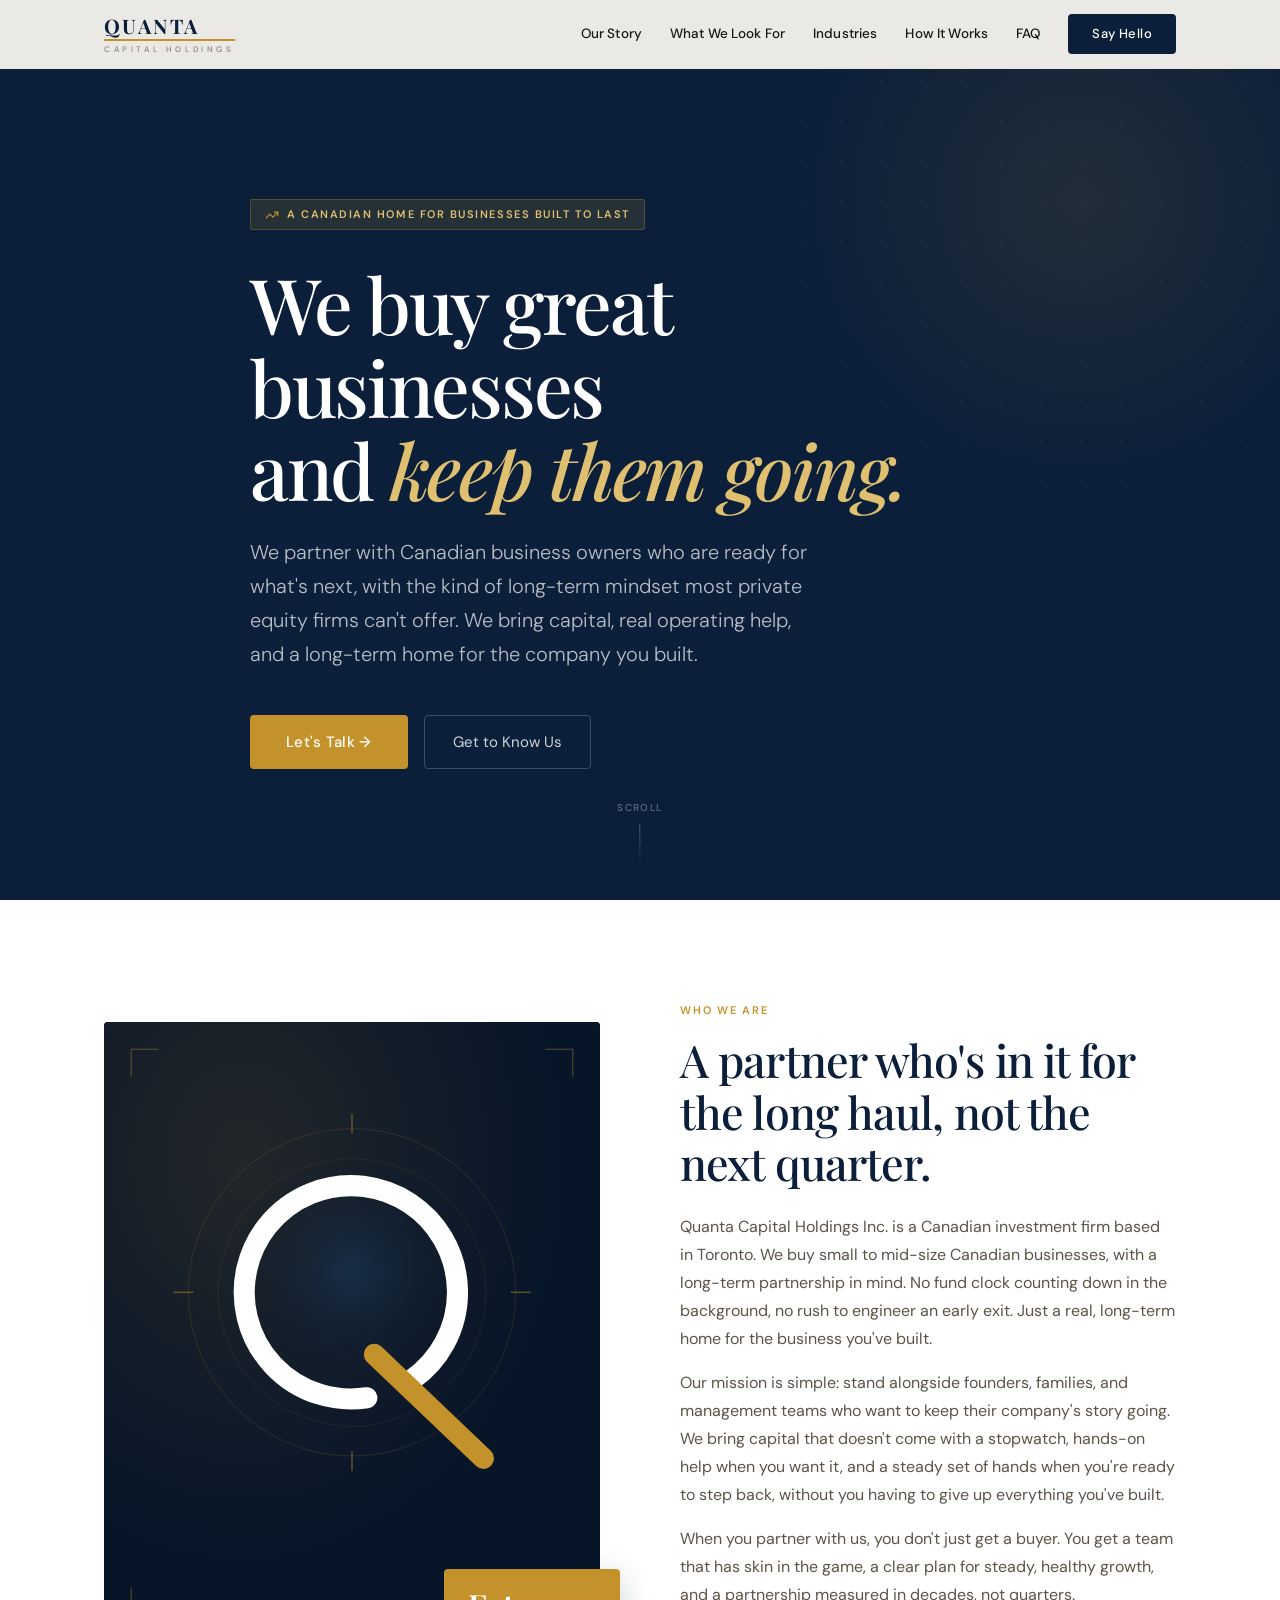
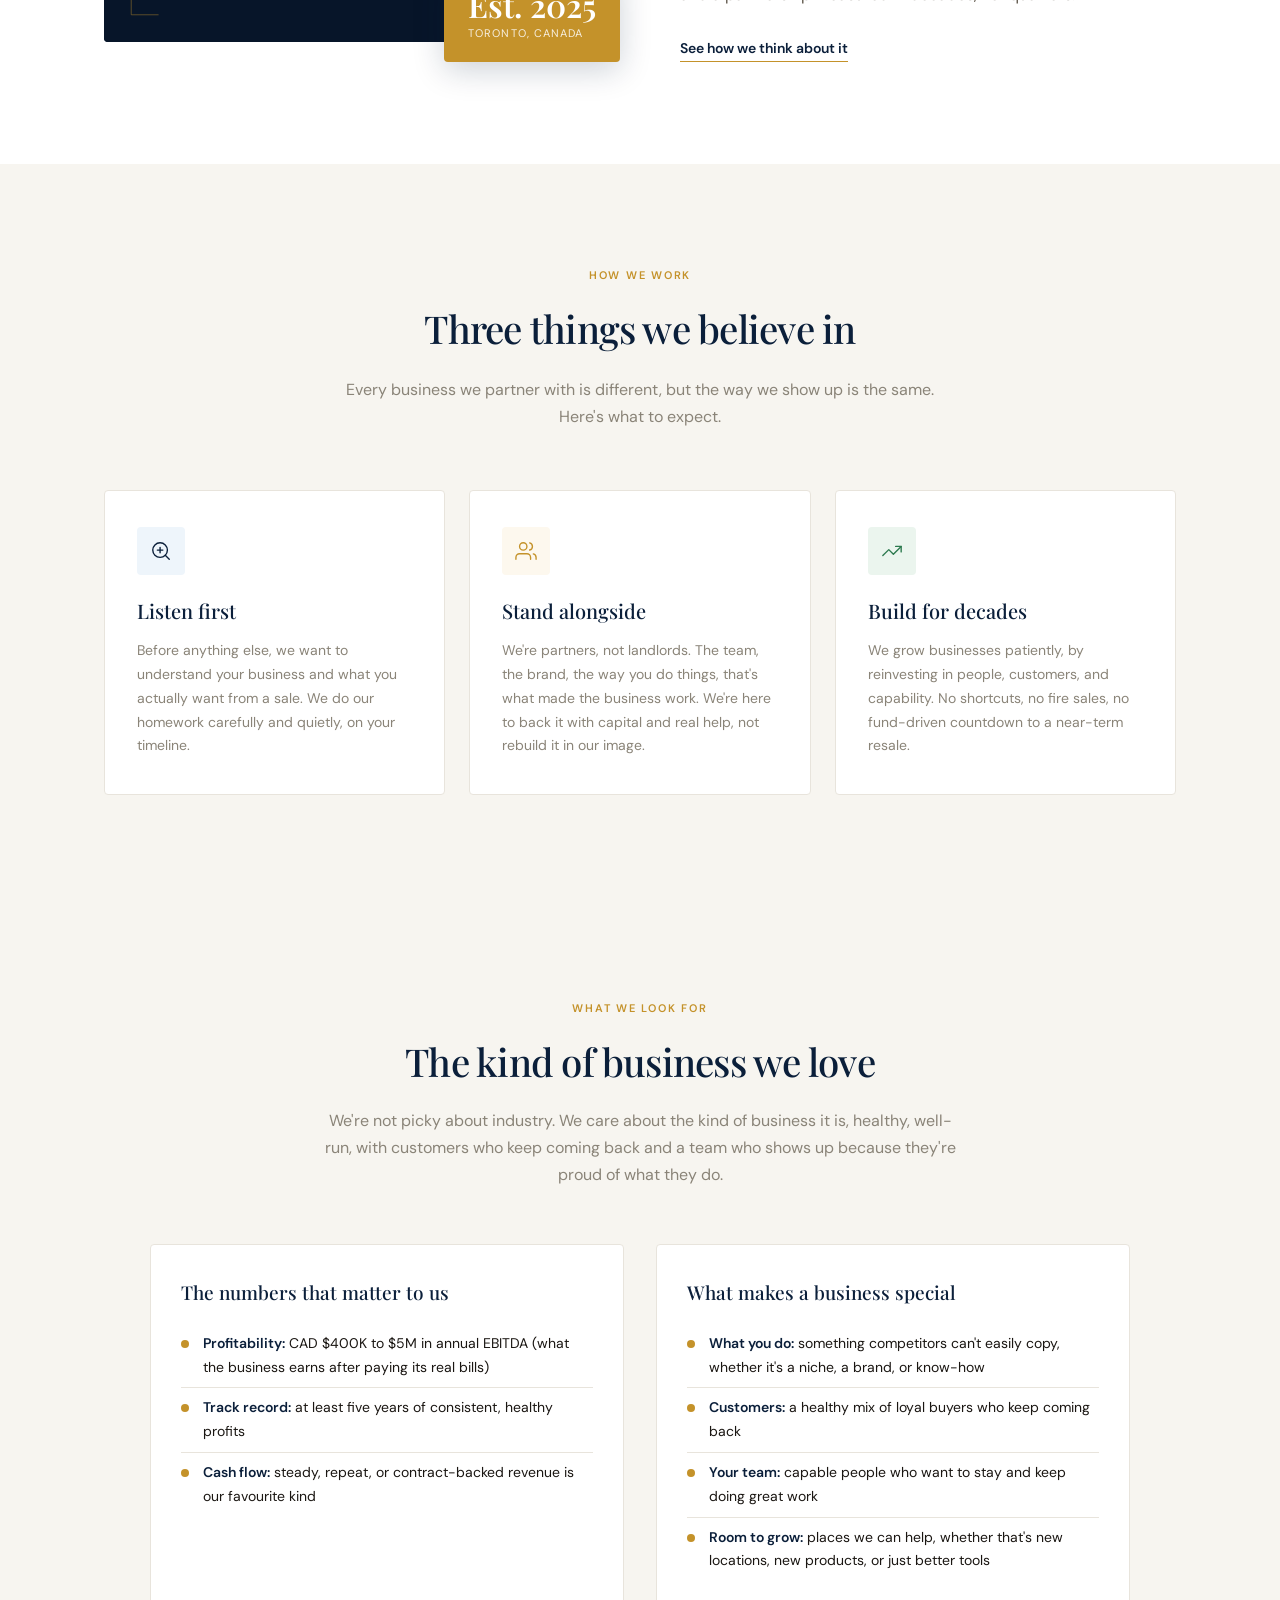
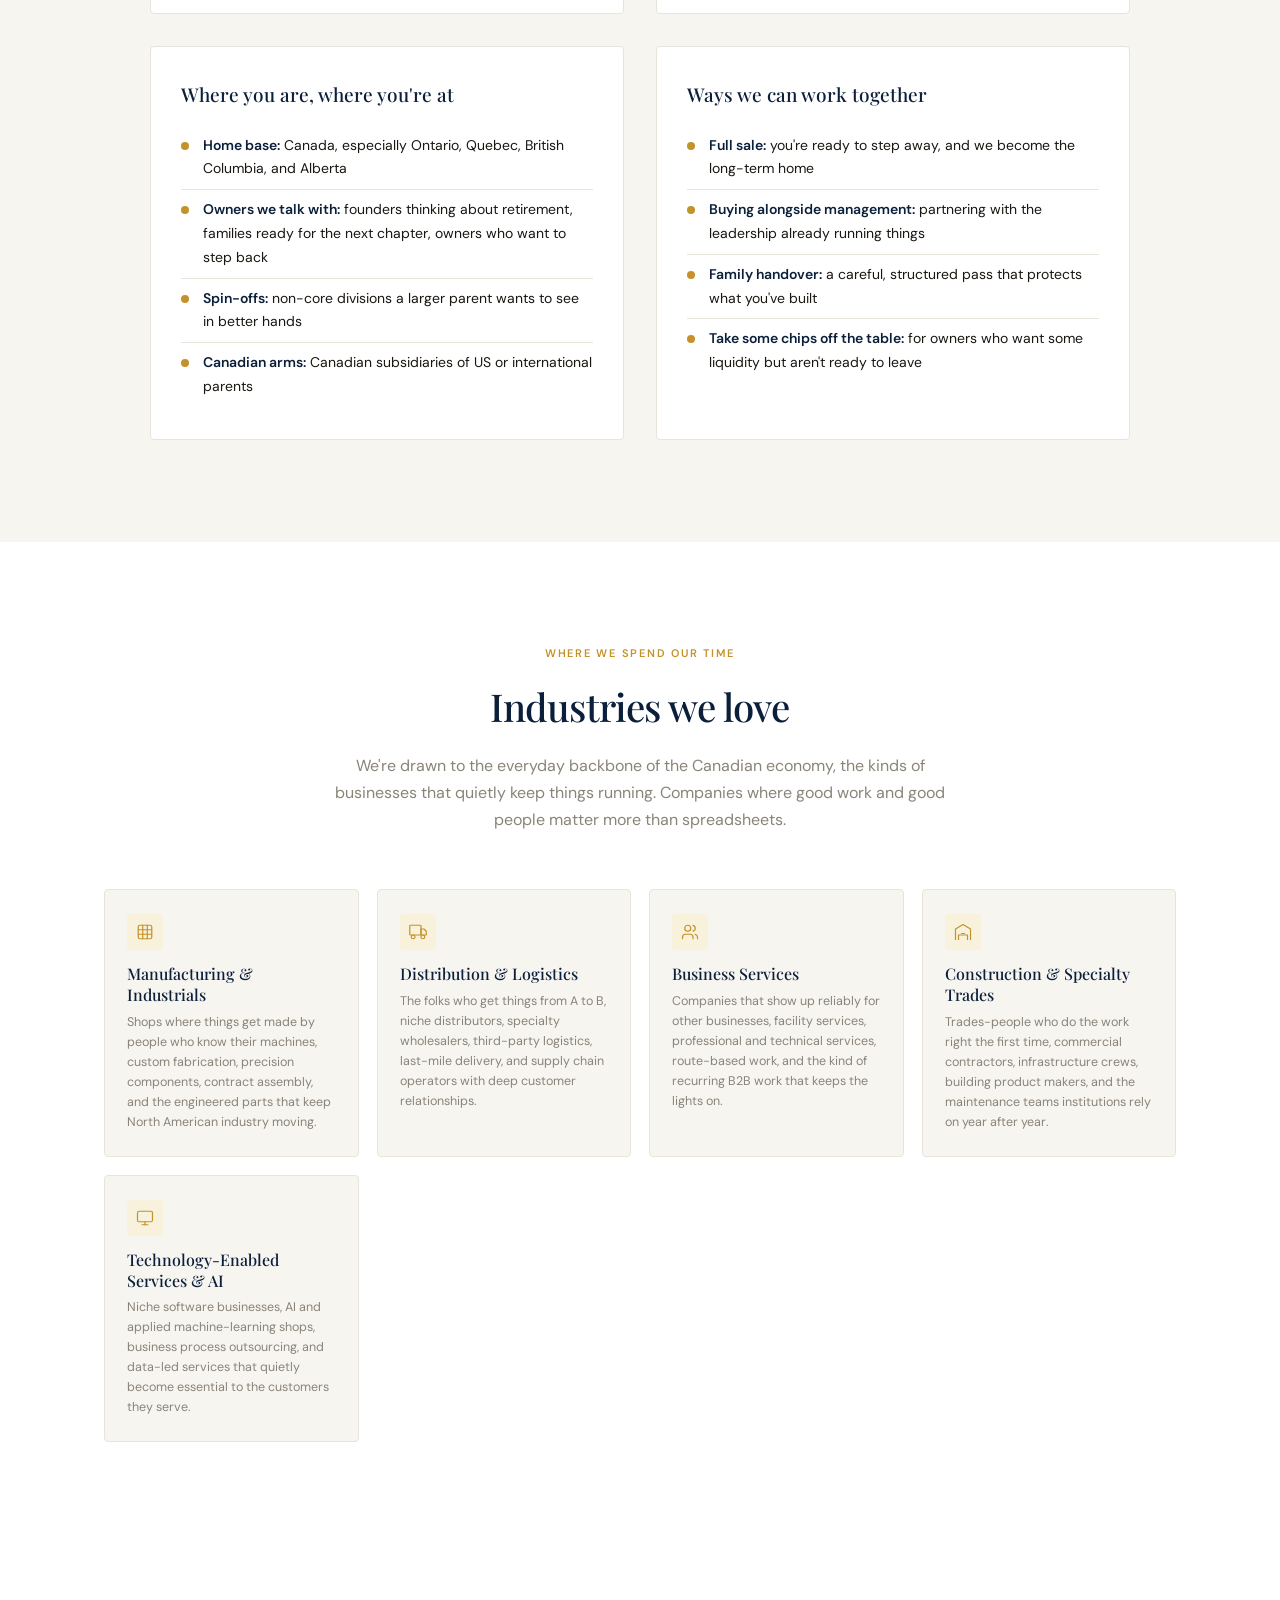
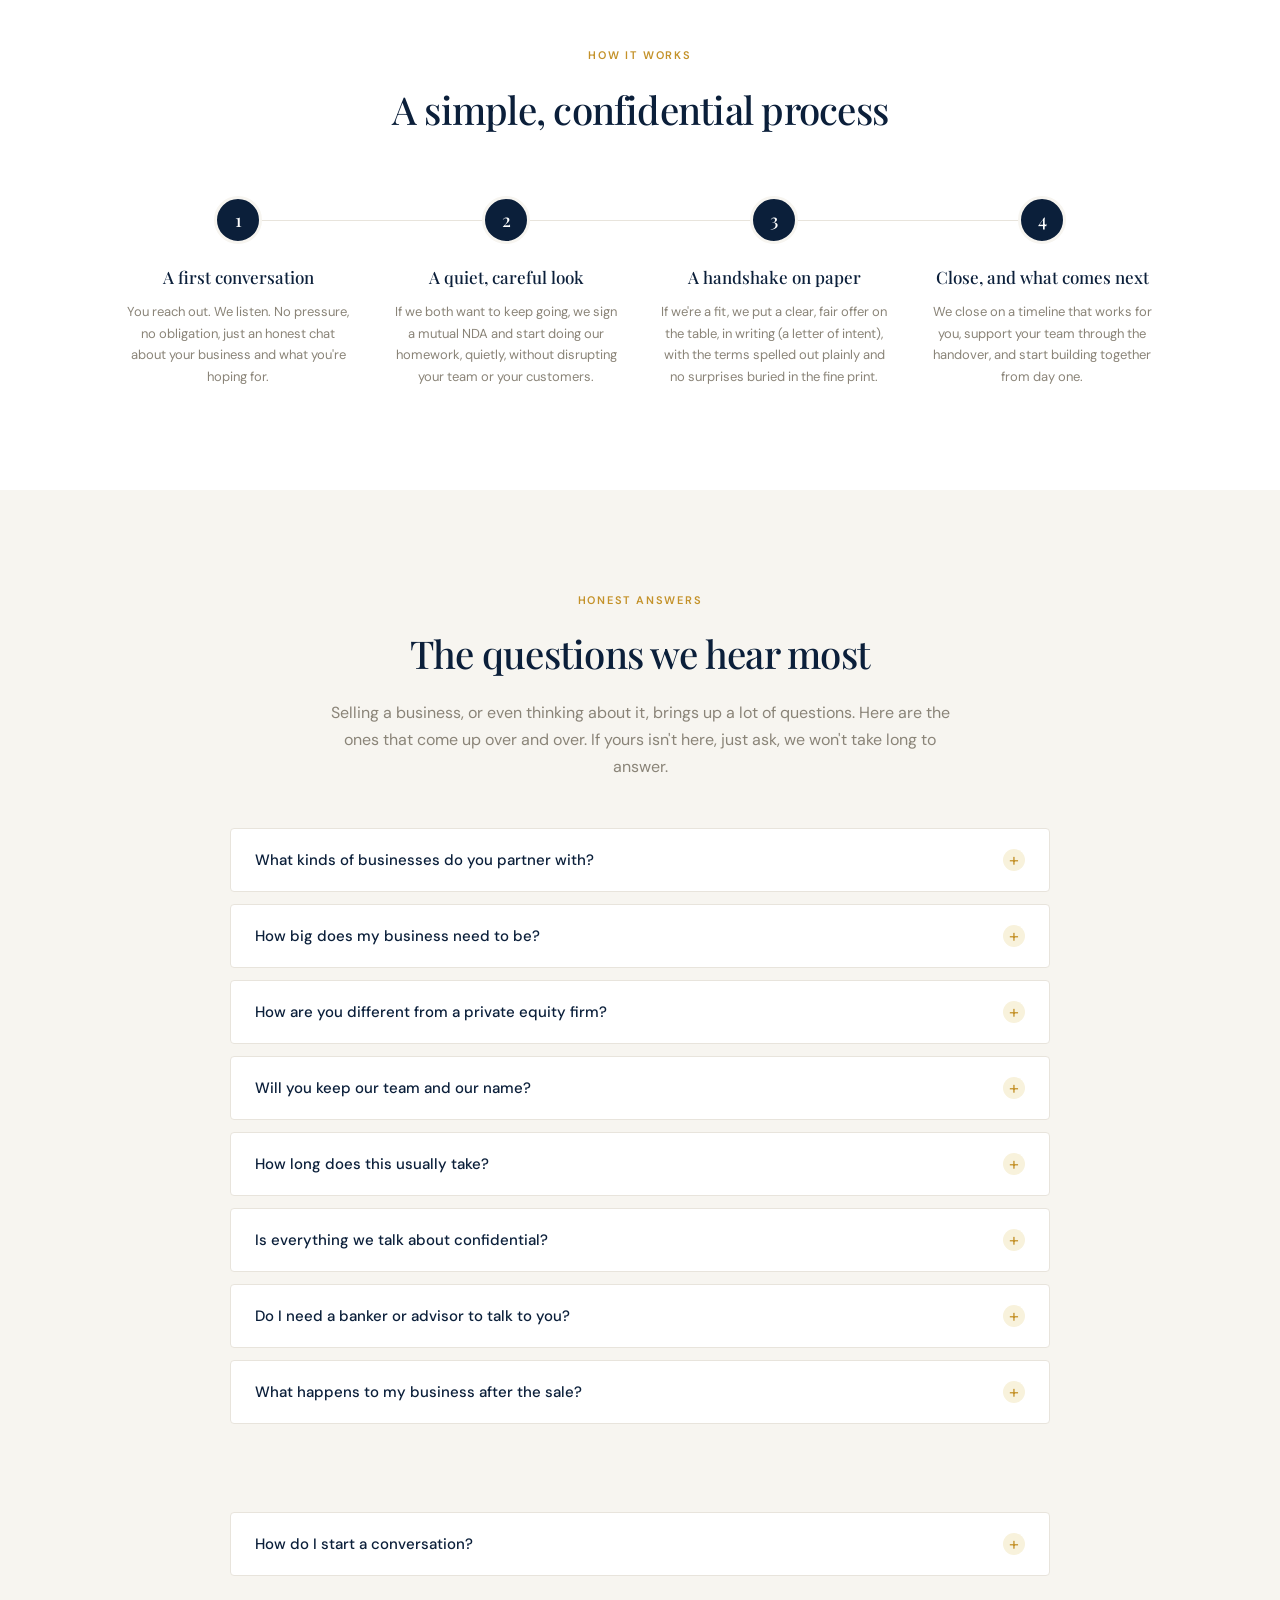
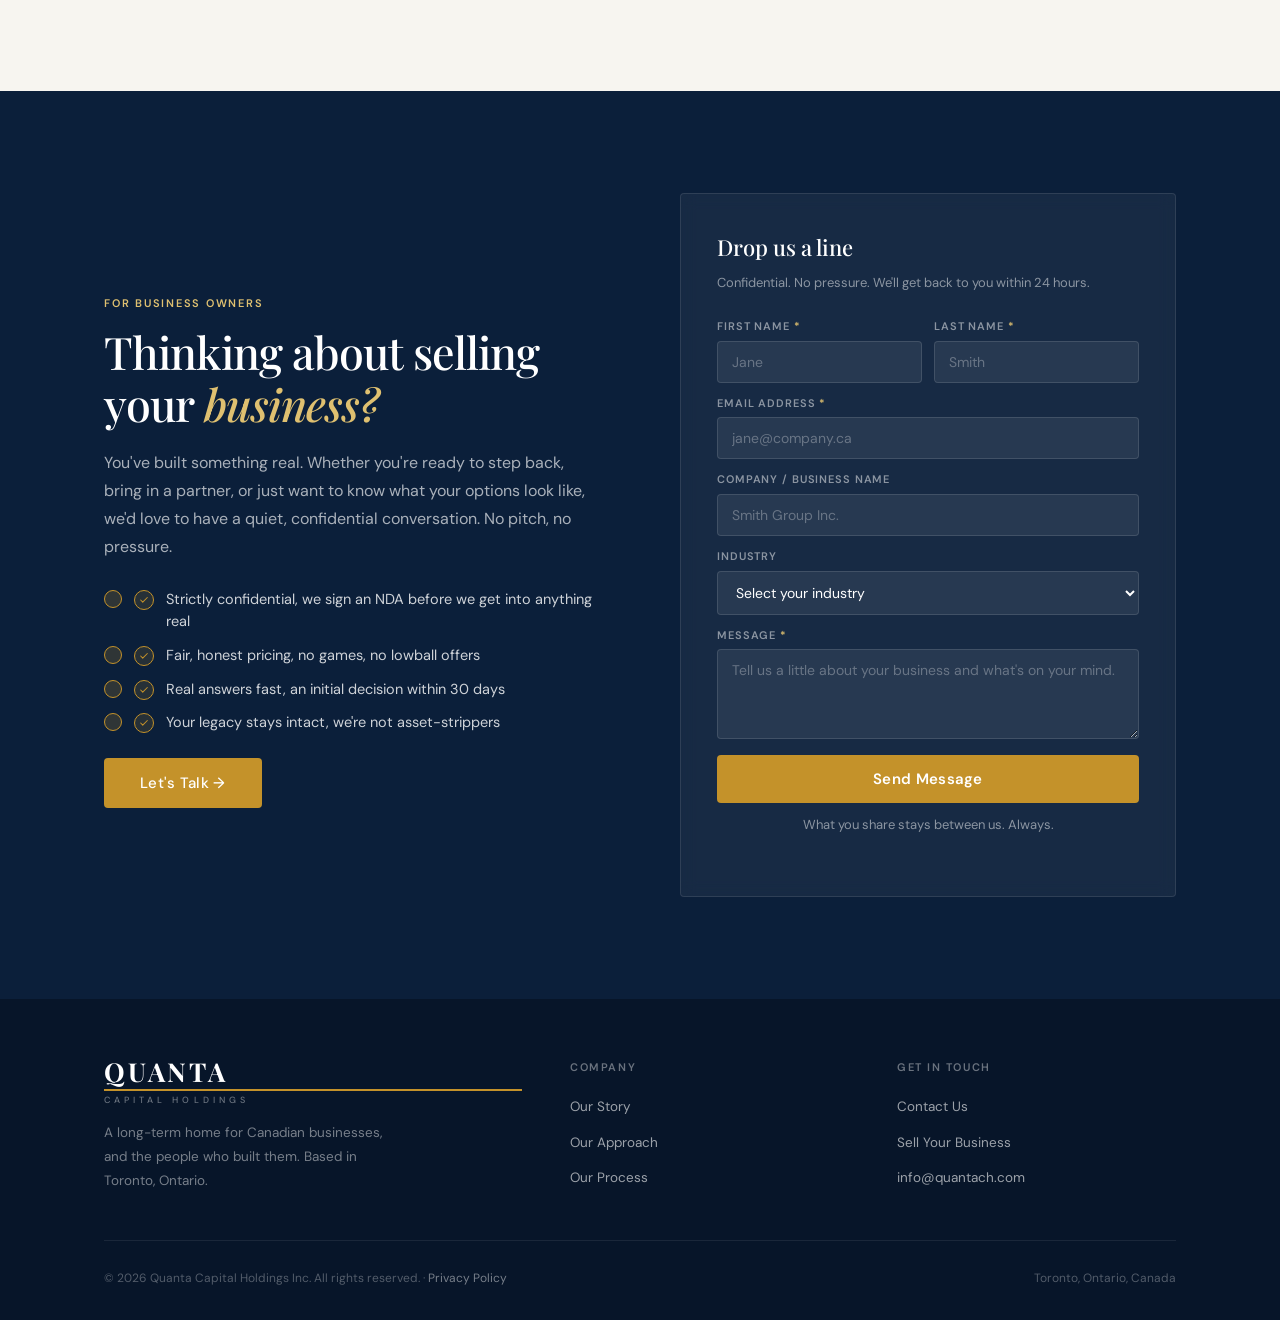
<file: ui_kits/website/index.html>
<!DOCTYPE html>
<html lang="en">
<head>
<meta charset="UTF-8">
<meta name="viewport" content="width=device-width, initial-scale=1.0">

<!-- Primary SEO -->
<title>Quanta Capital Holdings | A Home for Canadian Businesses</title>
<meta name="description" content="A Canadian holding company that buys small to mid-size businesses and partners with them for the long run. A long-term home for the business you've built.">
<meta name="keywords" content="sell my business Canada, Canadian holding company, succession planning, family business sale, business owner exit, partner for small business, Toronto holding company, buyer for my business Canada, alternative to private equity, long-term home for business, Quanta Capital">
<meta name="author" content="Quanta Capital Holdings Inc.">
<meta name="robots" content="index, follow, max-snippet:-1, max-image-preview:large">
<meta name="theme-color" content="#0B1F3A">
<link rel="canonical" href="https://quantach.com/">

<!-- Geo / local SEO -->
<meta name="geo.region" content="CA-ON">
<meta name="geo.placename" content="Toronto">
<meta name="geo.position" content="43.6532;-79.3832">
<meta name="ICBM" content="43.6532, -79.3832">

<!-- Open Graph -->
<meta property="og:type" content="website">
<meta property="og:site_name" content="Quanta Capital Holdings">
<meta property="og:title" content="Quanta Capital Holdings | A Long-Term Home for Canadian Businesses">
<meta property="og:description" content="We buy small to mid-size Canadian businesses and partner with them for the long run. No fund clock counting down in the background, just a long-term home for the business you've built.">
<meta property="og:url" content="https://quantach.com/">
<meta property="og:locale" content="en_CA">
<meta property="og:image" content="https://quantach.com/assets/logo-white.png">
<meta property="og:image:alt" content="Quanta Capital Holdings logo">

<!-- Twitter Card -->
<meta name="twitter:card" content="summary_large_image">
<meta name="twitter:title" content="Quanta Capital Holdings | A Long-Term Home for Canadian Businesses">
<meta name="twitter:description" content="A Canadian holding company buying small to mid-size businesses and standing alongside them for the long run. A long-term home for what you've built.">
<meta name="twitter:image" content="https://quantach.com/assets/logo-white.png">

<!-- Favicons / app icons -->
<link rel="icon" type="image/svg+xml" href="/assets/logo-mark.svg">
<link rel="icon" type="image/png" sizes="256x256" href="/assets/logo-mark.png">
<link rel="apple-touch-icon" href="/assets/logo-mark.png">

<!-- Google Analytics -->
<script async src="https://www.googletagmanager.com/gtag/js?id=G-FZ38SFPC56"></script>
<script>
  window.dataLayer = window.dataLayer || [];
  function gtag(){dataLayer.push(arguments);}
  gtag('js', new Date());
  gtag('config', 'G-FZ38SFPC56');
</script>

<!-- Structured data: Organization -->
<script type="application/ld+json">
{
  "@context": "https://schema.org",
  "@type": "FinancialService",
  "@id": "https://quantach.com/#organization",
  "name": "Quanta Capital Holdings Inc.",
  "alternateName": "Quanta Capital",
  "url": "https://quantach.com/",
  "logo": "https://quantach.com/assets/logo.png",
  "image": "https://quantach.com/assets/logo-white.png",
  "description": "Canadian holding company that buys small to mid-size Canadian businesses and partners with them for the long term, working alongside founders, families, and management teams who want a long-term home for the company they built.",
  "foundingDate": "2025",
  "founder": { "@type": "Organization", "name": "Quanta Capital Holdings Inc." },
  "address": {
    "@type": "PostalAddress",
    "addressLocality": "Toronto",
    "addressRegion": "ON",
    "addressCountry": "CA"
  },
  "areaServed": [
    { "@type": "Country", "name": "Canada" },
    { "@type": "AdministrativeArea", "name": "Ontario" },
    { "@type": "AdministrativeArea", "name": "Quebec" },
    { "@type": "AdministrativeArea", "name": "British Columbia" },
    { "@type": "AdministrativeArea", "name": "Alberta" }
  ],
  "knowsAbout": [
    "Buying and Selling Small to Mid-Size Businesses",
    "Holding Company Investments",
    "Management Buyouts",
    "Succession Planning",
    "Family Business Transitions",
    "Canadian Business Acquisitions"
  ],
  "email": "info@quantach.com",
  "contactPoint": {
    "@type": "ContactPoint",
    "contactType": "Acquisitions",
    "email": "info@quantach.com",
    "availableLanguage": ["English", "French"]
  }
}
</script>

<!-- Structured data: WebSite -->
<script type="application/ld+json">
{
  "@context": "https://schema.org",
  "@type": "WebSite",
  "url": "https://quantach.com/",
  "name": "Quanta Capital Holdings",
  "publisher": { "@id": "https://quantach.com/#organization" },
  "inLanguage": "en-CA"
}
</script>

<!-- Structured data: FAQPage -->
<script type="application/ld+json">
{
  "@context": "https://schema.org",
  "@type": "FAQPage",
  "mainEntity": [
    {"@type": "Question", "name": "What kinds of businesses do you partner with?", "acceptedAnswer": {"@type": "Answer", "text": "Established, healthy Canadian businesses, the kind with steady customers and a team who's proud of the work. We've got real interest in manufacturing, distribution and logistics, business services, the trades, and technology-enabled services including AI. The companies we partner with typically earn between CAD $400K and $5M a year in profit."}},
    {"@type": "Question", "name": "How big does my business need to be?", "acceptedAnswer": {"@type": "Answer", "text": "We work with small to mid-size businesses earning roughly CAD $400K to $5M a year in profit. We're also happy to look at smaller, complementary businesses that would fit alongside one of our companies."}},
    {"@type": "Question", "name": "How are you different from a private equity firm?", "acceptedAnswer": {"@type": "Answer", "text": "Most private equity funds operate on a fixed timeline, they buy a business with the intention of selling it again on a set schedule. We're not built that way. We're a holding company, which means we don't have a fund clock counting down in the background. We come into every partnership planning for the long run, holding the business as long as it makes sense, reinvesting profits back into growth, and making decisions based on what's right for the company."}},
    {"@type": "Question", "name": "Will you keep our team and our name?", "acceptedAnswer": {"@type": "Answer", "text": "Yes. We buy a business for what it already is, not what we want to turn it into. The people, the brand, and the way you run the place, that's what made it successful in the first place. We're not here to redo it. We're here to back it."}},
    {"@type": "Question", "name": "How long does this usually take?", "acceptedAnswer": {"@type": "Answer", "text": "From the first conversation to a signed letter of intent is usually about 30 to 45 days. From there to closing, another 60 to 90 days while we finish our homework, line up financing, and get the paperwork right. We move at a pace that's quick but never rushed."}},
    {"@type": "Question", "name": "Is everything we talk about confidential?", "acceptedAnswer": {"@type": "Answer", "text": "Always. Before we get into anything real, we sign a mutual NDA. Your customers, your team, your suppliers, your competitors, none of them will hear a word from us. The only person who decides who knows is you."}},
    {"@type": "Question", "name": "Do I need a banker or advisor to talk to you?", "acceptedAnswer": {"@type": "Answer", "text": "Not at all. Most of the owners we talk with reach out directly. You're welcome to bring an advisor if you have one, and we always suggest you have your own lawyer and accountant look things over before you sign anything important."}},
    {"@type": "Question", "name": "What happens to my business after the sale?", "acceptedAnswer": {"@type": "Answer", "text": "For the first 100 days, we focus on one thing: keep things steady. Same team, same brand, same way of doing things. After that, we work with your leadership on the things that'll help the business grow, better tools, smart hires, new locations, and sometimes bringing in a complementary business when it makes sense. Always in conversation, never imposed."}},
    {"@type": "Question", "name": "Do I have to stick around after the sale?", "acceptedAnswer": {"@type": "Answer", "text": "Only if you want to. Some owners are ready for a clean break. Others want to stay on for a few years. Plenty land somewhere in the middle, an advisory role, a transition period, something flexible. We shape the deal around what you want, not the other way around."}},
    {"@type": "Question", "name": "How do I start a conversation?", "acceptedAnswer": {"@type": "Answer", "text": "Send us a quick note through our contact form, or email us directly at info@quantach.com. The first call is 30 minutes, no pitch, no pressure, just a chance to get to know each other."}}
  ]
}
</script>

<link href="https://fonts.googleapis.com/css2?family=Playfair+Display:ital,wght@0,400;0,500;0,600;0,700;1,400;1,500&family=DM+Sans:opsz,wght@9..40,300;9..40,400;9..40,500;9..40,600&family=DM+Mono:wght@400;500&display=swap" rel="stylesheet">
<style>
/* ── Reset & Base ─────────────────────────────── */
*, *::before, *::after { box-sizing: border-box; margin: 0; padding: 0; }
html { scroll-behavior: smooth; }
body { font-family: 'DM Sans', system-ui, sans-serif; background: #F7F5F0; color: #1A1612; line-height: 1.6; }
img, svg { display: block; }
a { color: inherit; text-decoration: none; }

/* ── Tokens ───────────────────────────────────── */
:root {
  --navy: #0B1F3A;
  --navy-dark: #071529;
  --navy-light: #1A3A60;
  --gold: #C4922A;
  --gold-light: #DFC070;
  --gold-pale: #F8F2DC;
  --off-white: #F7F5F0;
  --warm-100: #E8E4DC;
  --warm-200: #D2CCBF;
  --warm-400: #8A8478;
  --warm-900: #1A1612;
  --max-w: 1200px;
  --pad-x: clamp(20px, 5vw, 80px);
}

/* ── Layout Helpers ───────────────────────────── */
.container { max-width: var(--max-w); margin: 0 auto; padding: 0 var(--pad-x); }
.section { padding: clamp(60px, 8vw, 110px) 0; }
.eyebrow { font-size: 11px; font-weight: 600; letter-spacing: 0.16em; text-transform: uppercase; color: var(--gold); margin-bottom: 14px; }
.eyebrow.light { color: var(--gold-light); }
.display { font-family: 'Playfair Display', Georgia, serif; font-weight: 500; line-height: 1.1; letter-spacing: -0.02em; }

/* ── NAV ──────────────────────────────────────── */
#nav {
  position: fixed; top: 0; left: 0; right: 0; z-index: 100;
  background: rgba(247,245,240,0.95); backdrop-filter: blur(12px);
  border-bottom: 1px solid var(--warm-100);
  transition: box-shadow 0.3s ease;
}
#nav.scrolled { box-shadow: 0 2px 20px rgba(11,31,58,0.08); }
.nav-inner { max-width: var(--max-w); margin: 0 auto; padding: 0 var(--pad-x); height: 68px; display: flex; align-items: center; justify-content: space-between; }
.nav-logo { display: flex; align-items: center; gap: 11px; cursor: pointer; }
.nav-logo-mark { width: 34px; height: 34px; flex-shrink: 0; }
.nav-wordmark { line-height: 1; }
.nav-wordmark strong { display: block; font-family: 'Playfair Display', serif; font-size: 15px; font-weight: 600; letter-spacing: 0.06em; color: var(--navy); }
.nav-wordmark span { display: block; font-size: 9px; letter-spacing: 0.2em; font-weight: 500; color: var(--warm-400); text-transform: uppercase; margin-top: 2px; }
.nav-links { display: flex; align-items: center; gap: 28px; }
.nav-link { font-size: 13.5px; font-weight: 500; color: var(--warm-900); letter-spacing: 0.01em; transition: color 0.2s; padding: 4px 0; border-bottom: 1.5px solid transparent; }
.nav-link:hover { color: var(--navy); border-bottom-color: var(--gold); }
.nav-btn { background: var(--navy); color: white; padding: 10px 24px; border-radius: 4px; font-size: 13px; font-weight: 500; letter-spacing: 0.03em; transition: background 0.2s, transform 0.15s; }
.nav-btn:hover { background: var(--navy-light); transform: translateY(-1px); }
.nav-mobile-toggle { display: none; flex-direction: column; gap: 5px; cursor: pointer; padding: 4px; }
.nav-mobile-toggle span { width: 22px; height: 2px; background: var(--navy); border-radius: 2px; transition: all 0.2s; }

/* ── HERO ─────────────────────────────────────── */
#hero {
  min-height: 100vh;
  background: var(--navy);
  display: flex; flex-direction: column; justify-content: center;
  position: relative; overflow: hidden;
  padding-top: 68px;
}
.hero-grid {
  background-image: radial-gradient(circle at 1px 1px, rgba(255,255,255,0.04) 1px, transparent 0);
  background-size: 40px 40px;
  position: absolute; inset: 0;
}
.hero-glow {
  position: absolute; width: 600px; height: 600px; border-radius: 50%;
  background: radial-gradient(circle, rgba(196,146,42,0.12) 0%, transparent 70%);
  top: -100px; right: -100px; pointer-events: none;
}
.hero-inner { max-width: var(--max-w); margin: 0 auto; padding: clamp(60px, 10vw, 120px) var(--pad-x); position: relative; z-index: 1; }
.hero-tag { display: inline-flex; align-items: center; gap: 8px; background: rgba(196,146,42,0.15); border: 1px solid rgba(196,146,42,0.3); border-radius: 2px; padding: 6px 14px; margin-bottom: 32px; }
.hero-tag span { font-size: 11px; font-weight: 600; letter-spacing: 0.14em; text-transform: uppercase; color: var(--gold-light); }
.hero-h1 { font-family: 'Playfair Display', serif; font-size: clamp(44px, 6vw, 80px); font-weight: 500; color: white; line-height: 1.08; letter-spacing: -0.03em; max-width: 780px; margin-bottom: 24px; }
.hero-h1 em { font-style: italic; color: var(--gold-light); }
.hero-sub { font-size: clamp(16px, 2vw, 20px); font-weight: 300; color: rgba(255,255,255,0.7); max-width: 560px; line-height: 1.7; margin-bottom: 44px; }
.hero-actions { display: flex; gap: 16px; flex-wrap: wrap; }
.btn-hero-primary { background: var(--gold); color: white; padding: 15px 36px; border-radius: 4px; font-size: 15px; font-weight: 500; letter-spacing: 0.02em; transition: background 0.2s, transform 0.15s; }
.btn-hero-primary:hover { background: #b5841f; transform: translateY(-2px); }
.btn-hero-ghost { background: transparent; color: rgba(255,255,255,0.8); padding: 14px 28px; border-radius: 4px; border: 1.5px solid rgba(255,255,255,0.2); font-size: 15px; font-weight: 400; transition: all 0.2s; }
.btn-hero-ghost:hover { border-color: rgba(255,255,255,0.5); color: white; }
.hero-scroll { position: absolute; bottom: 36px; left: 50%; transform: translateX(-50%); display: flex; flex-direction: column; align-items: center; gap: 8px; }
.hero-scroll span { font-size: 10px; letter-spacing: 0.14em; text-transform: uppercase; color: rgba(255,255,255,0.35); font-weight: 500; }
.scroll-line { width: 1px; height: 40px; background: linear-gradient(to bottom, rgba(255,255,255,0.3), transparent); animation: scrollPulse 2s ease-in-out infinite; }
@keyframes scrollPulse { 0%,100% { opacity: 0.3; } 50% { opacity: 0.8; } }


/* ── ABOUT ────────────────────────────────────── */
#about { background: white; }
.about-grid { display: grid; grid-template-columns: 1fr 1fr; gap: 80px; align-items: center; }
.about-img-wrap { position: relative; }
.about-img-placeholder { width: 100%; aspect-ratio: 4/5; background: var(--navy); border-radius: 4px; overflow: hidden; position: relative; }
.about-img-placeholder::after { content: ''; position: absolute; inset: 0; background: none; }
.about-img-inner { position: absolute; inset: 0; display: flex; align-items: center; justify-content: center; }
.about-img-inner svg { opacity: 1; width: 100%; height: 100%; }
.about-badge { position: absolute; bottom: -20px; right: -20px; background: var(--gold); color: white; padding: 20px 24px; border-radius: 4px; box-shadow: 0 8px 32px rgba(11,31,58,0.2); }
.about-badge-num { font-family: 'Playfair Display', serif; font-size: 32px; font-weight: 600; line-height: 1; }
.about-badge-label { font-size: 11px; letter-spacing: 0.1em; text-transform: uppercase; opacity: 0.85; margin-top: 4px; }
.about-text h2 { font-family: 'Playfair Display', serif; font-size: clamp(32px, 3.5vw, 48px); font-weight: 500; color: var(--navy); line-height: 1.15; letter-spacing: -0.02em; margin-bottom: 24px; }
.about-text p { font-size: 16px; line-height: 1.75; color: #5C5448; margin-bottom: 16px; }
.about-link { display: inline-flex; align-items: center; gap: 8px; font-size: 14px; font-weight: 600; color: var(--navy); margin-top: 12px; border-bottom: 1.5px solid var(--gold); padding-bottom: 2px; transition: gap 0.2s; }
.about-link:hover { gap: 14px; }

/* ── PILLARS ──────────────────────────────────── */
#pillars { background: var(--off-white); }
.pillars-head { text-align: center; max-width: 600px; margin: 0 auto 60px; }
.pillars-head h2 { font-family: 'Playfair Display', serif; font-size: clamp(30px, 3vw, 44px); font-weight: 500; color: var(--navy); letter-spacing: -0.02em; margin-bottom: 16px; }
.pillars-head p { font-size: 16px; color: var(--warm-400); line-height: 1.7; }
.pillars-grid { display: grid; grid-template-columns: repeat(3, 1fr); gap: 24px; }
.pillar-card { background: white; border: 1px solid var(--warm-100); border-radius: 4px; padding: 36px 32px; transition: box-shadow 0.25s, transform 0.25s; }
.pillar-card:hover { box-shadow: 0 8px 32px rgba(11,31,58,0.1); transform: translateY(-3px); }
.pillar-icon { width: 48px; height: 48px; border-radius: 4px; background: #EEF5FB; display: flex; align-items: center; justify-content: center; margin-bottom: 20px; }
.pillar-card h3 { font-family: 'Playfair Display', serif; font-size: 20px; font-weight: 500; color: var(--navy); margin-bottom: 12px; }
.pillar-card p { font-size: 14px; line-height: 1.7; color: var(--warm-400); }

/* ── SELLER CTA ───────────────────────────────── */
#seller-cta { background: var(--navy); }
.seller-inner { display: grid; grid-template-columns: 1fr 1fr; gap: 80px; align-items: center; }
.seller-text h2 { font-family: 'Playfair Display', serif; font-size: clamp(30px, 3.5vw, 50px); font-weight: 500; color: white; line-height: 1.15; letter-spacing: -0.02em; margin-bottom: 20px; }
.seller-text h2 em { font-style: italic; color: var(--gold-light); }
.seller-text p { font-size: 16px; line-height: 1.75; color: rgba(255,255,255,0.65); margin-bottom: 16px; }
.seller-features { list-style: none; margin: 28px 0 36px; display: flex; flex-direction: column; gap: 12px; }
.seller-features li { display: flex; align-items: flex-start; gap: 12px; font-size: 14.5px; color: rgba(255,255,255,0.8); line-height: 1.5; }
.seller-features li::before { content: ''; width: 18px; height: 18px; border-radius: 50%; background: rgba(196,146,42,0.2); border: 1.5px solid var(--gold); flex-shrink: 0; margin-top: 1px; display: flex; align-items: center; justify-content: center; }
.check-icon { display: inline-flex; align-items: center; justify-content: center; width: 20px; height: 20px; border-radius: 50%; background: rgba(196,146,42,0.15); border: 1.5px solid var(--gold); flex-shrink: 0; margin-top: 1px; }
.seller-form-card { background: rgba(255,255,255,0.05); border: 1px solid rgba(255,255,255,0.1); border-radius: 4px; padding: 36px; backdrop-filter: blur(8px); }
.seller-form-card h3 { font-family: 'Playfair Display', serif; font-size: 22px; color: white; font-weight: 500; margin-bottom: 8px; }
.seller-form-card p { font-size: 13px; color: rgba(255,255,255,0.5); margin-bottom: 24px; }
.form-row { display: grid; grid-template-columns: 1fr 1fr; gap: 12px; margin-bottom: 12px; }
.form-field { display: flex; flex-direction: column; gap: 5px; }
.form-field label { font-size: 11px; font-weight: 600; letter-spacing: 0.08em; text-transform: uppercase; color: rgba(255,255,255,0.5); }
.form-field input, .form-field textarea, .form-field select {
  font-family: 'DM Sans', sans-serif; font-size: 14px;
  background: rgba(255,255,255,0.07); border: 1px solid rgba(255,255,255,0.12);
  border-radius: 4px; padding: 11px 14px; color: white; outline: none;
  transition: border-color 0.2s, background 0.2s; width: 100%;
}
.form-field input::placeholder, .form-field textarea::placeholder { color: rgba(255,255,255,0.3); }
.form-field input:focus, .form-field textarea:focus, .form-field select:focus { border-color: var(--gold); background: rgba(255,255,255,0.1); }
.form-field textarea { resize: vertical; min-height: 90px; }
.form-field select option { background: #071529; color: white; }
.form-req { color: var(--gold-light); }
.form-submit { width: 100%; background: var(--gold); color: white; border: none; border-radius: 4px; padding: 14px; font-family: 'DM Sans', sans-serif; font-size: 15px; font-weight: 600; cursor: pointer; transition: background 0.2s, transform 0.15s; margin-top: 8px; letter-spacing: 0.02em; }
.form-submit:hover { background: #b5841f; transform: translateY(-1px); }
.form-privacy { font-size: 11px; color: rgba(255,255,255,0.35); text-align: center; margin-top: 12px; }

/* ── INVESTMENT CRITERIA ───────────────────────── */
#criteria { background: var(--off-white); }
.criteria-head { text-align: center; max-width: 640px; margin: 0 auto 56px; }
.criteria-head h2 { font-family: 'Playfair Display', serif; font-size: clamp(28px, 3vw, 42px); font-weight: 500; color: var(--navy); letter-spacing: -0.02em; margin-bottom: 14px; }
.criteria-head > p { font-size: 16px; color: var(--warm-400); line-height: 1.7; }
.criteria-grid { display: grid; grid-template-columns: repeat(2, 1fr); gap: 32px; max-width: 980px; margin: 0 auto; }
.criteria-card { background: white; border: 1px solid var(--warm-100); border-radius: 4px; padding: 32px 30px; }
.criteria-card h3 { font-family: 'Playfair Display', serif; font-size: 19px; font-weight: 500; color: var(--navy); margin-bottom: 16px; }
.criteria-card ul { list-style: none; }
.criteria-card ul li { font-size: 14px; line-height: 1.7; color: var(--warm-900); padding: 8px 0 8px 22px; position: relative; border-bottom: 1px solid var(--warm-100); }
.criteria-card ul li:last-child { border-bottom: none; }
.criteria-card ul li::before { content: ''; position: absolute; left: 0; top: 16px; width: 8px; height: 8px; background: var(--gold); border-radius: 50%; }
.criteria-card ul li strong { color: var(--navy); font-weight: 600; }

/* ── INDUSTRIES ────────────────────────────────── */
#industries { background: white; }
.industries-head { text-align: center; max-width: 640px; margin: 0 auto 56px; }
.industries-head h2 { font-family: 'Playfair Display', serif; font-size: clamp(28px, 3vw, 42px); font-weight: 500; color: var(--navy); letter-spacing: -0.02em; margin-bottom: 14px; }
.industries-head > p { font-size: 16px; color: var(--warm-400); line-height: 1.7; }
.industries-grid { display: grid; grid-template-columns: repeat(4, 1fr); gap: 18px; }
.industry-card { background: var(--off-white); border: 1px solid var(--warm-100); border-radius: 4px; padding: 24px 22px; transition: border-color 0.2s, transform 0.2s, box-shadow 0.2s; }
.industry-card:hover { border-color: var(--gold-light); transform: translateY(-2px); box-shadow: 0 8px 24px rgba(11,31,58,0.06); }
.industry-card .industry-icon { width: 36px; height: 36px; border-radius: 4px; background: var(--gold-pale); display: flex; align-items: center; justify-content: center; margin-bottom: 14px; }
.industry-card h3 { font-family: 'Playfair Display', serif; font-size: 16px; font-weight: 500; color: var(--navy); margin-bottom: 6px; line-height: 1.3; }
.industry-card p { font-size: 12.5px; line-height: 1.6; color: var(--warm-400); }

/* ── FAQ ──────────────────────────────────────── */
#faq { background: var(--off-white); }
.faq-head { text-align: center; max-width: 640px; margin: 0 auto 48px; }
.faq-head h2 { font-family: 'Playfair Display', serif; font-size: clamp(28px, 3vw, 42px); font-weight: 500; color: var(--navy); letter-spacing: -0.02em; margin-bottom: 14px; }
.faq-head > p { font-size: 16px; color: var(--warm-400); line-height: 1.7; }
.faq-list { max-width: 820px; margin: 0 auto; }
.faq-item { background: white; border: 1px solid var(--warm-100); border-radius: 4px; margin-bottom: 12px; overflow: hidden; }
.faq-q { width: 100%; background: none; border: none; cursor: pointer; padding: 20px 24px; text-align: left; font-family: 'DM Sans', sans-serif; font-size: 15px; font-weight: 500; color: var(--navy); display: flex; justify-content: space-between; align-items: center; gap: 16px; transition: background 0.15s; }
.faq-q:hover { background: var(--off-white); }
.faq-q .faq-toggle { width: 22px; height: 22px; border-radius: 50%; background: var(--gold-pale); color: var(--gold); display: flex; align-items: center; justify-content: center; font-size: 18px; font-weight: 400; flex-shrink: 0; transition: transform 0.2s, background 0.2s; }
.faq-item.open .faq-q .faq-toggle { transform: rotate(45deg); background: var(--gold); color: white; }
.faq-a { max-height: 0; overflow: hidden; transition: max-height 0.3s ease; }
.faq-item.open .faq-a { max-height: 500px; }
.faq-a-inner { padding: 0 24px 22px; font-size: 14px; line-height: 1.75; color: var(--warm-400); }

/* ── PROCESS ──────────────────────────────────── */
#process { background: white; }
.process-head { text-align: center; max-width: 560px; margin: 0 auto 56px; }
.process-head h2 { font-family: 'Playfair Display', serif; font-size: clamp(28px, 3vw, 42px); font-weight: 500; color: var(--navy); letter-spacing: -0.02em; margin-bottom: 14px; }
.process-steps { display: grid; grid-template-columns: repeat(4, 1fr); gap: 0; position: relative; }
.process-steps::before { content: ''; position: absolute; top: 24px; left: 12.5%; right: 12.5%; height: 1px; background: var(--warm-100); z-index: 0; }
.process-step { padding: 0 20px; text-align: center; position: relative; z-index: 1; }
.step-num { width: 48px; height: 48px; border-radius: 50%; background: var(--navy); color: white; font-family: 'Playfair Display', serif; font-size: 18px; font-weight: 500; display: flex; align-items: center; justify-content: center; margin: 0 auto 20px; border: 3px solid var(--off-white); }
.process-step h4 { font-family: 'Playfair Display', serif; font-size: 17px; font-weight: 500; color: var(--navy); margin-bottom: 10px; }
.process-step p { font-size: 13px; line-height: 1.65; color: var(--warm-400); }

/* ── HONEYPOT (bot trap; keep off-screen, never display:none) ── */
.hp-wrap { position:absolute; left:-9999px; top:auto; width:1px; height:1px; overflow:hidden; }

/* ── PRIVACY PAGE ─────────────────────────────── */
#privacy-page { display: none; }
.privacy-hero { background: var(--navy); padding: clamp(60px,8vw,100px) 0 clamp(40px,6vw,70px); }
.privacy-hero h1 { font-family: 'Playfair Display', serif; font-size: clamp(32px,4vw,52px); color: white; font-weight: 500; letter-spacing: -0.02em; line-height: 1.1; margin-bottom: 12px; }
.privacy-hero p { font-size: 15px; color: rgba(255,255,255,0.5); }
.privacy-body { background: var(--off-white); padding: clamp(48px,6vw,80px) 0; }
.privacy-content { max-width: 740px; }
.privacy-content h2 { font-family: 'Playfair Display', serif; font-size: 22px; font-weight: 500; color: var(--navy); margin: 40px 0 12px; }
.privacy-content h2:first-child { margin-top: 0; }
.privacy-content p { font-size: 14.5px; line-height: 1.8; color: var(--warm-400); margin-bottom: 14px; }
.privacy-content ul { padding-left: 20px; margin-bottom: 14px; }
.privacy-content ul li { font-size: 14.5px; line-height: 1.8; color: var(--warm-400); margin-bottom: 6px; }
.privacy-content a { color: var(--navy); text-decoration: underline; }

/* ── CONTACT PAGE ─────────────────────────────── */
#contact-page { display: none; }
#contact-page.active { display: block; }
.contact-hero { background: var(--navy); padding: clamp(60px,8vw,100px) 0 clamp(40px,6vw,70px); }
.contact-hero h1 { font-family: 'Playfair Display', serif; font-size: clamp(36px,5vw,64px); color: white; font-weight: 500; letter-spacing: -0.02em; line-height: 1.1; margin-bottom: 16px; }
.contact-hero p { font-size: 18px; color: rgba(255,255,255,0.6); max-width: 520px; line-height: 1.7; }
.contact-body { background: var(--off-white); padding: clamp(48px,6vw,80px) 0; }
.contact-grid { display: grid; grid-template-columns: 1fr 1.6fr; gap: 64px; align-items: start; }
.contact-info h3 { font-family: 'Playfair Display', serif; font-size: 22px; font-weight: 500; color: var(--navy); margin-bottom: 12px; }
.contact-info p { font-size: 14px; line-height: 1.7; color: var(--warm-400); margin-bottom: 32px; }
.contact-detail { display: flex; align-items: flex-start; gap: 14px; margin-bottom: 20px; }
.contact-detail-icon { width: 40px; height: 40px; border-radius: 4px; background: white; border: 1px solid var(--warm-100); display: flex; align-items: center; justify-content: center; flex-shrink: 0; }
.contact-detail-text strong { display: block; font-size: 12px; font-weight: 600; letter-spacing: 0.08em; text-transform: uppercase; color: var(--warm-400); margin-bottom: 2px; }
.contact-detail-text span { font-size: 14px; color: var(--navy); }
.contact-form-card { background: white; border: 1px solid var(--warm-100); border-radius: 4px; box-shadow: 0 2px 20px rgba(11,31,58,0.06); padding: 40px; }
.contact-form-card h3 { font-family: 'Playfair Display', serif; font-size: 24px; color: var(--navy); font-weight: 500; margin-bottom: 6px; }
.contact-form-card .sub { font-size: 14px; color: var(--warm-400); margin-bottom: 28px; }
.field-group { display: grid; grid-template-columns: 1fr 1fr; gap: 16px; margin-bottom: 16px; }
.field-single { margin-bottom: 16px; }
.cf-label { display: block; font-size: 12px; font-weight: 600; letter-spacing: 0.06em; text-transform: uppercase; color: var(--warm-400); margin-bottom: 6px; }
.cf-input, .cf-textarea, .cf-select {
  width: 100%; font-family: 'DM Sans', sans-serif; font-size: 14.5px;
  border: 1.5px solid var(--warm-200); border-radius: 4px;
  padding: 11px 14px; color: var(--warm-900); background: white;
  outline: none; transition: border-color 0.2s, box-shadow 0.2s;
}
.cf-input:focus, .cf-textarea:focus, .cf-select:focus { border-color: var(--navy); box-shadow: 0 0 0 3px rgba(11,31,58,0.07); }
.cf-textarea { resize: vertical; min-height: 110px; }
.cf-req { color: var(--gold); }
.cf-submit { width: 100%; background: var(--navy); color: white; border: none; border-radius: 4px; padding: 15px; font-family: 'DM Sans', sans-serif; font-size: 16px; font-weight: 500; cursor: pointer; transition: background 0.2s, transform 0.15s; margin-top: 8px; letter-spacing: 0.02em; }
.cf-submit:hover { background: var(--navy-light); transform: translateY(-1px); }
.cf-note { font-size: 12px; color: var(--warm-400); text-align: center; margin-top: 14px; line-height: 1.6; }
.success-msg { display: none; text-align: center; padding: 48px 32px; }
.success-msg.show { display: block; }
.success-icon { width: 60px; height: 60px; background: #EBF5EE; border-radius: 50%; margin: 0 auto 20px; display: flex; align-items: center; justify-content: center; }
.success-msg h3 { font-family: 'Playfair Display', serif; font-size: 26px; color: var(--navy); margin-bottom: 10px; }
.success-msg p { font-size: 15px; color: var(--warm-400); line-height: 1.7; }

/* ── FOOTER ───────────────────────────────────── */
#footer { background: var(--navy-dark); padding: 60px 0 32px; }
.footer-inner { max-width: var(--max-w); margin: 0 auto; padding: 0 var(--pad-x); }
.footer-top { display: grid; grid-template-columns: 1.5fr 1fr 1fr; gap: 48px; margin-bottom: 48px; }
.footer-brand p { font-size: 13.5px; line-height: 1.75; color: rgba(255,255,255,0.45); margin-top: 16px; max-width: 300px; }
.footer-col h4 { font-size: 11px; font-weight: 600; letter-spacing: 0.14em; text-transform: uppercase; color: rgba(255,255,255,0.4); margin-bottom: 16px; }
.footer-col ul { list-style: none; display: flex; flex-direction: column; gap: 10px; }
.footer-col ul li a { font-size: 13.5px; color: rgba(255,255,255,0.6); transition: color 0.2s; }
.footer-col ul li a:hover { color: white; }
.footer-bottom { border-top: 1px solid rgba(255,255,255,0.08); padding-top: 28px; display: flex; align-items: center; justify-content: space-between; }
.footer-legal { font-size: 12px; color: rgba(255,255,255,0.3); }
.footer-legal a { color: rgba(255,255,255,0.45); transition: color 0.2s; }
.footer-legal a:hover { color: rgba(255,255,255,0.7); }

/* ── HOME PAGE ────────────────────────────────── */
#home-page { display: block; }
#home-page.hidden { display: none; }

/* ── Responsive ───────────────────────────────── */
@media (max-width: 900px) {
  .about-grid, .seller-inner, .contact-grid { grid-template-columns: 1fr; gap: 40px; }
  .pillars-grid { grid-template-columns: 1fr 1fr; }
  .process-steps { grid-template-columns: 1fr 1fr; }
  .industries-grid { grid-template-columns: 1fr 1fr; }
  .criteria-grid { grid-template-columns: 1fr; }
  .process-steps::before { display: none; }
  .process-step { margin-bottom: 32px; }
.footer-top { grid-template-columns: 1fr 1fr; }
  .nav-links { display: none; }
  .nav-mobile-toggle { display: flex; }
  .form-row { grid-template-columns: 1fr; }
  .field-group { grid-template-columns: 1fr; }
  .about-img-placeholder { aspect-ratio: 16/9; }
}
@media (max-width: 600px) {
  .pillars-grid, .process-steps, .industries-grid { grid-template-columns: 1fr; }
  .footer-top { grid-template-columns: 1fr; }
  .hero-actions { flex-direction: column; }
  .btn-hero-primary, .btn-hero-ghost { text-align: center; }
}

/* ── Animations ───────────────────────────────── */
.fade-in { opacity: 0; transform: translateY(20px); transition: opacity 0.6s ease, transform 0.6s ease; }
.fade-in.visible { opacity: 1; transform: translateY(0); }
</style>
</head>
<body>

<!-- NAV -->
<nav id="nav">
  <div class="nav-inner">
    <a class="nav-logo" onclick="showPage('home')" style="text-decoration:none">
      <div style="line-height:1">
        <span style="display:block; font-family:'Playfair Display',Georgia,serif; font-size:20px; font-weight:700; letter-spacing:0.12em; color:#0B1F3A;">QUANTA</span>
        <span style="display:block; height:2px; background:#C4922A; margin:3px 0 4px; width:100%;"></span>
        <span style="display:block; font-family:'DM Sans',sans-serif; font-size:8px; letter-spacing:0.45em; font-weight:500; color:#8A8478; text-transform:uppercase;">Capital Holdings</span>
      </div>
    </a>
    <div class="nav-links">
      <a class="nav-link" onclick="showPage('home'); scrollToSection('about'); return false;" href="javascript:void(0)">Our Story</a>
      <a class="nav-link" onclick="showPage('home'); scrollToSection('criteria'); return false;" href="javascript:void(0)">What We Look For</a>
      <a class="nav-link" onclick="showPage('home'); scrollToSection('industries'); return false;" href="javascript:void(0)">Industries</a>
      <a class="nav-link" onclick="showPage('home'); scrollToSection('process'); return false;" href="javascript:void(0)">How It Works</a>
      <a class="nav-link" onclick="showPage('home'); scrollToSection('faq'); return false;" href="javascript:void(0)">FAQ</a>
      <a class="nav-btn" onclick="showPage('contact'); return false;" href="javascript:void(0)">Say Hello</a>
    </div>
    <div class="nav-mobile-toggle" onclick="toggleMobileNav()">
      <span></span><span></span><span></span>
    </div>
  </div>
</nav>

<!-- ═══════════════════════ HOME PAGE ═══════════════════════ -->
<div id="home-page">

<!-- HERO -->
<section id="hero">
  <div class="hero-grid"></div>
  <div class="hero-glow"></div>
  <div class="hero-inner">
    <div class="hero-tag">
      <svg width="14" height="14" viewBox="0 0 24 24" fill="none" stroke="#C4922A" stroke-width="2" stroke-linecap="round" stroke-linejoin="round"><polyline points="22 7 13.5 15.5 8.5 10.5 2 17"/><polyline points="16 7 22 7 22 13"/></svg>
      <span>A Canadian home for businesses built to last</span>
    </div>
    <h1 class="hero-h1">We buy great businesses<br>and <em>keep them going.</em></h1>
    <p class="hero-sub">We partner with Canadian business owners who are ready for what's next, with the kind of long-term mindset most private equity firms can't offer. We bring capital, real operating help, and a long-term home for the company you built.</p>
    <div class="hero-actions">
      <a class="btn-hero-primary" onclick="showPage('contact'); return false;" href="javascript:void(0)">Let's Talk →</a>
      <a class="btn-hero-ghost" onclick="scrollToSection('about'); return false;" href="javascript:void(0)">Get to Know Us</a>
    </div>
  </div>
  <div class="hero-scroll">
    <span>Scroll</span>
    <div class="scroll-line"></div>
  </div>
</section>

<!-- ABOUT -->
<section id="about" class="section">
  <div class="container">
    <div class="about-grid">
      <div class="about-img-wrap fade-in">
        <div class="about-img-placeholder">
          <div class="about-img-inner">
            <svg xmlns="http://www.w3.org/2000/svg" viewBox="0 0 400 500" preserveAspectRatio="xMidYMid slice">
              <defs>
                <radialGradient id="bg-glow" cx="28%" cy="22%" r="65%">
                  <stop offset="0%" stop-color="#C4922A" stop-opacity="0.14"/>
                  <stop offset="100%" stop-color="#C4922A" stop-opacity="0"/>
                </radialGradient>
                <radialGradient id="q-halo" cx="50%" cy="44%" r="35%">
                  <stop offset="0%" stop-color="#1A3A60" stop-opacity="0.55"/>
                  <stop offset="100%" stop-color="#071529" stop-opacity="0"/>
                </radialGradient>
              </defs>

              <!-- Deep navy base -->
              <rect width="400" height="500" fill="#071529"/>
              <!-- Warm gold ambient light (top-left) -->
              <rect width="400" height="500" fill="url(#bg-glow)"/>
              <!-- Subtle halo behind the Q -->
              <ellipse cx="200" cy="218" rx="140" ry="140" fill="url(#q-halo)"/>

              <!-- Outer decorative ring -->
              <circle cx="200" cy="218" r="132" fill="none" stroke="#C4922A" stroke-width="0.6" opacity="0.22"/>
              <!-- Inner decorative ring -->
              <circle cx="200" cy="218" r="108" fill="none" stroke="#C4922A" stroke-width="0.6" opacity="0.14"/>

              <!-- Cardinal crosshair ticks on outer ring -->
              <line x1="200" y1="74"  x2="200" y2="90"  stroke="#C4922A" stroke-width="1.2" opacity="0.45"/>
              <line x1="200" y1="346" x2="200" y2="362" stroke="#C4922A" stroke-width="1.2" opacity="0.45"/>
              <line x1="56"  y1="218" x2="72"  y2="218" stroke="#C4922A" stroke-width="1.2" opacity="0.45"/>
              <line x1="328" y1="218" x2="344" y2="218" stroke="#C4922A" stroke-width="1.2" opacity="0.45"/>

              <!-- Corner registration marks -->
              <line x1="22" y1="22" x2="44" y2="22" stroke="#C4922A" stroke-width="1" opacity="0.35"/>
              <line x1="22" y1="22" x2="22" y2="44" stroke="#C4922A" stroke-width="1" opacity="0.35"/>
              <line x1="378" y1="22" x2="356" y2="22" stroke="#C4922A" stroke-width="1" opacity="0.35"/>
              <line x1="378" y1="22" x2="378" y2="44" stroke="#C4922A" stroke-width="1" opacity="0.35"/>
              <line x1="22" y1="478" x2="44" y2="478" stroke="#C4922A" stroke-width="1" opacity="0.35"/>
              <line x1="22" y1="478" x2="22" y2="456" stroke="#C4922A" stroke-width="1" opacity="0.35"/>
              <line x1="378" y1="478" x2="356" y2="478" stroke="#C4922A" stroke-width="1" opacity="0.35"/>
              <line x1="378" y1="478" x2="378" y2="456" stroke="#C4922A" stroke-width="1" opacity="0.35"/>

              <!-- THE Q MARK -->
              <!-- Arc: center(200,218) r=86, gap from 55° to 82° (lower-right) -->
              <!-- 55°: (249.3, 288.4)   82°: (212.0, 303.2) -->
              <path d="M 212 303 A 86 86 0 1 1 249 288"
                    fill="none" stroke="#FFFFFF" stroke-width="17" stroke-linecap="round"/>
              <!-- Gold tail: starts inside the circle, crosses the gap, extends outward -->
              <line x1="218" y1="268" x2="306" y2="352"
                    stroke="#C4922A" stroke-width="17" stroke-linecap="round"/>
            </svg>
          </div>
        </div>
        <div class="about-badge">
          <div class="about-badge-num">Est. 2025</div>
          <div class="about-badge-label">Toronto, Canada</div>
        </div>
      </div>
      <div class="about-text fade-in">
        <div class="eyebrow">Who We Are</div>
        <h2>A partner who's in it for the long haul, not the next quarter.</h2>
        <p>Quanta Capital Holdings Inc. is a Canadian investment firm based in Toronto. We buy small to mid-size Canadian businesses, with a long-term partnership in mind. No fund clock counting down in the background, no rush to engineer an early exit. Just a real, long-term home for the business you've built.</p>
        <p>Our mission is simple: stand alongside founders, families, and management teams who want to keep their company's story going. We bring capital that doesn't come with a stopwatch, hands-on help when you want it, and a steady set of hands when you're ready to step back, without you having to give up everything you've built.</p>
        <p>When you partner with us, you don't just get a buyer. You get a team that has skin in the game, a clear plan for steady, healthy growth, and a partnership measured in decades, not quarters.</p>
        <a class="about-link" onclick="scrollToSection('pillars'); return false;" href="javascript:void(0)">See how we think about it</a>
      </div>
    </div>
  </div>
</section>

<!-- PILLARS -->
<section id="pillars" class="section">
  <div class="container">
    <div class="pillars-head fade-in">
      <div class="eyebrow">How We Work</div>
      <h2>Three things we believe in</h2>
      <p>Every business we partner with is different, but the way we show up is the same. Here's what to expect.</p>
    </div>
    <div class="pillars-grid">
      <div class="pillar-card fade-in">
        <div class="pillar-icon">
          <svg width="22" height="22" viewBox="0 0 24 24" fill="none" stroke="#0B1F3A" stroke-width="1.5" stroke-linecap="round" stroke-linejoin="round"><circle cx="11" cy="11" r="8"/><path d="m21 21-4.35-4.35"/><path d="M11 8v6M8 11h6"/></svg>
        </div>
        <h3>Listen first</h3>
        <p>Before anything else, we want to understand your business and what you actually want from a sale. We do our homework carefully and quietly, on your timeline.</p>
      </div>
      <div class="pillar-card fade-in">
        <div class="pillar-icon" style="background:#FDF8EE">
          <svg width="22" height="22" viewBox="0 0 24 24" fill="none" stroke="#C4922A" stroke-width="1.5" stroke-linecap="round" stroke-linejoin="round"><path d="M17 21v-2a4 4 0 0 0-4-4H5a4 4 0 0 0-4 4v2"/><circle cx="9" cy="7" r="4"/><path d="M23 21v-2a4 4 0 0 0-3-3.87"/><path d="M16 3.13a4 4 0 0 1 0 7.75"/></svg>
        </div>
        <h3>Stand alongside</h3>
        <p>We're partners, not landlords. The team, the brand, the way you do things, that's what made the business work. We're here to back it with capital and real help, not rebuild it in our image.</p>
      </div>
      <div class="pillar-card fade-in">
        <div class="pillar-icon" style="background:#EBF5EE">
          <svg width="22" height="22" viewBox="0 0 24 24" fill="none" stroke="#2D7A4F" stroke-width="1.5" stroke-linecap="round" stroke-linejoin="round"><polyline points="22 7 13.5 15.5 8.5 10.5 2 17"/><polyline points="16 7 22 7 22 13"/></svg>
        </div>
        <h3>Build for decades</h3>
        <p>We grow businesses patiently, by reinvesting in people, customers, and capability. No shortcuts, no fire sales, no fund-driven countdown to a near-term resale.</p>
      </div>
    </div>
  </div>
</section>

<!-- INVESTMENT CRITERIA -->
<section id="criteria" class="section">
  <div class="container">
    <div class="criteria-head fade-in">
      <div class="eyebrow">What We Look For</div>
      <h2>The kind of business we love</h2>
      <p>We're not picky about industry. We care about the kind of business it is, healthy, well-run, with customers who keep coming back and a team who shows up because they're proud of what they do.</p>
    </div>
    <div class="criteria-grid">

      <div class="criteria-card fade-in">
        <h3>The numbers that matter to us</h3>
        <ul>
          <li><strong>Profitability:</strong> CAD $400K to $5M in annual EBITDA (what the business earns after paying its real bills)</li>
          <li><strong>Track record:</strong> at least five years of consistent, healthy profits</li>
          <li><strong>Cash flow:</strong> steady, repeat, or contract-backed revenue is our favourite kind</li>
        </ul>
      </div>

      <div class="criteria-card fade-in">
        <h3>What makes a business special</h3>
        <ul>
          <li><strong>What you do:</strong> something competitors can't easily copy, whether it's a niche, a brand, or know-how</li>
          <li><strong>Customers:</strong> a healthy mix of loyal buyers who keep coming back</li>
          <li><strong>Your team:</strong> capable people who want to stay and keep doing great work</li>
          <li><strong>Room to grow:</strong> places we can help, whether that's new locations, new products, or just better tools</li>
        </ul>
      </div>

      <div class="criteria-card fade-in">
        <h3>Where you are, where you're at</h3>
        <ul>
          <li><strong>Home base:</strong> Canada, especially Ontario, Quebec, British Columbia, and Alberta</li>
          <li><strong>Owners we talk with:</strong> founders thinking about retirement, families ready for the next chapter, owners who want to step back</li>
          <li><strong>Spin-offs:</strong> non-core divisions a larger parent wants to see in better hands</li>
          <li><strong>Canadian arms:</strong> Canadian subsidiaries of US or international parents</li>
        </ul>
      </div>

      <div class="criteria-card fade-in">
        <h3>Ways we can work together</h3>
        <ul>
          <li><strong>Full sale:</strong> you're ready to step away, and we become the long-term home</li>
          <li><strong>Buying alongside management:</strong> partnering with the leadership already running things</li>
          <li><strong>Family handover:</strong> a careful, structured pass that protects what you've built</li>
          <li><strong>Take some chips off the table:</strong> for owners who want some liquidity but aren't ready to leave</li>
        </ul>
      </div>

    </div>
  </div>
</section>

<!-- INDUSTRIES -->
<section id="industries" class="section">
  <div class="container">
    <div class="industries-head fade-in">
      <div class="eyebrow">Where We Spend Our Time</div>
      <h2>Industries we love</h2>
      <p>We're drawn to the everyday backbone of the Canadian economy, the kinds of businesses that quietly keep things running. Companies where good work and good people matter more than spreadsheets.</p>
    </div>
    <div class="industries-grid">

      <div class="industry-card fade-in">
        <div class="industry-icon"><svg width="18" height="18" viewBox="0 0 24 24" fill="none" stroke="#C4922A" stroke-width="1.6" stroke-linecap="round" stroke-linejoin="round"><rect x="3" y="3" width="18" height="18" rx="2"/><path d="M9 3v18M15 3v18M3 9h18M3 15h18"/></svg></div>
        <h3>Manufacturing &amp; Industrials</h3>
        <p>Shops where things get made by people who know their machines, custom fabrication, precision components, contract assembly, and the engineered parts that keep North American industry moving.</p>
      </div>

      <div class="industry-card fade-in">
        <div class="industry-icon"><svg width="18" height="18" viewBox="0 0 24 24" fill="none" stroke="#C4922A" stroke-width="1.6" stroke-linecap="round" stroke-linejoin="round"><rect x="1" y="3" width="15" height="13" rx="1"/><path d="M16 8h4l3 3v5h-7z"/><circle cx="5.5" cy="18.5" r="2.5"/><circle cx="18.5" cy="18.5" r="2.5"/></svg></div>
        <h3>Distribution &amp; Logistics</h3>
        <p>The folks who get things from A to B, niche distributors, specialty wholesalers, third-party logistics, last-mile delivery, and supply chain operators with deep customer relationships.</p>
      </div>

      <div class="industry-card fade-in">
        <div class="industry-icon"><svg width="18" height="18" viewBox="0 0 24 24" fill="none" stroke="#C4922A" stroke-width="1.6" stroke-linecap="round" stroke-linejoin="round"><path d="M16 21v-2a4 4 0 0 0-4-4H6a4 4 0 0 0-4 4v2"/><circle cx="9" cy="7" r="4"/><path d="M22 21v-2a4 4 0 0 0-3-3.87"/><path d="M16 3.13a4 4 0 0 1 0 7.75"/></svg></div>
        <h3>Business Services</h3>
        <p>Companies that show up reliably for other businesses, facility services, professional and technical services, route-based work, and the kind of recurring B2B work that keeps the lights on.</p>
      </div>

      <div class="industry-card fade-in">
        <div class="industry-icon"><svg width="18" height="18" viewBox="0 0 24 24" fill="none" stroke="#C4922A" stroke-width="1.6" stroke-linecap="round" stroke-linejoin="round"><path d="M2 22V8l10-6 10 6v14"/><path d="M6 22v-6h12v6"/><path d="M10 14h4"/></svg></div>
        <h3>Construction &amp; Specialty Trades</h3>
        <p>Trades-people who do the work right the first time, commercial contractors, infrastructure crews, building product makers, and the maintenance teams institutions rely on year after year.</p>
      </div>

      <div class="industry-card fade-in">
        <div class="industry-icon"><svg width="18" height="18" viewBox="0 0 24 24" fill="none" stroke="#C4922A" stroke-width="1.6" stroke-linecap="round" stroke-linejoin="round"><rect x="2" y="3" width="20" height="14" rx="2"/><line x1="8" y1="21" x2="16" y2="21"/><line x1="12" y1="17" x2="12" y2="21"/></svg></div>
        <h3>Technology-Enabled Services &amp; AI</h3>
        <p>Niche software businesses, AI and applied machine-learning shops, business process outsourcing, and data-led services that quietly become essential to the customers they serve.</p>
      </div>

    </div>
  </div>
</section>

<!-- PROCESS -->
<section id="process" class="section">
  <div class="container">
    <div class="process-head fade-in">
      <div class="eyebrow">How It Works</div>
      <h2>A simple, confidential process</h2>
    </div>
    <div class="process-steps">
      <div class="process-step fade-in">
        <div class="step-num">1</div>
        <h4>A first conversation</h4>
        <p>You reach out. We listen. No pressure, no obligation, just an honest chat about your business and what you're hoping for.</p>
      </div>
      <div class="process-step fade-in">
        <div class="step-num">2</div>
        <h4>A quiet, careful look</h4>
        <p>If we both want to keep going, we sign a mutual NDA and start doing our homework, quietly, without disrupting your team or your customers.</p>
      </div>
      <div class="process-step fade-in">
        <div class="step-num">3</div>
        <h4>A handshake on paper</h4>
        <p>If we're a fit, we put a clear, fair offer on the table, in writing (a letter of intent), with the terms spelled out plainly and no surprises buried in the fine print.</p>
      </div>
      <div class="process-step fade-in">
        <div class="step-num">4</div>
        <h4>Close, and what comes next</h4>
        <p>We close on a timeline that works for you, support your team through the handover, and start building together from day one.</p>
      </div>
    </div>
  </div>
</section>

<!-- FAQ -->
<section id="faq" class="section">
  <div class="container">
    <div class="faq-head fade-in">
      <div class="eyebrow">Honest Answers</div>
      <h2>The questions we hear most</h2>
      <p>Selling a business, or even thinking about it, brings up a lot of questions. Here are the ones that come up over and over. If yours isn't here, just ask, we won't take long to answer.</p>
    </div>
    <div class="faq-list">

      <div class="faq-item fade-in">
        <button class="faq-q" type="button" onclick="toggleFaq(this)" aria-expanded="false">
          <span>What kinds of businesses do you partner with?</span>
          <span class="faq-toggle" aria-hidden="true">+</span>
        </button>
        <div class="faq-a"><div class="faq-a-inner">Established, healthy Canadian businesses, the kind with steady customers and a team who's proud of the work. We've got real interest in manufacturing, distribution and logistics, business services, the trades, and technology-enabled services including AI. The companies we partner with typically earn between CAD $400K and $5M a year in profit.</div></div>
      </div>

      <div class="faq-item fade-in">
        <button class="faq-q" type="button" onclick="toggleFaq(this)" aria-expanded="false">
          <span>How big does my business need to be?</span>
          <span class="faq-toggle" aria-hidden="true">+</span>
        </button>
        <div class="faq-a"><div class="faq-a-inner">We work with small to mid-size businesses earning roughly CAD $400K to $5M a year in profit. We're also happy to look at smaller, complementary businesses that would fit alongside one of our companies.</div></div>
      </div>

      <div class="faq-item fade-in">
        <button class="faq-q" type="button" onclick="toggleFaq(this)" aria-expanded="false">
          <span>How are you different from a private equity firm?</span>
          <span class="faq-toggle" aria-hidden="true">+</span>
        </button>
        <div class="faq-a"><div class="faq-a-inner">Most private equity funds operate on a fixed timeline, they buy a business with the intention of selling it again on a set schedule. We're not built that way. We're a holding company, which means we don't have a fund clock counting down in the background. We come into every partnership planning for the long run, holding the business as long as it makes sense, reinvesting profits back into growth, and making decisions based on what's right for the company.</div></div>
      </div>

      <div class="faq-item fade-in">
        <button class="faq-q" type="button" onclick="toggleFaq(this)" aria-expanded="false">
          <span>Will you keep our team and our name?</span>
          <span class="faq-toggle" aria-hidden="true">+</span>
        </button>
        <div class="faq-a"><div class="faq-a-inner">Yes. We buy a business for what it already is, not what we want to turn it into. The people, the brand, and the way you run the place, that's what made it successful in the first place. We're not here to redo it. We're here to back it.</div></div>
      </div>

      <div class="faq-item fade-in">
        <button class="faq-q" type="button" onclick="toggleFaq(this)" aria-expanded="false">
          <span>How long does this usually take?</span>
          <span class="faq-toggle" aria-hidden="true">+</span>
        </button>
        <div class="faq-a"><div class="faq-a-inner">From the first conversation to a signed letter of intent is usually about 30 to 45 days. From there to closing, another 60 to 90 days while we finish our homework, line up financing, and get the paperwork right. We move at a pace that's quick but never rushed, you'll never feel like you're being hurried.</div></div>
      </div>

      <div class="faq-item fade-in">
        <button class="faq-q" type="button" onclick="toggleFaq(this)" aria-expanded="false">
          <span>Is everything we talk about confidential?</span>
          <span class="faq-toggle" aria-hidden="true">+</span>
        </button>
        <div class="faq-a"><div class="faq-a-inner">Always. Before we get into anything real, we sign a mutual NDA. Your customers, your team, your suppliers, your competitors, none of them will hear a word from us. The only person who decides who knows is you.</div></div>
      </div>

      <div class="faq-item fade-in">
        <button class="faq-q" type="button" onclick="toggleFaq(this)" aria-expanded="false">
          <span>Do I need a banker or advisor to talk to you?</span>
          <span class="faq-toggle" aria-hidden="true">+</span>
        </button>
        <div class="faq-a"><div class="faq-a-inner">Not at all. Most of the owners we talk with reach out directly. You're absolutely welcome to bring an advisor if you have one, and we always suggest you have your own lawyer and accountant look things over before you sign anything important. We want you well-represented.</div></div>
      </div>

      <div class="faq-item fade-in">
        <button class="faq-q" type="button" onclick="toggleFaq(this)" aria-expanded="false">
          <span>What happens to my business after the sale?</span>
          <span class="faq-toggle" aria-hidden="true">+</span>
        </button>
        <div class="faq-a"><div class="faq-a-inner">For the first 100 days, we focus on one thing: keep things steady. Same team, same brand, same way of doing things. After that, we work with your leadership on the things that'll help the business grow, better tools, smart hires, new locations, and sometimes bringing in a complementary business when it makes sense. Always in conversation, never imposed.</div></div>
      </div>

      <div class="faq-item fade-in">
        <button class="faq-q" type="button" onclick="toggleFaq(this)" aria-expanded="false">
          <span>Do I have to stick around after the sale?</span>
          <span class="faq-toggle" aria-hidden="true">+</span>
        </button>
        <div class="faq-a"><div class="faq-a-inner">Only if you want to. Some owners are ready for a clean break. Others want to stay on for a few years. Plenty land somewhere in the middle, an advisory role, a transition period, something flexible. We shape the deal around what you want, not the other way around.</div></div>
      </div>

      <div class="faq-item fade-in">
        <button class="faq-q" type="button" onclick="toggleFaq(this)" aria-expanded="false">
          <span>How do I start a conversation?</span>
          <span class="faq-toggle" aria-hidden="true">+</span>
        </button>
        <div class="faq-a"><div class="faq-a-inner">Easiest thing in the world: send us a quick note through our <a href="javascript:void(0)" onclick="showPage('contact'); return false;" style="color:var(--navy); text-decoration:underline">contact form</a>, or email us directly at <a href="mailto:info@quantach.com" style="color:var(--navy); text-decoration:underline">info@quantach.com</a>. The first call is 30 minutes, no pitch, no pressure, just a chance to get to know each other.</div></div>
      </div>

    </div>
  </div>
</section>

<!-- SELLER CTA -->
<section id="seller-cta" class="section">
  <div class="container">
    <div class="seller-inner">
      <div class="seller-text fade-in">
        <div class="eyebrow light">For Business Owners</div>
        <h2>Thinking about selling your <em>business?</em></h2>
        <p>You've built something real. Whether you're ready to step back, bring in a partner, or just want to know what your options look like, we'd love to have a quiet, confidential conversation. No pitch, no pressure.</p>
        <ul class="seller-features">
          <li>
            <span class="check-icon">
              <svg width="10" height="10" viewBox="0 0 24 24" fill="none" stroke="#C4922A" stroke-width="2.5" stroke-linecap="round" stroke-linejoin="round"><polyline points="20 6 9 17 4 12"/></svg>
            </span>
            Strictly confidential, we sign an NDA before we get into anything real
          </li>
          <li>
            <span class="check-icon">
              <svg width="10" height="10" viewBox="0 0 24 24" fill="none" stroke="#C4922A" stroke-width="2.5" stroke-linecap="round" stroke-linejoin="round"><polyline points="20 6 9 17 4 12"/></svg>
            </span>
            Fair, honest pricing, no games, no lowball offers
          </li>
          <li>
            <span class="check-icon">
              <svg width="10" height="10" viewBox="0 0 24 24" fill="none" stroke="#C4922A" stroke-width="2.5" stroke-linecap="round" stroke-linejoin="round"><polyline points="20 6 9 17 4 12"/></svg>
            </span>
            Real answers fast, an initial decision within 30 days
          </li>
          <li>
            <span class="check-icon">
              <svg width="10" height="10" viewBox="0 0 24 24" fill="none" stroke="#C4922A" stroke-width="2.5" stroke-linecap="round" stroke-linejoin="round"><polyline points="20 6 9 17 4 12"/></svg>
            </span>
            Your legacy stays intact, we're not asset-strippers
          </li>
        </ul>
        <a class="btn-hero-primary" onclick="showPage('contact'); return false;" href="javascript:void(0)">Let's Talk →</a>
      </div>

      <!-- Quick Contact Form -->
      <div class="seller-form-card fade-in">
        <h3>Drop us a line</h3>
        <p>Confidential. No pressure. We'll get back to you within 24 hours.</p>
        <form id="quick-form" onsubmit="handleQuickForm(event)">
          <div class="form-row">
            <div class="form-field">
              <label>First name <span class="form-req">*</span></label>
              <input type="text" name="firstName" placeholder="Jane" required>
            </div>
            <div class="form-field">
              <label>Last name <span class="form-req">*</span></label>
              <input type="text" name="lastName" placeholder="Smith" required>
            </div>
          </div>
          <div class="form-field" style="margin-bottom:12px">
            <label>Email address <span class="form-req">*</span></label>
            <input type="email" name="email" placeholder="jane@company.ca" required>
          </div>
          <div class="form-field" style="margin-bottom:12px">
            <label>Company / Business name</label>
            <input type="text" name="company" placeholder="Smith Group Inc.">
          </div>
          <div class="form-field" style="margin-bottom:12px">
            <label>Industry</label>
            <select name="industry">
              <option value="" disabled selected>Select your industry</option>
              <option>Manufacturing</option>
              <option>Distribution &amp; Logistics</option>
              <option>Business Services</option>
              <option>Technology &amp; AI</option>
              <option>Construction &amp; Trades</option>
              <option>Other</option>
            </select>
          </div>
          <div class="form-field" style="margin-bottom:8px">
            <label>Message <span class="form-req">*</span></label>
            <textarea name="message" placeholder="Tell us a little about your business and what's on your mind." required></textarea>
          </div>
          <div class="hp-wrap" aria-hidden="true"><label>Leave this blank<input type="text" name="website" tabindex="-1" value=""></label></div>
          <button type="submit" class="form-submit">Send Message</button>
          <div id="quick-error" style="display:none;margin-top:10px;font-size:12px;color:#DFC070;text-align:center;"></div>
          <p class="form-privacy">What you share stays between us. Always.</p>
        </form>
        <div id="quick-success" style="display:none; text-align:center; padding:32px 0; color:white;">
          <div style="font-size:40px; margin-bottom:12px;">✓</div>
          <div style="font-family:'Playfair Display',serif; font-size:20px; margin-bottom:8px;">Thanks for reaching out.</div>
          <div style="font-size:13px; opacity:0.6;">We'll be in touch within 24 hours.</div>
        </div>
      </div>
    </div>
  </div>
</section>

</div><!-- end #home-page -->


<!-- ═══════════════════════ CONTACT PAGE ═══════════════════════ -->
<div id="contact-page">
  <div class="contact-hero" style="padding-top: calc(68px + clamp(40px,6vw,80px))">
    <div class="container">
      <div class="eyebrow light">Get In Touch</div>
      <h1>Let's have a<br><em style="font-style:italic; color:var(--gold-light)">conversation.</em></h1>
      <p>Whether you're thinking about selling, looking for a partner, or just curious about who we are and what we do, we'd love to hear from you. Everything stays between us.</p>
    </div>
  </div>

  <div class="contact-body">
    <div class="container">
      <div class="contact-grid">
        <div class="contact-info">
          <h3>We'd love to hear from you.</h3>
          <p>Drop us a note through the form, or reach out directly. You'll usually hear back from a real person within one business day.</p>
          <div class="contact-detail">
            <div class="contact-detail-icon">
              <svg width="18" height="18" viewBox="0 0 24 24" fill="none" stroke="#0B1F3A" stroke-width="1.5" stroke-linecap="round" stroke-linejoin="round"><rect x="2" y="4" width="20" height="16" rx="2"/><path d="m22 7-8.97 5.7a1.94 1.94 0 0 1-2.06 0L2 7"/></svg>
            </div>
            <div class="contact-detail-text">
              <strong>Email</strong>
              <span>info@quantach.com</span>
            </div>
          </div>
          <div class="contact-detail">
            <div class="contact-detail-icon">
              <svg width="18" height="18" viewBox="0 0 24 24" fill="none" stroke="#0B1F3A" stroke-width="1.5" stroke-linecap="round" stroke-linejoin="round"><path d="M20 10c0 6-8 12-8 12s-8-6-8-12a8 8 0 0 1 16 0Z"/><circle cx="12" cy="10" r="3"/></svg>
            </div>
            <div class="contact-detail-text">
              <strong>Location</strong>
              <span>Toronto, Ontario, Canada</span>
            </div>
          </div>
          <div style="margin-top:40px; padding:24px; background:var(--gold-pale); border:1px solid #EAD49A; border-radius:4px;">
            <div class="eyebrow" style="margin-bottom:8px">Our Promise</div>
            <p style="font-size:13px; color:var(--warm-400); line-height:1.7; margin:0">Whatever you share with us stays with us. Before we get into anything serious about your business, we sign a mutual NDA. Your privacy isn't a checkbox, it's the start of trust.</p>
          </div>
        </div>

        <div class="contact-form-card">
          <div id="contact-form-inner">
            <h3>Tell us a little about yourself</h3>
            <p class="sub">Fields marked <span style="color:var(--gold)">*</span> are the only ones we really need.</p>
            <form onsubmit="handleContactForm(event)">
              <div class="field-group">
                <div>
                  <label class="cf-label">First name <span class="cf-req">*</span></label>
                  <input class="cf-input" type="text" name="firstName" placeholder="Jane" required>
                </div>
                <div>
                  <label class="cf-label">Last name <span class="cf-req">*</span></label>
                  <input class="cf-input" type="text" name="lastName" placeholder="Smith" required>
                </div>
              </div>
              <div class="field-single">
                <label class="cf-label">Email address <span class="cf-req">*</span></label>
                <input class="cf-input" type="email" name="email" placeholder="jane@company.ca" required>
              </div>
              <div class="field-single">
                <label class="cf-label">Company / Business name</label>
                <input class="cf-input" type="text" name="company" placeholder="Smith Group Inc.">
              </div>
              <div class="field-single">
                <label class="cf-label">Industry</label>
                <select class="cf-select" name="industry">
                  <option value="" disabled selected>Select your industry</option>
                  <option>Manufacturing</option>
                  <option>Distribution &amp; Logistics</option>
                  <option>Business Services</option>
                  <option>Technology &amp; AI</option>
                  <option>Construction &amp; Trades</option>
                  <option>Other</option>
                </select>
              </div>
              <div class="field-single">
                <label class="cf-label">Message <span class="cf-req">*</span></label>
                <textarea class="cf-textarea" name="message" placeholder="Tell us a little about your business and what's on your mind. No detail is too small." required></textarea>
              </div>
              <div class="hp-wrap" aria-hidden="true"><label>Leave this blank<input type="text" name="website" tabindex="-1" value=""></label></div>
              <button type="submit" class="cf-submit">Send Message</button>
              <div id="contact-error" style="display:none;margin-top:10px;font-size:12px;color:var(--color-error,#B33A3A);text-align:center;padding:8px;background:#FEF2F2;border-radius:4px;border:1px solid #FECACA;"></div>
              <p class="cf-note">By sending this, you agree to our <a href="javascript:void(0)" onclick="showPage('privacy'); return false;" style="color:var(--warm-400); text-decoration:underline">Privacy Policy</a>. What you share stays between us, we never sell or pass your info on.</p>
            </form>
          </div>
          <div class="success-msg" id="contact-success">
            <div class="success-icon">
              <svg width="28" height="28" viewBox="0 0 24 24" fill="none" stroke="#2D7A4F" stroke-width="2" stroke-linecap="round" stroke-linejoin="round"><polyline points="20 6 9 17 4 12"/></svg>
            </div>
            <h3>Got it, thanks.</h3>
            <p>Thanks for reaching out. Someone from our team will be in touch within one business day, and it'll be a real person, not an autoresponder.</p>
            <button onclick="resetContactForm()" style="margin-top:24px; background:none; border:1.5px solid var(--warm-200); border-radius:4px; padding:10px 24px; font-family:'DM Sans',sans-serif; font-size:14px; color:var(--warm-400); cursor:pointer;">Send another note</button>
          </div>
        </div>
      </div>
    </div>
  </div>
</div>

<!-- ═══════════════════════ PRIVACY PAGE ═══════════════════════ -->
<div id="privacy-page">
  <div class="privacy-hero" style="padding-top: calc(68px + clamp(40px,6vw,80px))">
    <div class="container">
      <div class="eyebrow light">Legal</div>
      <h1>Privacy Policy</h1>
      <p>Last updated: April 27, 2026</p>
    </div>
  </div>
  <div class="privacy-body">
    <div class="container">
      <div class="privacy-content">

        <h2>Introduction</h2>
        <p>Quanta Capital Holdings Inc. ("we", "us", or "our") takes your privacy seriously, the same way we'd hope someone would take ours. This page explains, in plain language, what we collect when you visit quantach.com (the "Site") or send us a note, what we do with it, and the choices you have.</p>

        <h2>Information We Collect</h2>
        <p>We collect information you provide directly when you submit an enquiry through one of our contact forms. This may include:</p>
        <ul>
          <li>Your first and last name</li>
          <li>Your email address</li>
          <li>Your company or business name</li>
          <li>Your industry</li>
          <li>A message or description of your enquiry</li>
        </ul>
        <p>We do not collect payment information, government identifiers, or any sensitive personal data through this Site.</p>

        <h2>Automatically Collected Information</h2>
        <p>When you visit the Site, certain information is collected automatically through Google Analytics, including your approximate geographic location, browser type, device type, pages visited, and time spent on the Site. This data is aggregated and anonymised and is used solely to understand how visitors use the Site so we can improve it. Google Analytics may set cookies on your device; you can opt out by using the <a href="https://tools.google.com/dlpage/gaoptout" target="_blank" rel="noopener">Google Analytics Opt-out Browser Add-on</a>.</p>

        <h2>How We Use Your Information</h2>
        <p>We use the information you submit exclusively to:</p>
        <ul>
          <li>Respond to your enquiry and communicate with you about potential transactions or partnerships</li>
          <li>Maintain a record of our correspondence for internal business purposes</li>
        </ul>
        <p>We do not use your information for marketing, advertising, profiling, or any automated decision-making.</p>

        <h2>Sharing of Information</h2>
        <p>We do not sell, rent, trade, or otherwise share your personal information with third parties, except:</p>
        <ul>
          <li><strong>Service providers:</strong> We use third-party infrastructure providers to securely store submitted form data and to deliver email notifications to our team. These providers process data on our behalf and are contractually prohibited from using it for any other purpose.</li>
          <li><strong>Legal requirements:</strong> We may disclose information if required to do so by law or in the good-faith belief that such disclosure is necessary to comply with legal obligations.</li>
        </ul>

        <h2>Data Security</h2>
        <p>We implement industry-standard technical and organisational measures to protect your personal information from unauthorised access, alteration, disclosure, or destruction. All data is transmitted over encrypted connections (HTTPS).</p>

        <h2>Data Retention</h2>
        <p>We retain submitted enquiry data for as long as necessary to fulfil the purpose for which it was collected, or as required by applicable law. If you would like your information deleted, please contact us at the address below.</p>

        <h2>Your Rights</h2>
        <p>Depending on your jurisdiction, you may have the right to access, correct, or request deletion of your personal information. To exercise any of these rights, please contact us at <a href="mailto:info@quantach.com">info@quantach.com</a>. We will respond within a reasonable timeframe and in accordance with applicable law.</p>

        <h2>Changes to This Policy</h2>
        <p>We may update this Privacy Policy from time to time. When we do, we will revise the "Last updated" date at the top of this page. We encourage you to review this policy periodically.</p>

        <h2>Contact Us</h2>
        <p>If you have any questions or concerns about this Privacy Policy or how we handle your personal information, please contact us at:</p>
        <p><strong>Quanta Capital Holdings Inc.</strong><br>Toronto, Ontario, Canada<br><a href="mailto:info@quantach.com">info@quantach.com</a></p>

      </div>
    </div>
  </div>
</div>

<!-- FOOTER (shared) -->
<footer id="footer">
  <div class="footer-inner">
    <div class="footer-top">
      <div class="footer-brand">
        <div style="line-height:1; margin-bottom:2px">
          <span style="display:block; font-family:'Playfair Display',Georgia,serif; font-size:26px; font-weight:700; letter-spacing:0.12em; color:#FFFFFF;">QUANTA</span>
          <span style="display:block; height:2px; background:#C4922A; margin:4px 0 5px;"></span>
          <span style="display:block; font-family:'DM Sans',sans-serif; font-size:9px; letter-spacing:0.45em; font-weight:500; color:rgba(255,255,255,0.4); text-transform:uppercase;">Capital Holdings</span>
        </div>
        <p>A long-term home for Canadian businesses, and the people who built them. Based in Toronto, Ontario.</p>
      </div>
      <div class="footer-col">
        <h4>Company</h4>
        <ul>
          <li><a href="javascript:void(0)" onclick="showPage('home'); scrollToSection('about'); return false;">Our Story</a></li>
          <li><a href="javascript:void(0)" onclick="showPage('home'); scrollToSection('pillars'); return false;">Our Approach</a></li>
          <li><a href="javascript:void(0)" onclick="showPage('home'); scrollToSection('process'); return false;">Our Process</a></li>
        </ul>
      </div>
      <div class="footer-col">
        <h4>Get In Touch</h4>
        <ul>
          <li><a href="javascript:void(0)" onclick="showPage('contact'); return false;">Contact Us</a></li>
          <li><a href="javascript:void(0)" onclick="showPage('home'); scrollToSection('seller-cta'); return false;">Sell Your Business</a></li>
          <li><a href="mailto:info@quantach.com">info@quantach.com</a></li>
        </ul>
      </div>
    </div>
    <div class="footer-bottom">
      <div class="footer-legal">© 2026 Quanta Capital Holdings Inc. All rights reserved. · <a href="javascript:void(0)" onclick="showPage('privacy'); return false;">Privacy Policy</a></div>
      <div class="footer-legal">Toronto, Ontario, Canada</div>
    </div>
  </div>
</footer>

<script>
// ── Page routing ───────────────────────────────
const _pages = ['home', 'contact', 'privacy'];
const _pageMeta = {
  home:    { title: 'Quanta Capital Holdings | A Long-Term Home for Canadian Businesses',
             desc:  'A Canadian holding company that buys small to mid-size businesses and partners with them for the long run. A long-term home for the business you\'ve built.' },
  contact: { title: 'Say Hello | Quanta Capital Holdings',
             desc:  'Start a quiet, confidential conversation with us about your business. No pitch, no pressure, just a chat.' },
  privacy: { title: 'Privacy Policy | Quanta Capital Holdings',
             desc:  'How we collect, use, and protect what you share with us through quantach.com.' },
};
function showPage(page) {
  _pages.forEach(p => {
    const el = document.getElementById(p + '-page');
    if (el) el.style.display = p === page ? 'block' : 'none';
  });
  window.scrollTo({ top: 0, behavior: 'smooth' });
  localStorage.setItem('qch_page', page);

  const meta = _pageMeta[page];
  if (meta) {
    document.title = meta.title;
    const md = document.querySelector('meta[name="description"]');
    if (md) md.setAttribute('content', meta.desc);
  }

  if (typeof gtag !== 'undefined') {
    gtag('event', 'page_view', {
      page_title: meta ? meta.title : page,
      page_path: '/' + (page === 'home' ? '' : page),
      page_location: location.origin + '/' + (page === 'home' ? '' : page)
    });
  }
}

function toggleFaq(btn) {
  const item = btn.closest('.faq-item');
  const open = item.classList.toggle('open');
  btn.setAttribute('aria-expanded', open ? 'true' : 'false');
}

function scrollToSection(id) {
  setTimeout(() => {
    const el = document.getElementById(id);
    if (el) el.scrollIntoView({ behavior: 'smooth', block: 'start' });
  }, 100);
}

// ── Nav scroll effect ──────────────────────────
window.addEventListener('scroll', () => {
  document.getElementById('nav').classList.toggle('scrolled', window.scrollY > 40);
});

// ── Mobile nav ─────────────────────────────────
function toggleMobileNav() {
  const links = document.querySelector('.nav-links');
  links.style.display = links.style.display === 'flex' ? 'none' : 'flex';
  links.style.flexDirection = 'column';
  links.style.position = 'absolute';
  links.style.top = '68px';
  links.style.left = '0'; links.style.right = '0';
  links.style.background = '#F7F5F0';
  links.style.padding = '20px 24px';
  links.style.borderBottom = '1px solid #E8E4DC';
  links.style.gap = '16px';
}

// ── Azure Function endpoint ─────────────────────
// Replace this with your deployed Azure Function URL
const FORM_ENDPOINT = 'https://YOUR_FUNCTION_APP.azurewebsites.net/api/submit';

// ── Form helpers ────────────────────────────────
function setSubmitState(btn, loading) {
  btn.disabled = loading;
  btn.textContent = loading ? 'Sending…' : btn.dataset.label;
}

function showFormError(containerId, msg) {
  let el = document.getElementById(containerId);
  if (!el) return;
  el.textContent = msg;
  el.style.display = 'block';
}

// ── Shared form submission ──────────────────────
async function _submitForm(form, formId, errorId, onSuccess) {
  const btn = form.querySelector('button[type="submit"]');
  if (!btn.dataset.label) btn.dataset.label = btn.textContent;
  const errEl = document.getElementById(errorId);
  if (errEl) errEl.style.display = 'none';

  const get = name => (form.elements[name]?.value ?? '').trim();

  // Honeypot: if the hidden field has a value a bot filled it; fake success silently
  if (get('website')) {
    onSuccess();
    return;
  }

  const payload = {
    formId,
    firstName: get('firstName'),
    lastName:  get('lastName'),
    email:     get('email'),
    company:   get('company') || null,
    industry:  get('industry') || null,
    message:   get('message') || null,
    honeypot:  '',
  };

  setSubmitState(btn, true);
  try {
    const res = await fetch(FORM_ENDPOINT, {
      method: 'POST',
      headers: { 'Content-Type': 'application/json' },
      body: JSON.stringify(payload)
    });
    const data = await res.json();
    if (!res.ok) throw new Error(data.message || 'Hmm, that didn\'t go through. Mind trying again?');
    onSuccess();
  } catch (err) {
    setSubmitState(btn, false);
    showFormError(errorId, err.message || 'Hmm, that didn\'t go through. Mind trying again, or emailing us at info@quantach.com?');
  }
}

async function handleQuickForm(e) {
  e.preventDefault();
  await _submitForm(e.target, 'quantach-quick', 'quick-error', () => {
    document.getElementById('quick-form').style.display = 'none';
    document.getElementById('quick-success').style.display = 'block';
  });
}

async function handleContactForm(e) {
  e.preventDefault();
  await _submitForm(e.target, 'quantach-contact', 'contact-error', () => {
    document.getElementById('contact-form-inner').style.display = 'none';
    document.getElementById('contact-success').classList.add('show');
  });
}

function resetContactForm() {
  document.getElementById('contact-form-inner').style.display = 'block';
  document.getElementById('contact-success').classList.remove('show');
}

// ── Intersection observer for fade-ins ─────────
const observer = new IntersectionObserver((entries) => {
  entries.forEach((entry, i) => {
    if (entry.isIntersecting) {
      setTimeout(() => entry.target.classList.add('visible'), i * 80);
      observer.unobserve(entry.target);
    }
  });
}, { threshold: 0.1 });
document.querySelectorAll('.fade-in').forEach(el => observer.observe(el));

// ── Restore last page ──────────────────────────
const lastPage = localStorage.getItem('qch_page') || 'home';
showPage(lastPage);
</script>
</body>
</html>
</file>
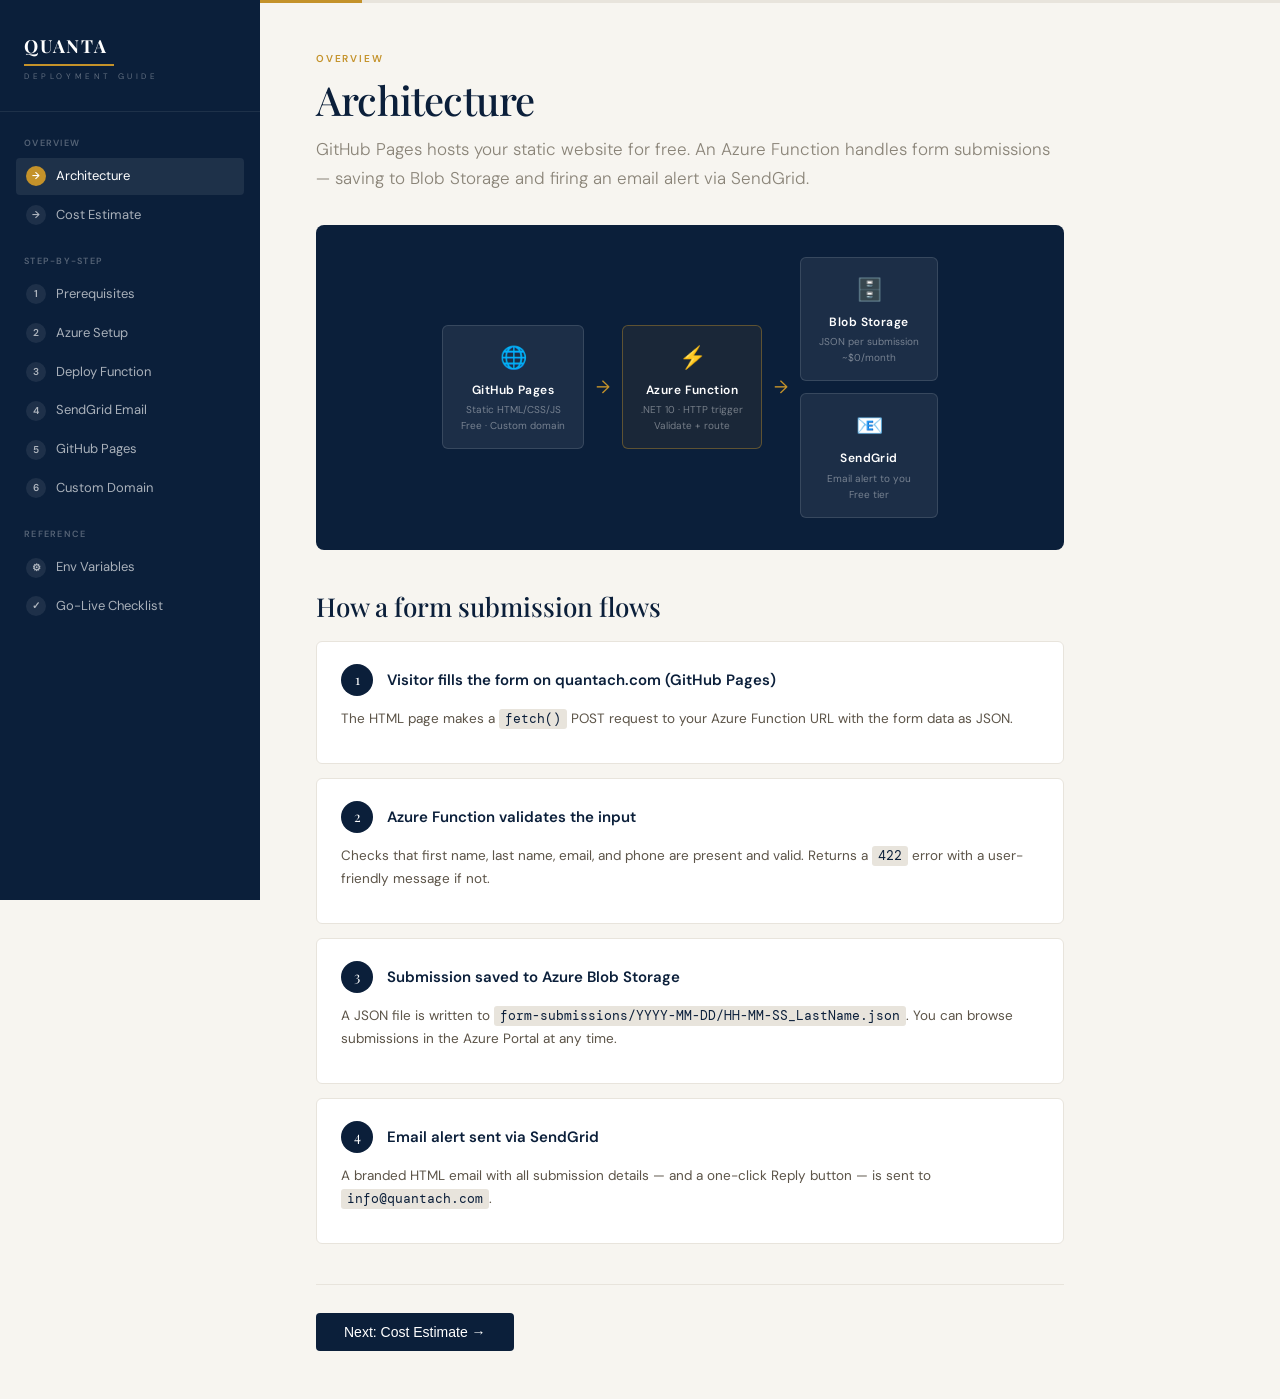
<file: deployment/Deployment Guide.html>
<!DOCTYPE html>
<html lang="en">
<head>
<meta charset="UTF-8">
<meta name="viewport" content="width=device-width, initial-scale=1.0">
<title>Deployment Guide — Quanta Capital Holdings</title>
<link href="https://fonts.googleapis.com/css2?family=Playfair+Display:wght@400;500;600&family=DM+Sans:opsz,wght@9..40,300;9..40,400;9..40,500;9..40,600&family=DM+Mono:wght@400;500&display=swap" rel="stylesheet">
<style>
*, *::before, *::after { box-sizing: border-box; margin: 0; padding: 0; }
body { font-family: 'DM Sans', sans-serif; background: #F7F5F0; color: #1A1612; line-height: 1.6; }
:root {
  --navy: #0B1F3A; --gold: #C4922A; --off-white: #F7F5F0;
  --warm-100: #E8E4DC; --warm-400: #8A8478; --warm-900: #1A1612;
}

/* Layout */
.shell { display: grid; grid-template-columns: 260px 1fr; min-height: 100vh; }
.sidebar { background: var(--navy); position: sticky; top: 0; height: 100vh; overflow-y: auto; padding: 32px 0; }
.sidebar-logo { padding: 0 24px 28px; border-bottom: 1px solid rgba(255,255,255,0.08); margin-bottom: 24px; }
.wm-main { display: block; font-family: 'Playfair Display', serif; font-size: 18px; font-weight: 700; letter-spacing: 0.1em; color: white; }
.wm-bar { display: block; height: 2px; width: 90px; background: var(--gold); margin: 3px 0 4px; }
.wm-sub { display: block; font-size: 8px; letter-spacing: 0.45em; color: rgba(255,255,255,0.35); text-transform: uppercase; }
.sidebar nav { padding: 0 16px; }
.nav-section { font-size: 9px; font-weight: 600; letter-spacing: 0.14em; text-transform: uppercase; color: rgba(255,255,255,0.3); padding: 0 8px; margin: 20px 0 8px; }
.nav-link { display: flex; align-items: center; gap: 10px; padding: 8px 10px; border-radius: 4px; font-size: 13px; color: rgba(255,255,255,0.65); text-decoration: none; cursor: pointer; transition: all 0.15s; margin-bottom: 2px; }
.nav-link:hover, .nav-link.active { background: rgba(255,255,255,0.08); color: white; }
.nav-link .step-badge { width: 20px; height: 20px; border-radius: 50%; background: rgba(255,255,255,0.08); display: flex; align-items: center; justify-content: center; font-size: 10px; font-weight: 600; flex-shrink: 0; }
.nav-link.done .step-badge { background: rgba(196,146,42,0.25); color: var(--gold); }
.nav-link.active .step-badge { background: var(--gold); color: white; }

/* Main content */
.main { padding: 0; }
.page-section { display: none; padding: 48px 56px; max-width: 860px; }
.page-section.active { display: block; }

/* Typography */
.eyebrow { font-size: 10px; font-weight: 600; letter-spacing: 0.18em; text-transform: uppercase; color: var(--gold); margin-bottom: 10px; }
h1 { font-family: 'Playfair Display', serif; font-size: 40px; font-weight: 500; color: var(--navy); line-height: 1.15; letter-spacing: -0.02em; margin-bottom: 12px; }
h2 { font-family: 'Playfair Display', serif; font-size: 26px; font-weight: 500; color: var(--navy); margin: 36px 0 14px; }
h3 { font-size: 14px; font-weight: 600; color: var(--navy); margin: 24px 0 8px; letter-spacing: 0.01em; }
p { font-size: 15px; line-height: 1.75; color: #5C5448; margin-bottom: 14px; }
p:last-child { margin-bottom: 0; }

/* Components */
.lead { font-size: 17px; font-weight: 300; color: var(--warm-400); line-height: 1.7; margin-bottom: 32px; }
.divider { height: 1px; background: var(--warm-100); margin: 32px 0; }

.arch-diagram { background: var(--navy); border-radius: 8px; padding: 32px; margin: 24px 0; display: flex; align-items: center; justify-content: center; gap: 0; }
.arch-box { background: rgba(255,255,255,0.07); border: 1px solid rgba(255,255,255,0.12); border-radius: 6px; padding: 14px 18px; text-align: center; min-width: 120px; }
.arch-box .arch-icon { font-size: 22px; margin-bottom: 6px; }
.arch-box .arch-name { font-size: 12px; font-weight: 600; color: white; letter-spacing: 0.04em; }
.arch-box .arch-sub { font-size: 10px; color: rgba(255,255,255,0.4); margin-top: 2px; }
.arch-arrow { color: var(--gold); font-size: 18px; margin: 0 12px; flex-shrink: 0; }
.arch-box.highlight { border-color: rgba(196,146,42,0.4); background: rgba(196,146,42,0.08); }

.step-card { background: white; border: 1px solid var(--warm-100); border-radius: 6px; padding: 22px 24px; margin-bottom: 14px; }
.step-header { display: flex; align-items: center; gap: 14px; margin-bottom: 12px; }
.step-num { width: 32px; height: 32px; border-radius: 50%; background: var(--navy); color: white; font-family: 'Playfair Display', serif; font-size: 14px; display: flex; align-items: center; justify-content: center; flex-shrink: 0; }
.step-title { font-size: 15px; font-weight: 600; color: var(--navy); }
.step-body p { font-size: 13.5px; line-height: 1.7; color: #5C5448; margin-bottom: 10px; }

code { font-family: 'DM Mono', monospace; font-size: 12.5px; background: var(--warm-100); padding: 2px 6px; border-radius: 3px; color: var(--navy); }
pre { background: #1A1612; border-radius: 6px; padding: 20px 24px; margin: 14px 0; overflow-x: auto; }
pre code { background: none; padding: 0; color: #E8E4DC; font-size: 12px; line-height: 1.7; }

.env-table { width: 100%; border-collapse: collapse; font-size: 13px; margin: 14px 0; }
.env-table th { text-align: left; font-size: 10px; font-weight: 600; letter-spacing: 0.1em; text-transform: uppercase; color: var(--warm-400); padding: 8px 12px; border-bottom: 2px solid var(--warm-100); }
.env-table td { padding: 10px 12px; border-bottom: 1px solid var(--warm-100); vertical-align: top; }
.env-table td:first-child { font-family: 'DM Mono', monospace; font-size: 11.5px; color: var(--navy); white-space: nowrap; }
.env-table td:nth-child(2) { color: #5C5448; }
.env-table tr.required td:first-child::after { content: ' *'; color: var(--gold); }
.env-table tr:last-child td { border-bottom: none; }

.callout { border-radius: 6px; padding: 16px 18px; margin: 16px 0; font-size: 13.5px; line-height: 1.65; }
.callout.info { background: #EEF5FB; border: 1px solid #B0CDE6; color: #1A3A60; }
.callout.warning { background: #FDF8EE; border: 1px solid #EAD49A; color: #6B4A05; }
.callout.success { background: #EBF5EE; border: 1px solid #A8D5B5; color: #1A4D2E; }
.callout strong { font-weight: 600; display: block; margin-bottom: 4px; }

.cost-grid { display: grid; grid-template-columns: 1fr 1fr 1fr; gap: 14px; margin: 16px 0; }
.cost-card { background: white; border: 1px solid var(--warm-100); border-radius: 6px; padding: 18px; }
.cost-service { font-size: 11px; font-weight: 600; letter-spacing: 0.08em; text-transform: uppercase; color: var(--warm-400); margin-bottom: 6px; }
.cost-price { font-family: 'Playfair Display', serif; font-size: 24px; font-weight: 500; color: var(--navy); line-height: 1; }
.cost-price span { font-family: 'DM Sans', sans-serif; font-size: 12px; font-weight: 400; color: var(--warm-400); }
.cost-desc { font-size: 12px; color: var(--warm-400); margin-top: 6px; line-height: 1.5; }

.checklist { list-style: none; display: flex; flex-direction: column; gap: 8px; margin: 14px 0; }
.checklist li { display: flex; align-items: flex-start; gap: 10px; font-size: 13.5px; color: #5C5448; line-height: 1.5; }
.checklist li::before { content: '☐'; font-size: 14px; color: var(--warm-400); flex-shrink: 0; margin-top: 1px; }

/* Navigation buttons */
.nav-buttons { display: flex; gap: 12px; margin-top: 40px; padding-top: 28px; border-top: 1px solid var(--warm-100); }
.btn-next { background: var(--navy); color: white; padding: 11px 28px; border-radius: 4px; font-size: 14px; font-weight: 500; border: none; cursor: pointer; transition: background 0.2s; }
.btn-next:hover { background: #1A3A60; }
.btn-prev { background: transparent; color: var(--navy); padding: 11px 28px; border-radius: 4px; font-size: 14px; font-weight: 500; border: 1.5px solid var(--warm-200); cursor: pointer; transition: all 0.2s; }
.btn-prev:hover { border-color: var(--navy); }

/* Progress bar */
.progress-bar { height: 3px; background: var(--warm-100); position: sticky; top: 0; z-index: 10; }
.progress-fill { height: 100%; background: var(--gold); transition: width 0.3s ease; }
</style>
</head>
<body>

<div class="shell">

  <!-- SIDEBAR -->
  <aside class="sidebar">
    <div class="sidebar-logo">
      <span class="wm-main">QUANTA</span>
      <span class="wm-bar"></span>
      <span class="wm-sub">Deployment Guide</span>
    </div>
    <nav>
      <div class="nav-section">Overview</div>
      <a class="nav-link active" onclick="goTo(0)" href="#">
        <span class="step-badge">→</span> Architecture
      </a>
      <a class="nav-link" onclick="goTo(1)" href="#">
        <span class="step-badge">→</span> Cost Estimate
      </a>

      <div class="nav-section">Step-by-Step</div>
      <a class="nav-link" onclick="goTo(2)" href="#">
        <span class="step-badge">1</span> Prerequisites
      </a>
      <a class="nav-link" onclick="goTo(3)" href="#">
        <span class="step-badge">2</span> Azure Setup
      </a>
      <a class="nav-link" onclick="goTo(4)" href="#">
        <span class="step-badge">3</span> Deploy Function
      </a>
      <a class="nav-link" onclick="goTo(5)" href="#">
        <span class="step-badge">4</span> SendGrid Email
      </a>
      <a class="nav-link" onclick="goTo(6)" href="#">
        <span class="step-badge">5</span> GitHub Pages
      </a>
      <a class="nav-link" onclick="goTo(7)" href="#">
        <span class="step-badge">6</span> Custom Domain
      </a>

      <div class="nav-section">Reference</div>
      <a class="nav-link" onclick="goTo(8)" href="#">
        <span class="step-badge">⚙</span> Env Variables
      </a>
      <a class="nav-link" onclick="goTo(9)" href="#">
        <span class="step-badge">✓</span> Go-Live Checklist
      </a>
    </nav>
  </aside>

  <!-- MAIN -->
  <main class="main">
    <div class="progress-bar"><div class="progress-fill" id="progress" style="width:10%"></div></div>

    <!-- 0: Architecture -->
    <div class="page-section active" id="section-0">
      <div class="eyebrow">Overview</div>
      <h1>Architecture</h1>
      <p class="lead">GitHub Pages hosts your static website for free. An Azure Function handles form submissions — saving to Blob Storage and firing an email alert via SendGrid.</p>

      <div class="arch-diagram">
        <div class="arch-box">
          <div class="arch-icon">🌐</div>
          <div class="arch-name">GitHub Pages</div>
          <div class="arch-sub">Static HTML/CSS/JS<br>Free · Custom domain</div>
        </div>
        <div class="arch-arrow">→</div>
        <div class="arch-box highlight">
          <div class="arch-icon">⚡</div>
          <div class="arch-name">Azure Function</div>
          <div class="arch-sub">.NET 10 · HTTP trigger<br>Validate + route</div>
        </div>
        <div class="arch-arrow">→</div>
        <div style="display:flex;flex-direction:column;gap:12px;">
          <div class="arch-box">
            <div class="arch-icon">🗄️</div>
            <div class="arch-name">Blob Storage</div>
            <div class="arch-sub">JSON per submission<br>~$0/month</div>
          </div>
          <div class="arch-box">
            <div class="arch-icon">📧</div>
            <div class="arch-name">SendGrid</div>
            <div class="arch-sub">Email alert to you<br>Free tier</div>
          </div>
        </div>
      </div>

      <h2>How a form submission flows</h2>
      <div class="step-card">
        <div class="step-header"><div class="step-num">1</div><div class="step-title">Visitor fills the form on quantach.com (GitHub Pages)</div></div>
        <div class="step-body"><p>The HTML page makes a <code>fetch()</code> POST request to your Azure Function URL with the form data as JSON.</p></div>
      </div>
      <div class="step-card">
        <div class="step-header"><div class="step-num">2</div><div class="step-title">Azure Function validates the input</div></div>
        <div class="step-body"><p>Checks that first name, last name, email, and phone are present and valid. Returns a <code>422</code> error with a user-friendly message if not.</p></div>
      </div>
      <div class="step-card">
        <div class="step-header"><div class="step-num">3</div><div class="step-title">Submission saved to Azure Blob Storage</div></div>
        <div class="step-body"><p>A JSON file is written to <code>form-submissions/YYYY-MM-DD/HH-MM-SS_LastName.json</code>. You can browse submissions in the Azure Portal at any time.</p></div>
      </div>
      <div class="step-card">
        <div class="step-header"><div class="step-num">4</div><div class="step-title">Email alert sent via SendGrid</div></div>
        <div class="step-body"><p>A branded HTML email with all submission details — and a one-click Reply button — is sent to <code>info@quantach.com</code>.</p></div>
      </div>
      <div class="nav-buttons">
        <button class="btn-next" onclick="goTo(1)">Next: Cost Estimate →</button>
      </div>
    </div>

    <!-- 1: Cost -->
    <div class="page-section" id="section-1">
      <div class="eyebrow">Overview</div>
      <h1>Cost Estimate</h1>
      <p class="lead">This entire stack runs for effectively nothing at typical small-business contact form volume.</p>
      <div class="cost-grid">
        <div class="cost-card">
          <div class="cost-service">GitHub Pages</div>
          <div class="cost-price">$0 <span>/ month</span></div>
          <div class="cost-desc">Free forever for public repos. Custom domain (quantach.com) included.</div>
        </div>
        <div class="cost-card">
          <div class="cost-service">Azure Function</div>
          <div class="cost-price">$0 <span>/ month</span></div>
          <div class="cost-desc">Consumption plan: first 1,000,000 executions free every month. Form submissions are tiny.</div>
        </div>
        <div class="cost-card">
          <div class="cost-service">Azure Blob Storage</div>
          <div class="cost-price">~$0.01 <span>/ month</span></div>
          <div class="cost-desc">10,000 JSON submissions ≈ ~5 MB. At $0.02/GB that's fractions of a cent.</div>
        </div>
        <div class="cost-card">
          <div class="cost-service">SendGrid</div>
          <div class="cost-price">$0 <span>/ month</span></div>
          <div class="cost-desc">Free tier: 100 emails/day. More than enough for contact form alerts.</div>
        </div>
        <div class="cost-card">
          <div class="cost-service">Custom Domain</div>
          <div class="cost-price">~$12 <span>/ year</span></div>
          <div class="cost-desc">If you don't already own quantach.com — register via Namecheap, Google Domains, or GoDaddy.</div>
        </div>
        <div class="cost-card" style="border-color:#C4922A; background:#FDFAF0;">
          <div class="cost-service" style="color:var(--gold)">Total</div>
          <div class="cost-price" style="color:var(--gold)">~$1 <span>/ month</span></div>
          <div class="cost-desc">Effectively free. Scale up to Azure Static Web Apps + paid tiers only when you need to.</div>
        </div>
      </div>
      <div class="nav-buttons">
        <button class="btn-prev" onclick="goTo(0)">← Back</button>
        <button class="btn-next" onclick="goTo(2)">Next: Prerequisites →</button>
      </div>
    </div>

    <!-- 2: Prerequisites -->
    <div class="page-section" id="section-2">
      <div class="eyebrow">Step 1</div>
      <h1>Prerequisites</h1>
      <p class="lead">Install and create these before starting. Each takes under 5 minutes.</p>

      <h2>Software to install</h2>
      <div class="step-card">
        <div class="step-header"><div class="step-num">A</div><div class="step-title">.NET 10 SDK</div></div>
        <div class="step-body"><p>Download from <code>https://dotnet.microsoft.com/download/dotnet/10.0</code> — choose the SDK (not Runtime). Verify with:</p>
        <pre><code>dotnet --version
# should show 10.x.x</code></pre></div>
      </div>
      <div class="step-card">
        <div class="step-header"><div class="step-num">B</div><div class="step-title">Azure Functions Core Tools v4</div></div>
        <div class="step-body">
        <pre><code>npm install -g azure-functions-core-tools@4 --unsafe-perm true
# or on Mac: brew tap azure/functions && brew install azure-functions-core-tools@4</code></pre></div>
      </div>
      <div class="step-card">
        <div class="step-header"><div class="step-num">C</div><div class="step-title">Azure CLI</div></div>
        <div class="step-body"><p>Download from <code>https://learn.microsoft.com/en-us/cli/azure/install-azure-cli</code>. Log in with:</p>
        <pre><code>az login</code></pre></div>
      </div>
      <div class="step-card">
        <div class="step-header"><div class="step-num">D</div><div class="step-title">Git + GitHub account</div></div>
        <div class="step-body"><p>You'll need a GitHub account to host the static site. Create one at <code>github.com</code> if you don't have one.</p></div>
      </div>

      <div class="callout info"><strong>Azure Subscription</strong>You'll need an Azure subscription. If you don't have one, create a free account at <code>portal.azure.com</code> — it includes $200 in credits for 30 days.</div>

      <div class="nav-buttons">
        <button class="btn-prev" onclick="goTo(1)">← Back</button>
        <button class="btn-next" onclick="goTo(3)">Next: Azure Setup →</button>
      </div>
    </div>

    <!-- 3: Azure Setup -->
    <div class="page-section" id="section-3">
      <div class="eyebrow">Step 2</div>
      <h1>Azure Setup</h1>
      <p class="lead">Create the Resource Group, Storage Account, and Function App in Azure. Run these commands in your terminal.</p>

      <h3>1. Set your variables</h3>
      <pre><code># Choose names — must be globally unique for storage + function app
RESOURCE_GROUP="quanta-rg"
LOCATION="canadacentral"
STORAGE_ACCOUNT="quantaforms"        # lowercase, no hyphens, max 24 chars
FUNCTION_APP="quanta-form-handler"   # your function app name
CONTAINER_NAME="form-submissions"</code></pre>

      <h3>2. Create Resource Group</h3>
      <pre><code>az group create \
  --name $RESOURCE_GROUP \
  --location $LOCATION</code></pre>

      <h3>3. Create Storage Account</h3>
      <pre><code>az storage account create \
  --name $STORAGE_ACCOUNT \
  --resource-group $RESOURCE_GROUP \
  --location $LOCATION \
  --sku Standard_LRS \
  --kind StorageV2</code></pre>

      <h3>4. Create the Blob container</h3>
      <pre><code>az storage container create \
  --name $CONTAINER_NAME \
  --account-name $STORAGE_ACCOUNT \
  --auth-mode login</code></pre>

      <h3>5. Create the Function App</h3>
      <pre><code>az functionapp create \
  --resource-group $RESOURCE_GROUP \
  --consumption-plan-location $LOCATION \
  --runtime dotnet-isolated \
  --runtime-version 10 \
  --functions-version 4 \
  --name $FUNCTION_APP \
  --storage-account $STORAGE_ACCOUNT \
  --os-type Linux</code></pre>

      <div class="callout success"><strong>✓ Checkpoint</strong>You should now see the Function App in your Azure Portal under the resource group <code>quanta-rg</code>.</div>

      <div class="nav-buttons">
        <button class="btn-prev" onclick="goTo(2)">← Back</button>
        <button class="btn-next" onclick="goTo(4)">Next: Deploy Function →</button>
      </div>
    </div>

    <!-- 4: Deploy Function -->
    <div class="page-section" id="section-4">
      <div class="eyebrow">Step 3</div>
      <h1>Deploy the Function</h1>
      <p class="lead">Build and publish the .NET 10 Azure Function from the <code>deployment/azure-function/</code> folder in your project.</p>

      <h3>1. Navigate to the function folder</h3>
      <pre><code>cd deployment/azure-function</code></pre>

      <h3>2. Test locally (optional but recommended)</h3>
      <pre><code># Make sure Azurite (local storage emulator) is running, or use a real connection string
func start</code></pre>
      <p>The function will be available at <code>http://localhost:7071/api/submit</code>. Test it with curl:</p>
      <pre><code>curl -X POST http://localhost:7071/api/submit \
  -H "Content-Type: application/json" \
  -d '{"firstName":"Jane","lastName":"Smith","email":"jane@test.com","phone":"+14165550100","message":"Test"}'</code></pre>

      <h3>3. Publish to Azure</h3>
      <pre><code>func azure functionapp publish quanta-form-handler --dotnet-isolated</code></pre>

      <h3>4. Set environment variables in Azure</h3>
      <pre><code>az functionapp config appsettings set \
  --name quanta-form-handler \
  --resource-group quanta-rg \
  --settings \
    "BlobContainerName=form-submissions" \
    "SendGridApiKey=SG.YOUR_KEY_HERE" \
    "AlertEmailTo=info@quantach.com" \
    "AlertEmailFrom=noreply@quantach.com" \
    "AllowedOrigin=https://YOUR_GITHUB_USERNAME.github.io"</code></pre>

      <h3>5. Get your Function URL</h3>
      <pre><code>az functionapp function show \
  --name quanta-form-handler \
  --resource-group quanta-rg \
  --function-name SubmitForm \
  --query "invokeUrlTemplate" -o tsv</code></pre>
      <p>Copy this URL — you'll paste it into the website's <code>FORM_ENDPOINT</code> constant in the next step.</p>

      <div class="callout warning"><strong>Update the website</strong>Open <code>ui_kits/website/index.html</code> and replace the placeholder in the <code>FORM_ENDPOINT</code> constant at the top of the <code>&lt;script&gt;</code> block with your real Azure Function URL.</div>

      <div class="nav-buttons">
        <button class="btn-prev" onclick="goTo(3)">← Back</button>
        <button class="btn-next" onclick="goTo(5)">Next: SendGrid →</button>
      </div>
    </div>

    <!-- 5: SendGrid -->
    <div class="page-section" id="section-5">
      <div class="eyebrow">Step 4</div>
      <h1>SendGrid Email Alerts</h1>
      <p class="lead">SendGrid's free tier sends up to 100 emails/day — more than enough. Setup takes about 10 minutes.</p>

      <div class="step-card">
        <div class="step-header"><div class="step-num">1</div><div class="step-title">Create a SendGrid account</div></div>
        <div class="step-body"><p>Go to <code>sendgrid.com</code> → Sign up for the free plan. Verify your email.</p></div>
      </div>
      <div class="step-card">
        <div class="step-header"><div class="step-num">2</div><div class="step-title">Create an API Key</div></div>
        <div class="step-body"><p>In SendGrid: Settings → API Keys → Create API Key → choose <strong>Restricted Access</strong> → enable <strong>Mail Send</strong> → Create. Copy the key immediately (shown once).</p></div>
      </div>
      <div class="step-card">
        <div class="step-header"><div class="step-num">3</div><div class="step-title">Verify your sender email</div></div>
        <div class="step-body"><p>Settings → Sender Authentication → Single Sender Verification → add <code>noreply@quantach.com</code> (or any email you control). Verify via the email SendGrid sends you.</p></div>
      </div>
      <div class="step-card">
        <div class="step-header"><div class="step-num">4</div><div class="step-title">Add the API key to Azure</div></div>
        <div class="step-body">
        <pre><code>az functionapp config appsettings set \
  --name quanta-form-handler \
  --resource-group quanta-rg \
  --settings "SendGridApiKey=SG.YOUR_ACTUAL_KEY"</code></pre></div>
      </div>

      <div class="callout info"><strong>What the email looks like</strong>Each submission triggers a branded HTML email with the sender's name, email (clickable), phone, company, industry, and message — plus a one-click "Reply to [Name]" button. See <code>SubmitFormFunction.cs → BuildEmailHtml()</code> to customise the template.</div>

      <div class="nav-buttons">
        <button class="btn-prev" onclick="goTo(4)">← Back</button>
        <button class="btn-next" onclick="goTo(6)">Next: GitHub Pages →</button>
      </div>
    </div>

    <!-- 6: GitHub Pages -->
    <div class="page-section" id="section-6">
      <div class="eyebrow">Step 5</div>
      <h1>GitHub Pages</h1>
      <p class="lead">Host the static website for free. All you need is a GitHub account and a public repository.</p>

      <div class="step-card">
        <div class="step-header"><div class="step-num">1</div><div class="step-title">Create a GitHub repository</div></div>
        <div class="step-body"><p>Go to <code>github.com/new</code> → name it <code>quantach-website</code> → set to <strong>Public</strong> → Create. (Must be public for free GitHub Pages.)</p></div>
      </div>
      <div class="step-card">
        <div class="step-header"><div class="step-num">2</div><div class="step-title">Copy the website files</div></div>
        <div class="step-body"><p>Your website files to commit are:</p>
        <pre><code>index.html          ← rename from ui_kits/website/index.html
assets/
  logo.svg
  logo-white.svg
  logo-mark.svg
colors_and_type.css</code></pre>
        <p>Make sure <code>FORM_ENDPOINT</code> in <code>index.html</code> points to your Azure Function URL before committing.</p></div>
      </div>
      <div class="step-card">
        <div class="step-header"><div class="step-num">3</div><div class="step-title">Push to GitHub</div></div>
        <div class="step-body">
        <pre><code>git init
git add .
git commit -m "Initial website launch"
git branch -M main
git remote add origin https://github.com/YOUR_USERNAME/quantach-website.git
git push -u origin main</code></pre></div>
      </div>
      <div class="step-card">
        <div class="step-header"><div class="step-num">4</div><div class="step-title">Enable GitHub Pages</div></div>
        <div class="step-body"><p>In your GitHub repo: Settings → Pages → Source: <strong>Deploy from a branch</strong> → Branch: <strong>main</strong> → Folder: <strong>/ (root)</strong> → Save.</p>
        <p>Your site will be live at <code>https://YOUR_USERNAME.github.io/quantach-website/</code> in ~2 minutes.</p></div>
      </div>

      <div class="callout success"><strong>✓ Test the form</strong>Open your live GitHub Pages URL, fill out the contact form, and verify: (1) the page shows the success message, (2) a JSON file appears in your Azure Blob container, (3) you receive the email alert.</div>

      <div class="nav-buttons">
        <button class="btn-prev" onclick="goTo(5)">← Back</button>
        <button class="btn-next" onclick="goTo(7)">Next: Custom Domain →</button>
      </div>
    </div>

    <!-- 7: Custom Domain -->
    <div class="page-section" id="section-7">
      <div class="eyebrow">Step 6</div>
      <h1>Custom Domain</h1>
      <p class="lead">Point quantach.com to your GitHub Pages site. Takes ~10 minutes + up to 24h DNS propagation.</p>

      <div class="step-card">
        <div class="step-header"><div class="step-num">1</div><div class="step-title">Add a CNAME file to your repo</div></div>
        <div class="step-body"><p>Create a file named exactly <code>CNAME</code> (no extension) in your repo root with one line:</p>
        <pre><code>quantach.com</code></pre></div>
      </div>
      <div class="step-card">
        <div class="step-header"><div class="step-num">2</div><div class="step-title">Add DNS records at your registrar</div></div>
        <div class="step-body"><p>Log into your domain registrar (GoDaddy, Namecheap, etc.) and add these records:</p>
        <pre><code># For root domain (quantach.com) — add 4 A records:
A    @    185.199.108.153
A    @    185.199.109.153
A    @    185.199.110.153
A    @    185.199.111.153

# For www subdomain — add 1 CNAME:
CNAME    www    YOUR_USERNAME.github.io</code></pre></div>
      </div>
      <div class="step-card">
        <div class="step-header"><div class="step-num">3</div><div class="step-title">Configure in GitHub</div></div>
        <div class="step-body"><p>In your repo: Settings → Pages → Custom domain → enter <code>quantach.com</code> → Save. Check <strong>Enforce HTTPS</strong> once DNS propagates (GitHub provides a free SSL certificate via Let's Encrypt).</p></div>
      </div>
      <div class="step-card">
        <div class="step-header"><div class="step-num">4</div><div class="step-title">Update AllowedOrigin in Azure</div></div>
        <div class="step-body"><p>Once your domain is live, update the CORS setting so the Azure Function only accepts requests from your real domain:</p>
        <pre><code>az functionapp config appsettings set \
  --name quanta-form-handler \
  --resource-group quanta-rg \
  --settings "AllowedOrigin=https://quantach.com"</code></pre></div>
      </div>

      <div class="nav-buttons">
        <button class="btn-prev" onclick="goTo(6)">← Back</button>
        <button class="btn-next" onclick="goTo(8)">Next: Env Variables →</button>
      </div>
    </div>

    <!-- 8: Env Variables -->
    <div class="page-section" id="section-8">
      <div class="eyebrow">Reference</div>
      <h1>Environment Variables</h1>
      <p class="lead">All configuration for the Azure Function lives in App Settings (environment variables). Set them via the Azure CLI commands shown in Step 3, or through the Azure Portal.</p>

      <table class="env-table">
        <thead>
          <tr><th>Variable</th><th>Description</th><th>Example</th></tr>
        </thead>
        <tbody>
          <tr class="required">
            <td>AzureWebJobsStorage</td>
            <td>Connection string for the Azure Storage Account. Set automatically when you create the Function App linked to a storage account.</td>
            <td><code>DefaultEndpointsProtocol=https;AccountName=…</code></td>
          </tr>
          <tr>
            <td>BlobContainerName</td>
            <td>Name of the blob container where submissions are saved. Defaults to <code>form-submissions</code>.</td>
            <td><code>form-submissions</code></td>
          </tr>
          <tr class="required">
            <td>SendGridApiKey</td>
            <td>Your SendGrid API key. If omitted, email alerts are skipped (submissions still save to blob).</td>
            <td><code>SG.xxxxxxxxxxxx</code></td>
          </tr>
          <tr>
            <td>AlertEmailTo</td>
            <td>Email address that receives the alert. Defaults to <code>info@quantach.com</code>.</td>
            <td><code>info@quantach.com</code></td>
          </tr>
          <tr>
            <td>AlertEmailFrom</td>
            <td>Verified SendGrid sender address. Must be verified in SendGrid.</td>
            <td><code>noreply@quantach.com</code></td>
          </tr>
          <tr>
            <td>AllowedOrigin</td>
            <td>CORS allowed origin. Set to your domain in production. Defaults to <code>*</code> (any origin).</td>
            <td><code>https://quantach.com</code></td>
          </tr>
        </tbody>
      </table>
      <p style="font-size:12px; color:var(--warm-400); margin-top:8px;">* Required fields.</p>

      <div class="callout warning"><strong>Never commit secrets to Git</strong>The <code>local.settings.json</code> file is already listed in <code>.gitignore</code> by Azure Functions tooling. Never commit API keys or connection strings to your repository.</div>

      <div class="nav-buttons">
        <button class="btn-prev" onclick="goTo(7)">← Back</button>
        <button class="btn-next" onclick="goTo(9)">Next: Go-Live Checklist →</button>
      </div>
    </div>

    <!-- 9: Checklist -->
    <div class="page-section" id="section-9">
      <div class="eyebrow">Reference</div>
      <h1>Go-Live Checklist</h1>
      <p class="lead">Run through this before announcing the new site. Tick each item off as you complete it.</p>

      <h2>Azure Function</h2>
      <ul class="checklist">
        <li>Function App created in <code>canadacentral</code> region</li>
        <li>Blob container <code>form-submissions</code> exists</li>
        <li>All environment variables set (AzureWebJobsStorage, SendGridApiKey, AlertEmailTo, AllowedOrigin)</li>
        <li>Test submission via curl returns <code>{"success":true}</code></li>
        <li>JSON file appears in Blob Storage after test</li>
        <li>Email alert received at info@quantach.com</li>
      </ul>

      <h2>Website</h2>
      <ul class="checklist">
        <li><code>FORM_ENDPOINT</code> in index.html points to real Azure Function URL (not placeholder)</li>
        <li>Contact form submits successfully in browser — success message shown</li>
        <li>Form shows error message when phone is left blank</li>
        <li>Site looks correct on mobile (375px viewport)</li>
        <li>All nav links scroll to correct sections</li>
        <li>Footer copyright year is correct (2025)</li>
        <li>No <code>console.error</code> in browser dev tools</li>
      </ul>

      <h2>Domain & SEO</h2>
      <ul class="checklist">
        <li>quantach.com resolves to GitHub Pages</li>
        <li>HTTPS enforced — padlock shows in browser</li>
        <li>www.quantach.com redirects to quantach.com</li>
        <li>Site registered in <a href="https://search.google.com/search-console" style="color:var(--navy)">Google Search Console</a></li>
        <li>Google Analytics 4 or Plausible tracking code added</li>
        <li>Page title and meta description are set correctly</li>
      </ul>

      <h2>Content</h2>
      <ul class="checklist">
        <li>Statistics ($2.4B, 40+ acquisitions) replaced with real numbers</li>
        <li>Phone number +1 (416) 555-0100 replaced with real number</li>
        <li>"Est. 2025" confirmed correct</li>
        <li>Privacy Policy page created and linked in footer</li>
        <li>Terms of Use page created and linked in footer</li>
      </ul>

      <div class="callout success"><strong>🚀 You're live!</strong>Share quantach.com with confidence. Submissions will land in your Blob Storage and your inbox within seconds.</div>

      <div class="nav-buttons">
        <button class="btn-prev" onclick="goTo(8)">← Back</button>
        <button class="btn-next" onclick="goTo(0)" style="background:var(--gold)">↩ Back to start</button>
      </div>
    </div>

  </main>
</div>

<script>
const SECTIONS = 10;
let current = parseInt(localStorage.getItem('qch_deploy_section') || '0');

function goTo(n) {
  document.querySelector('.page-section.active')?.classList.remove('active');
  document.querySelectorAll('.nav-link').forEach((l,i) => {
    l.classList.toggle('active', i === n);
    if (i < n) l.classList.add('done');
  });
  document.getElementById('section-' + n).classList.add('active');
  document.getElementById('progress').style.width = ((n + 1) / SECTIONS * 100) + '%';
  document.querySelector('.main').scrollTop = 0;
  current = n;
  localStorage.setItem('qch_deploy_section', n);
}

goTo(current);
</script>
</body>
</html>
</file>
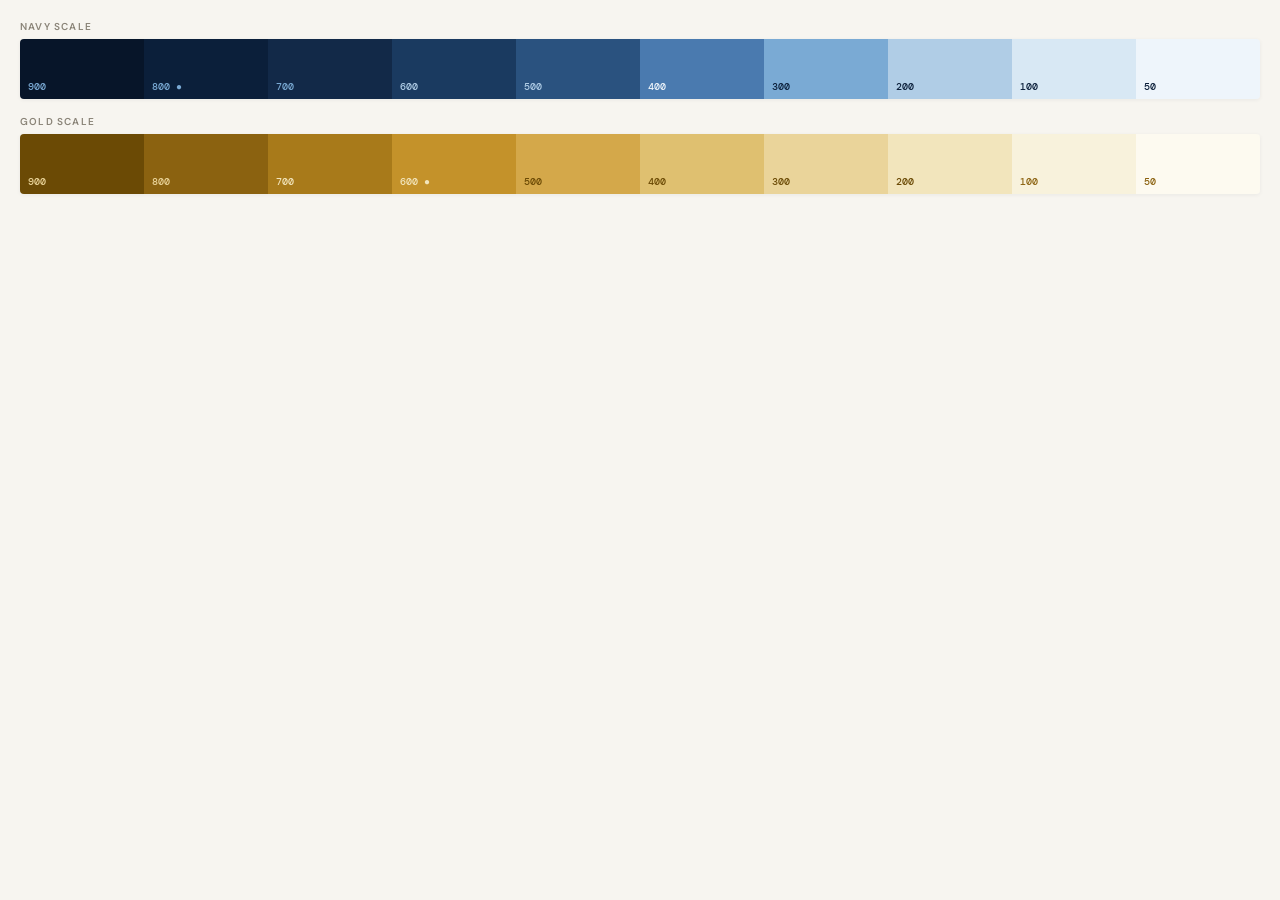
<file: preview/colors-primary.html>
<!DOCTYPE html>
<html lang="en">
<head>
<meta charset="UTF-8">
<link rel="stylesheet" href="../colors_and_type.css">
<style>
  body { margin: 0; background: var(--bg-primary); font-family: var(--font-sans); padding: 20px; }
  .row { display: flex; gap: 0; height: 60px; border-radius: var(--radius-md); overflow: hidden; margin-bottom: 16px; box-shadow: var(--shadow-sm); }
  .swatch { flex: 1; display: flex; align-items: flex-end; padding: 6px 8px; }
  .swatch span { font-size: 10px; font-family: var(--font-mono); font-weight: 500; }
  .label-row { display: flex; gap: 12px; margin-bottom: 4px; }
  .group-label { font-size: 10px; letter-spacing: 0.12em; text-transform: uppercase; font-weight: 600; color: var(--fg-secondary); margin-bottom: 6px; }
</style>
</head>
<body>
<div class="group-label">Navy Scale</div>
<div class="row">
  <div class="swatch" style="background:#071529"><span style="color:#7AAAD4">900</span></div>
  <div class="swatch" style="background:#0B1F3A"><span style="color:#7AAAD4">800 ●</span></div>
  <div class="swatch" style="background:#122948"><span style="color:#7AAAD4">700</span></div>
  <div class="swatch" style="background:#1A3A60"><span style="color:#B0CDE6">600</span></div>
  <div class="swatch" style="background:#2A527F"><span style="color:#B0CDE6">500</span></div>
  <div class="swatch" style="background:#4A7AAF"><span style="color:#EEF5FB">400</span></div>
  <div class="swatch" style="background:#7AAAD4"><span style="color:#0B1F3A">300</span></div>
  <div class="swatch" style="background:#B0CDE6"><span style="color:#0B1F3A">200</span></div>
  <div class="swatch" style="background:#D8E8F4"><span style="color:#0B1F3A">100</span></div>
  <div class="swatch" style="background:#EEF5FB"><span style="color:#0B1F3A">50</span></div>
</div>

<div class="group-label" style="margin-top:8px">Gold Scale</div>
<div class="row">
  <div class="swatch" style="background:#6B4A05"><span style="color:#EAD49A">900</span></div>
  <div class="swatch" style="background:#8B6210"><span style="color:#EAD49A">800</span></div>
  <div class="swatch" style="background:#A87A1A"><span style="color:#F2E5BC">700</span></div>
  <div class="swatch" style="background:#C4922A"><span style="color:#F2E5BC">600 ●</span></div>
  <div class="swatch" style="background:#D4A84A"><span style="color:#6B4A05">500</span></div>
  <div class="swatch" style="background:#DFC070"><span style="color:#6B4A05">400</span></div>
  <div class="swatch" style="background:#EAD49A"><span style="color:#6B4A05">300</span></div>
  <div class="swatch" style="background:#F2E5BC"><span style="color:#6B4A05">200</span></div>
  <div class="swatch" style="background:#F8F2DC"><span style="color:#8B6210">100</span></div>
  <div class="swatch" style="background:#FDFAF0"><span style="color:#8B6210">50</span></div>
</div>
</body>
</html>
</file>
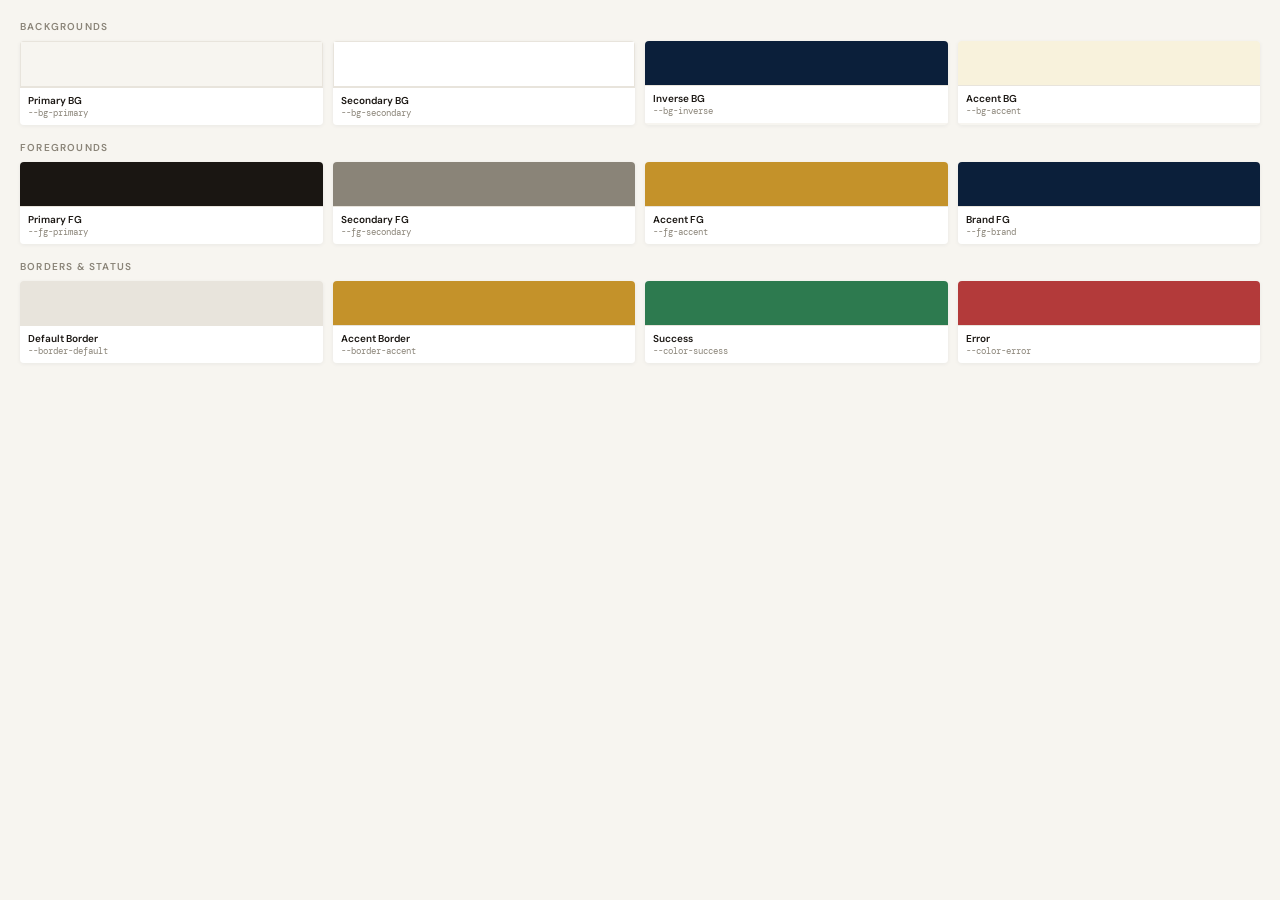
<file: preview/colors-semantic.html>
<!DOCTYPE html>
<html lang="en">
<head>
<meta charset="UTF-8">
<link rel="stylesheet" href="../colors_and_type.css">
<style>
  body { margin: 0; background: var(--bg-primary); font-family: var(--font-sans); padding: 20px; }
  .grid { display: grid; grid-template-columns: repeat(4, 1fr); gap: 10px; }
  .chip { border-radius: var(--radius-md); overflow: hidden; box-shadow: var(--shadow-sm); }
  .chip-color { height: 44px; }
  .chip-info { padding: 6px 8px; background: white; border-top: 1px solid var(--border-default); }
  .chip-name { font-size: 10px; font-weight: 600; color: var(--fg-primary); }
  .chip-var { font-size: 9px; font-family: var(--font-mono); color: var(--fg-secondary); }
  .section-label { font-size: 10px; letter-spacing: 0.12em; text-transform: uppercase; font-weight: 600; color: var(--fg-secondary); margin: 0 0 8px; }
  .section { margin-bottom: 16px; }
</style>
</head>
<body>
<div class="section">
  <div class="section-label">Backgrounds</div>
  <div class="grid">
    <div class="chip"><div class="chip-color" style="background:#F7F5F0; border:1px solid #E8E4DC;"></div><div class="chip-info"><div class="chip-name">Primary BG</div><div class="chip-var">--bg-primary</div></div></div>
    <div class="chip"><div class="chip-color" style="background:#FFFFFF; border:1px solid #E8E4DC;"></div><div class="chip-info"><div class="chip-name">Secondary BG</div><div class="chip-var">--bg-secondary</div></div></div>
    <div class="chip"><div class="chip-color" style="background:#0B1F3A;"></div><div class="chip-info"><div class="chip-name">Inverse BG</div><div class="chip-var">--bg-inverse</div></div></div>
    <div class="chip"><div class="chip-color" style="background:#F8F2DC;"></div><div class="chip-info"><div class="chip-name">Accent BG</div><div class="chip-var">--bg-accent</div></div></div>
  </div>
</div>
<div class="section">
  <div class="section-label">Foregrounds</div>
  <div class="grid">
    <div class="chip"><div class="chip-color" style="background:#1A1612;"></div><div class="chip-info"><div class="chip-name">Primary FG</div><div class="chip-var">--fg-primary</div></div></div>
    <div class="chip"><div class="chip-color" style="background:#8A8478;"></div><div class="chip-info"><div class="chip-name">Secondary FG</div><div class="chip-var">--fg-secondary</div></div></div>
    <div class="chip"><div class="chip-color" style="background:#C4922A;"></div><div class="chip-info"><div class="chip-name">Accent FG</div><div class="chip-var">--fg-accent</div></div></div>
    <div class="chip"><div class="chip-color" style="background:#0B1F3A;"></div><div class="chip-info"><div class="chip-name">Brand FG</div><div class="chip-var">--fg-brand</div></div></div>
  </div>
</div>
<div class="section">
  <div class="section-label">Borders & Status</div>
  <div class="grid">
    <div class="chip"><div class="chip-color" style="background:#E8E4DC;"></div><div class="chip-info"><div class="chip-name">Default Border</div><div class="chip-var">--border-default</div></div></div>
    <div class="chip"><div class="chip-color" style="background:#C4922A;"></div><div class="chip-info"><div class="chip-name">Accent Border</div><div class="chip-var">--border-accent</div></div></div>
    <div class="chip"><div class="chip-color" style="background:#2D7A4F;"></div><div class="chip-info"><div class="chip-name">Success</div><div class="chip-var">--color-success</div></div></div>
    <div class="chip"><div class="chip-color" style="background:#B33A3A;"></div><div class="chip-info"><div class="chip-name">Error</div><div class="chip-var">--color-error</div></div></div>
  </div>
</div>
</body>
</html>
</file>
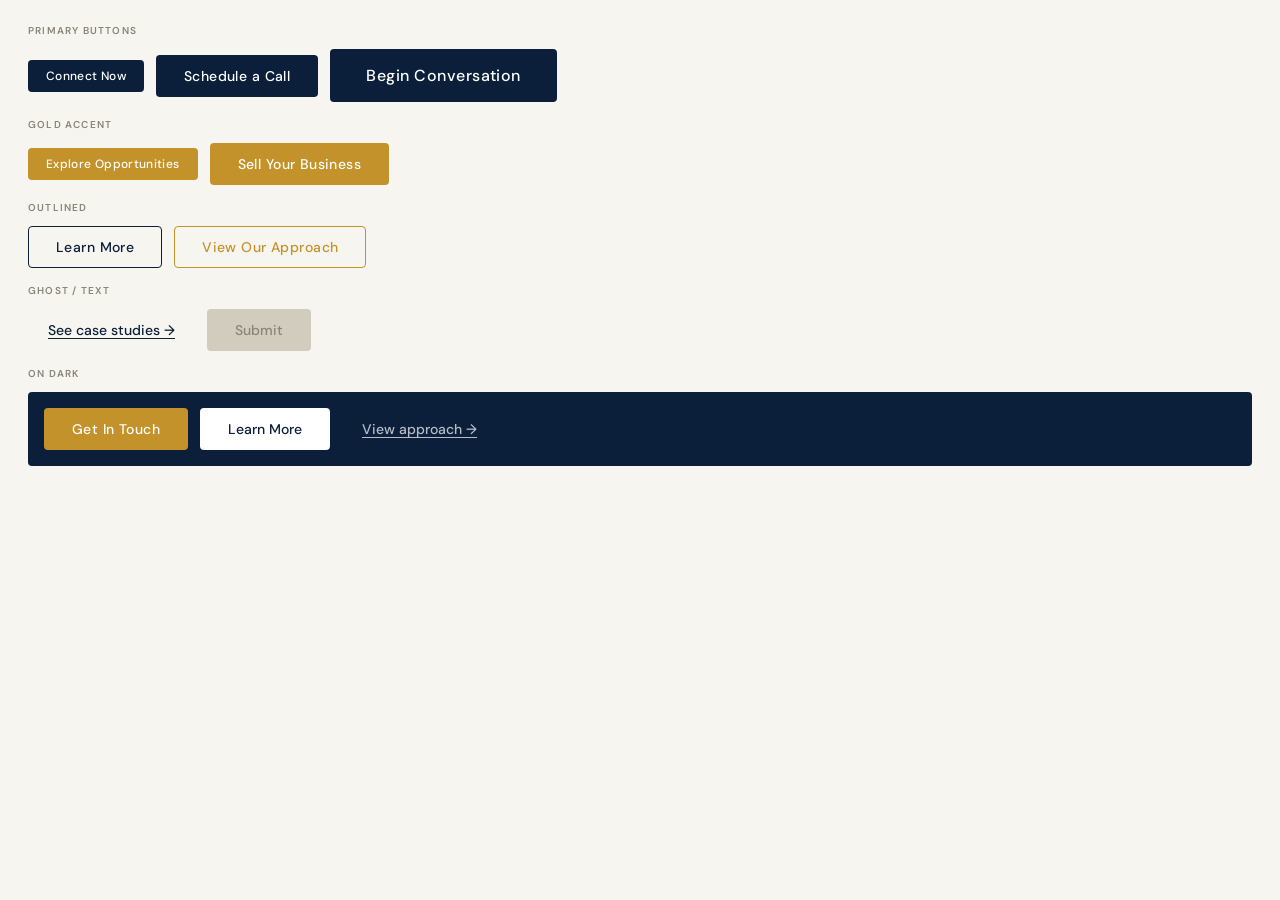
<file: preview/components-buttons.html>
<!DOCTYPE html>
<html lang="en">
<head>
<meta charset="UTF-8">
<link rel="stylesheet" href="../colors_and_type.css">
<style>
  body { margin: 0; background: var(--bg-primary); padding: 24px 28px; font-family: var(--font-sans); }
  .row { display: flex; gap: 12px; align-items: center; margin-bottom: 16px; flex-wrap: wrap; }
  .section-label { font-size: 10px; letter-spacing: 0.12em; text-transform: uppercase; font-weight: 600; color: var(--fg-secondary); margin-bottom: 12px; }
  /* Button styles */
  .btn { display: inline-flex; align-items: center; gap: 8px; font-family: var(--font-sans); font-weight: 500; cursor: pointer; border: none; transition: all 0.2s ease; text-decoration: none; }
  .btn-primary { background: var(--color-navy-800); color: white; padding: 12px 28px; font-size: 14px; letter-spacing: 0.03em; border-radius: var(--radius-md); }
  .btn-primary:hover { background: var(--color-navy-700); }
  .btn-gold { background: var(--color-gold-600); color: white; padding: 12px 28px; font-size: 14px; letter-spacing: 0.03em; border-radius: var(--radius-md); }
  .btn-outline { background: transparent; color: var(--color-navy-800); padding: 11px 27px; font-size: 14px; letter-spacing: 0.03em; border-radius: var(--radius-md); border: 1.5px solid var(--color-navy-800); }
  .btn-outline-gold { background: transparent; color: var(--color-gold-600); padding: 11px 27px; font-size: 14px; letter-spacing: 0.03em; border-radius: var(--radius-md); border: 1.5px solid var(--color-gold-600); }
  .btn-ghost { background: transparent; color: var(--color-navy-800); padding: 12px 20px; font-size: 14px; border-radius: var(--radius-md); text-decoration: underline; text-underline-offset: 3px; }
  .btn-sm { padding: 8px 18px; font-size: 12px; }
  .btn-lg { padding: 16px 36px; font-size: 16px; }
  .btn-inverse { background: white; color: var(--color-navy-800); padding: 12px 28px; font-size: 14px; border-radius: var(--radius-md); }
  .btn-disabled { background: var(--color-warm-200); color: var(--color-warm-400); padding: 12px 28px; font-size: 14px; border-radius: var(--radius-md); cursor: not-allowed; }
  .dark-bg { background: var(--color-navy-800); padding: 16px; border-radius: var(--radius-md); }
</style>
</head>
<body>
<div class="section-label">Primary Buttons</div>
<div class="row">
  <button class="btn btn-primary btn-sm">Connect Now</button>
  <button class="btn btn-primary">Schedule a Call</button>
  <button class="btn btn-primary btn-lg">Begin Conversation</button>
</div>

<div class="section-label">Gold Accent</div>
<div class="row">
  <button class="btn btn-gold btn-sm">Explore Opportunities</button>
  <button class="btn btn-gold">Sell Your Business</button>
</div>

<div class="section-label">Outlined</div>
<div class="row">
  <button class="btn btn-outline">Learn More</button>
  <button class="btn btn-outline-gold">View Our Approach</button>
</div>

<div class="section-label">Ghost / Text</div>
<div class="row">
  <button class="btn btn-ghost">See case studies →</button>
  <button class="btn btn-disabled">Submit</button>
</div>

<div class="section-label">On Dark</div>
<div class="dark-bg">
  <div class="row" style="margin-bottom:0">
    <button class="btn btn-gold">Get In Touch</button>
    <button class="btn btn-inverse">Learn More</button>
    <button class="btn btn-ghost" style="color:rgba(255,255,255,0.7)">View approach →</button>
  </div>
</div>
</body>
</html>
</file>
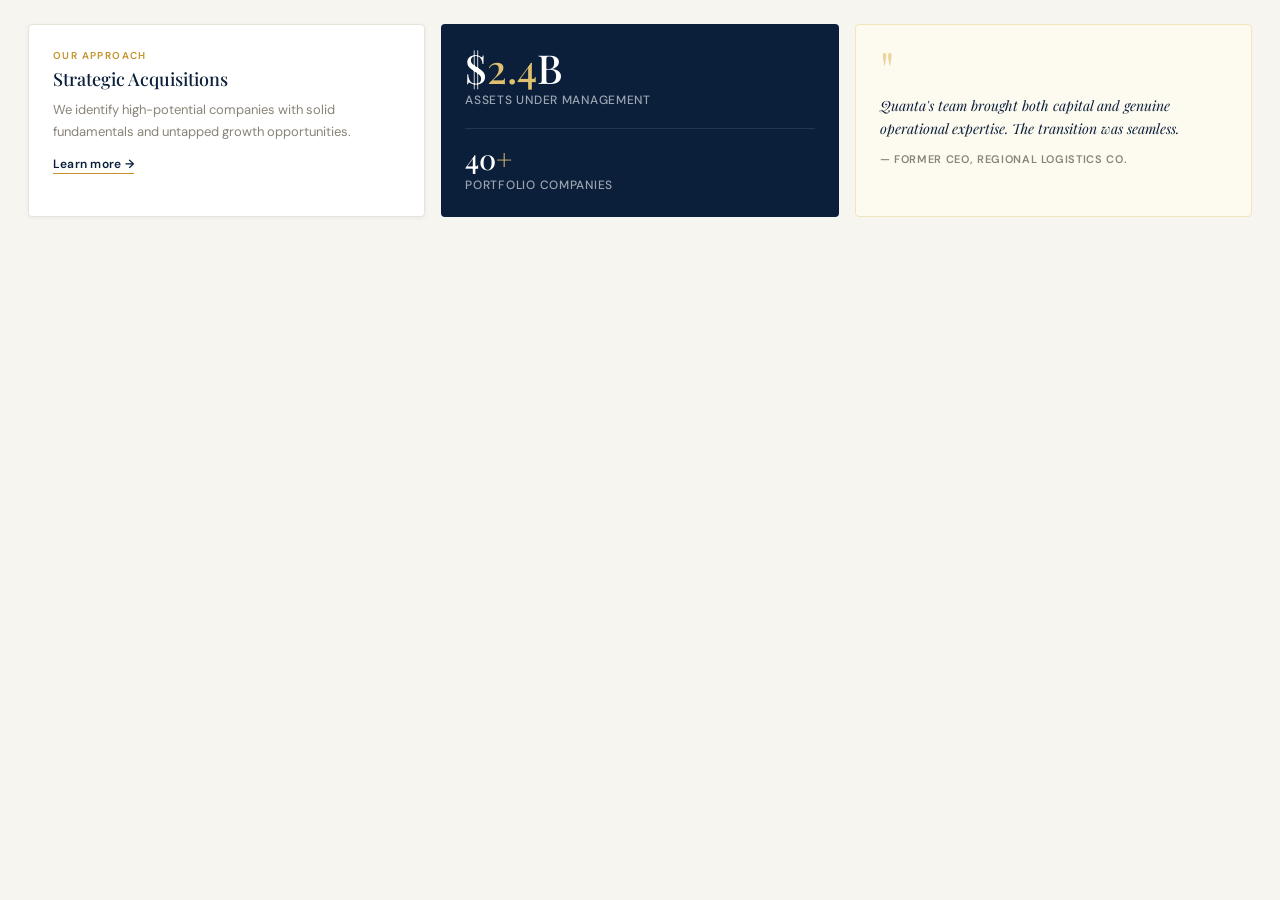
<file: preview/components-cards.html>
<!DOCTYPE html>
<html lang="en">
<head>
<meta charset="UTF-8">
<link rel="stylesheet" href="../colors_and_type.css">
<style>
  body { margin: 0; background: var(--bg-primary); padding: 24px 28px; font-family: var(--font-sans); }
  .grid { display: grid; grid-template-columns: 1fr 1fr 1fr; gap: 16px; }
  .card { background: white; border: 1px solid var(--border-default); border-radius: var(--radius-md); box-shadow: var(--shadow-sm); padding: 24px; }
  .card-icon { width: 40px; height: 40px; border-radius: var(--radius-md); background: var(--color-navy-50); display: flex; align-items: center; justify-content: center; margin-bottom: 14px; }
  .card-eyebrow { font-size: 10px; font-weight: 600; letter-spacing: 0.14em; text-transform: uppercase; color: var(--fg-accent); margin-bottom: 6px; }
  .card-title { font-family: var(--font-display); font-size: 18px; font-weight: 500; color: var(--color-navy-800); margin: 0 0 8px; line-height: 1.3; }
  .card-body { font-size: 13px; line-height: 1.65; color: var(--fg-secondary); margin: 0; }
  .card-link { font-size: 12px; font-weight: 600; color: var(--color-navy-800); text-decoration: none; margin-top: 14px; display: inline-block; letter-spacing: 0.02em; border-bottom: 1.5px solid var(--color-gold-600); padding-bottom: 1px; }
  /* Stat card */
  .stat-card { background: var(--color-navy-800); border-radius: var(--radius-md); padding: 24px; color: white; }
  .stat-num { font-family: var(--font-display); font-size: 40px; font-weight: 500; color: white; line-height: 1; margin-bottom: 4px; }
  .stat-num span { color: var(--color-gold-400); }
  .stat-label { font-size: 12px; color: rgba(255,255,255,0.6); letter-spacing: 0.06em; text-transform: uppercase; font-weight: 500; }
  /* Testimonial card */
  .quote-card { background: var(--color-gold-50); border: 1px solid var(--color-gold-200); border-radius: var(--radius-md); padding: 24px; }
  .quote-mark { font-family: var(--font-display); font-size: 48px; color: var(--color-gold-300); line-height: 0.8; margin-bottom: 8px; }
  .quote-text { font-family: var(--font-display); font-style: italic; font-size: 14px; color: var(--color-navy-800); line-height: 1.6; margin: 0 0 12px; }
  .quote-attr { font-size: 11px; font-weight: 600; color: var(--fg-secondary); letter-spacing: 0.06em; text-transform: uppercase; }
</style>
</head>
<body>
<div class="grid">
  <div class="card">
    <div class="card-eyebrow">Our Approach</div>
    <div class="card-title">Strategic Acquisitions</div>
    <p class="card-body">We identify high-potential companies with solid fundamentals and untapped growth opportunities.</p>
    <a class="card-link" href="#">Learn more →</a>
  </div>
  <div class="stat-card">
    <div class="stat-num">$<span>2.4</span>B</div>
    <div class="stat-label">Assets under management</div>
    <div style="margin-top:20px;border-top:1px solid rgba(255,255,255,0.1);padding-top:16px">
      <div class="stat-num" style="font-size:28px">40<span>+</span></div>
      <div class="stat-label">Portfolio companies</div>
    </div>
  </div>
  <div class="quote-card">
    <div class="quote-mark">"</div>
    <p class="quote-text">Quanta's team brought both capital and genuine operational expertise. The transition was seamless.</p>
    <div class="quote-attr">— Former CEO, Regional Logistics Co.</div>
  </div>
</div>
</body>
</html>
</file>
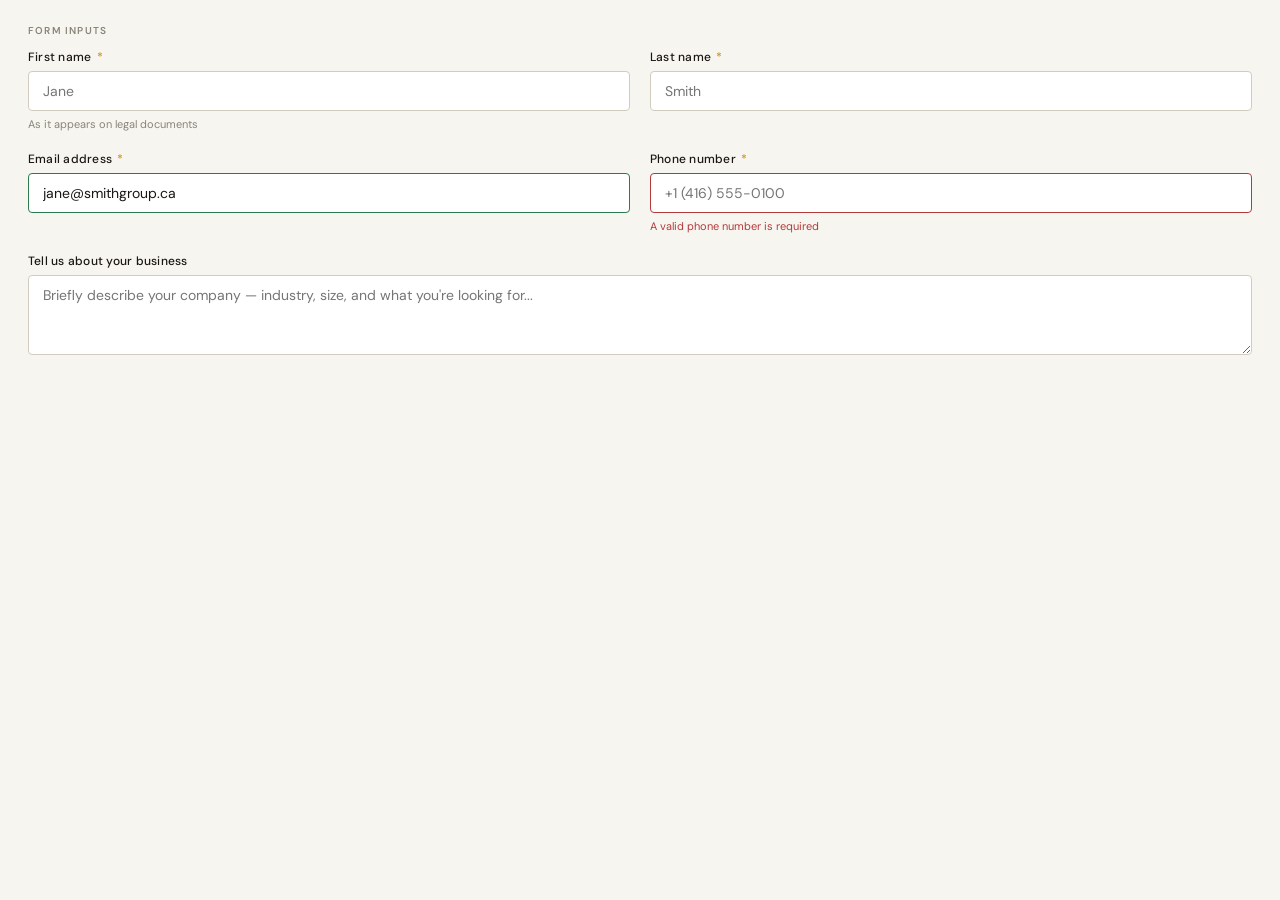
<file: preview/components-inputs.html>
<!DOCTYPE html>
<html lang="en">
<head>
<meta charset="UTF-8">
<link rel="stylesheet" href="../colors_and_type.css">
<style>
  body { margin: 0; background: var(--bg-primary); padding: 24px 28px; font-family: var(--font-sans); }
  .grid { display: grid; grid-template-columns: 1fr 1fr; gap: 20px; }
  .section-label { font-size: 10px; letter-spacing: 0.12em; text-transform: uppercase; font-weight: 600; color: var(--fg-secondary); margin-bottom: 12px; }
  .field { display: flex; flex-direction: column; gap: 6px; }
  label { font-size: 12px; font-weight: 500; color: var(--fg-primary); letter-spacing: 0.02em; }
  input, textarea, select {
    font-family: var(--font-sans); font-size: 14px; color: var(--fg-primary);
    border: 1.5px solid var(--border-strong); border-radius: var(--radius-md);
    padding: 10px 14px; background: white; outline: none; transition: border-color 0.2s;
    width: 100%; box-sizing: border-box;
  }
  input:focus, textarea:focus { border-color: var(--color-navy-800); box-shadow: 0 0 0 3px rgba(11,31,58,0.08); }
  input.error { border-color: var(--color-error); }
  input.success { border-color: var(--color-success); }
  .helper { font-size: 11px; color: var(--fg-secondary); }
  .error-msg { font-size: 11px; color: var(--color-error); }
  textarea { resize: vertical; min-height: 80px; }
  .req { color: var(--color-gold-600); margin-left: 2px; }
</style>
</head>
<body>
<div class="section-label">Form Inputs</div>
<div class="grid">
  <div class="field">
    <label>First name <span class="req">*</span></label>
    <input type="text" placeholder="Jane">
    <span class="helper">As it appears on legal documents</span>
  </div>
  <div class="field">
    <label>Last name <span class="req">*</span></label>
    <input type="text" placeholder="Smith">
  </div>
  <div class="field">
    <label>Email address <span class="req">*</span></label>
    <input type="email" value="jane@smithgroup.ca" class="success">
  </div>
  <div class="field">
    <label>Phone number <span class="req">*</span></label>
    <input type="tel" value="" class="error" placeholder="+1 (416) 555-0100">
    <span class="error-msg">A valid phone number is required</span>
  </div>
  <div class="field" style="grid-column:1/-1">
    <label>Tell us about your business</label>
    <textarea placeholder="Briefly describe your company — industry, size, and what you're looking for..."></textarea>
  </div>
</div>
</body>
</html>
</file>
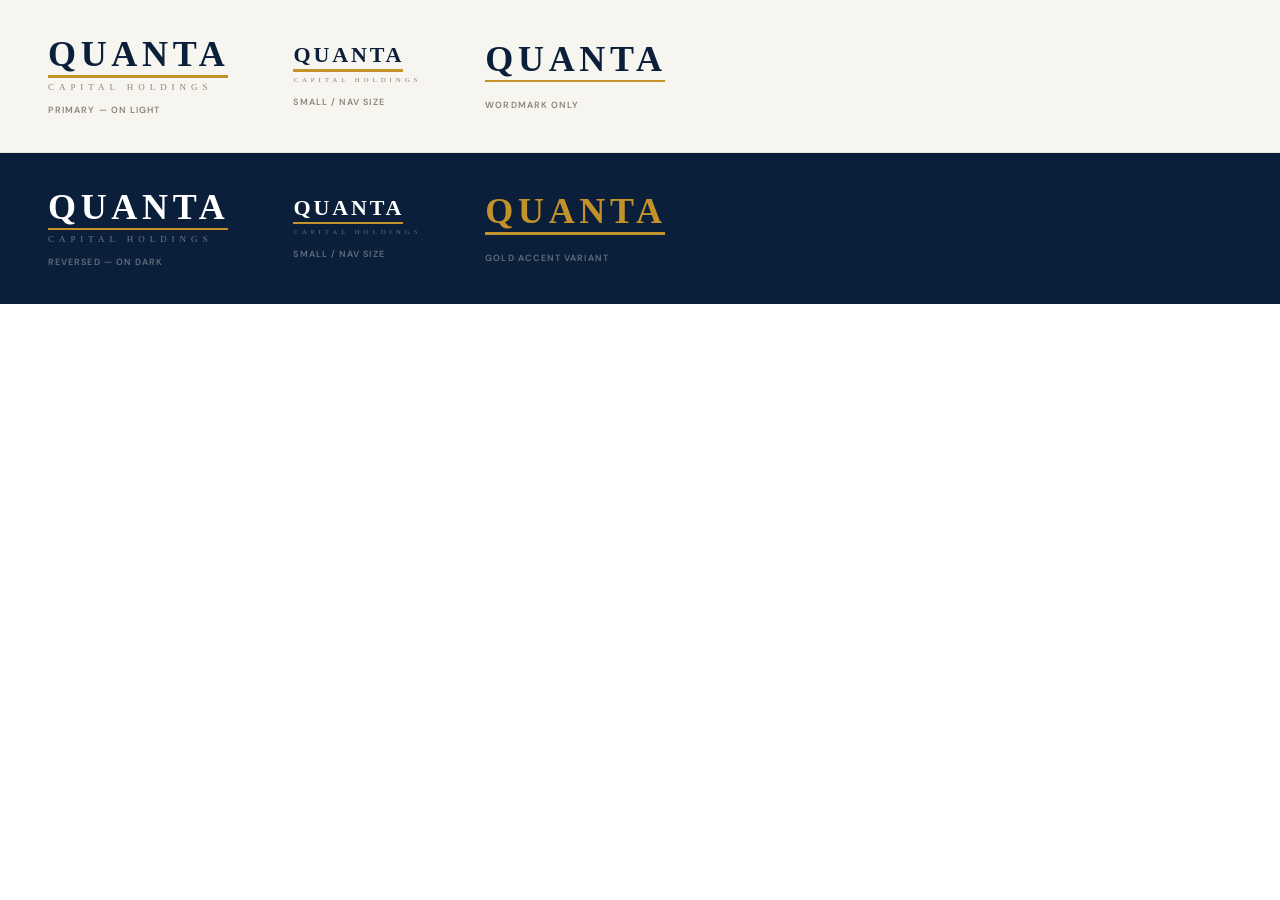
<file: preview/logo-usage.html>
<!DOCTYPE html>
<html lang="en">
<head>
<meta charset="UTF-8">
<link rel="stylesheet" href="../colors_and_type.css">
<style>
  body { margin: 0; font-family: var(--font-sans); }
  .panel { padding: 36px 48px; display: flex; align-items: center; gap: 64px; }
  .light { background: #F7F5F0; }
  .dark  { background: #0B1F3A; }
  .white-bg { background: #FFFFFF; }
  .logo-wrap { display: flex; flex-direction: column; align-items: flex-start; gap: 8px; }
  .logo-label { font-size: 9px; letter-spacing: 0.12em; text-transform: uppercase; font-weight: 600; }
  .divider { height: 1px; background: #E8E4DC; }
  .dark .divider { background: rgba(255,255,255,0.1); }
  /* Inline wordmark styles so preview works without external SVG rendering quirks */
  .wm { line-height: 1; }
  .wm-main { font-family: Georgia, 'Times New Roman', serif; font-weight: 700; letter-spacing: 0.13em; display: block; }
  .wm-bar  { height: 2.5px; background: #C4922A; display: block; margin: 3px 0 5px; }
  .wm-sub  { font-family: Georgia, serif; font-size: 9px; letter-spacing: 0.55em; font-weight: 400; display: block; }
</style>
</head>
<body>

<!-- Light background -->
<div class="panel light">
  <div class="logo-wrap">
    <div class="wm">
      <span class="wm-main" style="font-size:36px; color:#0B1F3A;">QUANTA</span>
      <span class="wm-bar" style="width:180px"></span>
      <span class="wm-sub" style="color:#8A8478;">CAPITAL HOLDINGS</span>
    </div>
    <span class="logo-label" style="color:#8A8478; margin-top:4px">Primary — on light</span>
  </div>

  <div class="logo-wrap">
    <div class="wm">
      <span class="wm-main" style="font-size:22px; color:#0B1F3A;">QUANTA</span>
      <span class="wm-bar" style="width:110px"></span>
      <span class="wm-sub" style="color:#8A8478; font-size:7px;">CAPITAL HOLDINGS</span>
    </div>
    <span class="logo-label" style="color:#8A8478; margin-top:4px">Small / nav size</span>
  </div>

  <div class="logo-wrap">
    <div class="wm">
      <span class="wm-main" style="font-size:36px; color:#0B1F3A;">QUANTA</span>
      <span class="wm-bar" style="width:180px"></span>
    </div>
    <span class="logo-label" style="color:#8A8478; margin-top:4px">Wordmark only</span>
  </div>
</div>

<div class="divider"></div>

<!-- Dark background -->
<div class="panel dark">
  <div class="logo-wrap">
    <div class="wm">
      <span class="wm-main" style="font-size:36px; color:#FFFFFF;">QUANTA</span>
      <span class="wm-bar" style="width:180px"></span>
      <span class="wm-sub" style="color:rgba(255,255,255,0.4);">CAPITAL HOLDINGS</span>
    </div>
    <span class="logo-label" style="color:rgba(255,255,255,0.35); margin-top:4px">Reversed — on dark</span>
  </div>

  <div class="logo-wrap">
    <div class="wm">
      <span class="wm-main" style="font-size:22px; color:#FFFFFF;">QUANTA</span>
      <span class="wm-bar" style="width:110px"></span>
      <span class="wm-sub" style="color:rgba(255,255,255,0.35); font-size:7px;">CAPITAL HOLDINGS</span>
    </div>
    <span class="logo-label" style="color:rgba(255,255,255,0.35); margin-top:4px">Small / nav size</span>
  </div>

  <div class="logo-wrap">
    <div class="wm">
      <span class="wm-main" style="font-size:36px; color:#C4922A;">QUANTA</span>
      <span class="wm-bar" style="width:180px"></span>
    </div>
    <span class="logo-label" style="color:rgba(255,255,255,0.35); margin-top:4px">Gold accent variant</span>
  </div>
</div>

</body>
</html>
</file>
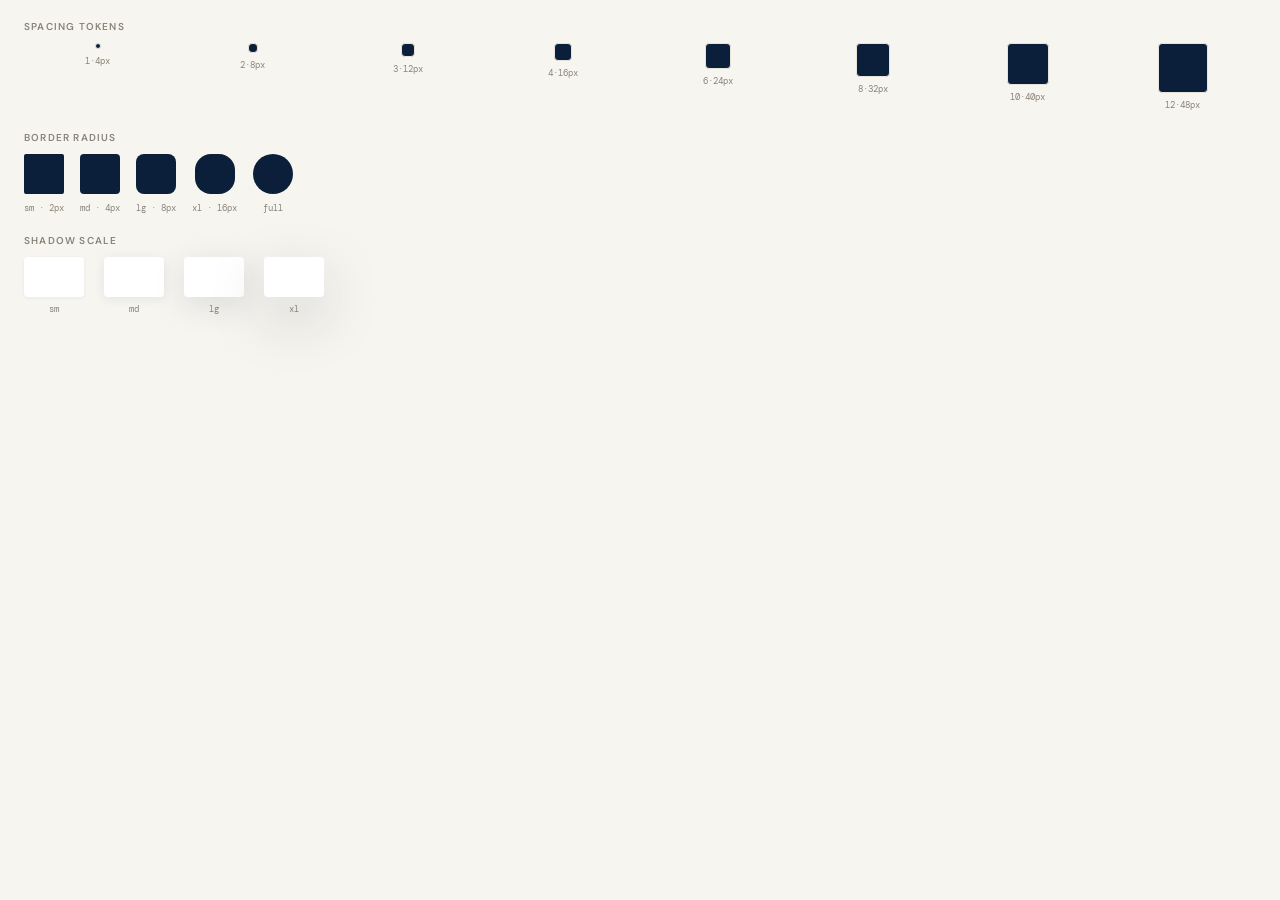
<file: preview/spacing-tokens.html>
<!DOCTYPE html>
<html lang="en">
<head>
<meta charset="UTF-8">
<link rel="stylesheet" href="../colors_and_type.css">
<style>
  body { margin: 0; background: var(--bg-primary); padding: 20px 24px; font-family: var(--font-sans); }
  .grid { display: grid; grid-template-columns: repeat(8, 1fr); gap: 8px; margin-bottom: 20px; }
  .box { display: flex; flex-direction: column; align-items: center; gap: 6px; }
  .sq { border-radius: var(--radius-md); border: 1px solid var(--border-default); }
  .lbl { font-size: 9px; font-family: var(--font-mono); color: var(--fg-secondary); }
  .section-label { font-size: 10px; letter-spacing: 0.12em; text-transform: uppercase; font-weight: 600; color: var(--fg-secondary); margin-bottom: 10px; }
  .radius-row { display: flex; gap: 16px; align-items: center; }
  .r-item { display: flex; flex-direction: column; align-items: center; gap: 8px; }
  .r-sq { width: 40px; height: 40px; background: var(--color-navy-800); }
  .shadow-row { display: flex; gap: 20px; align-items: center; margin-top: 4px; }
  .sh-box { width: 60px; height: 40px; background: white; border-radius: var(--radius-md); display: flex; align-items: center; justify-content: center; }
  .sh-label { font-size: 9px; font-family: var(--font-mono); color: var(--fg-secondary); margin-top: 6px; text-align: center; }
</style>
</head>
<body>
<div class="section-label">Spacing Tokens</div>
<div class="grid">
  <div class="box"><div class="sq" style="width:4px;height:4px;background:var(--color-navy-800)"></div><div class="lbl">1·4px</div></div>
  <div class="box"><div class="sq" style="width:8px;height:8px;background:var(--color-navy-800)"></div><div class="lbl">2·8px</div></div>
  <div class="box"><div class="sq" style="width:12px;height:12px;background:var(--color-navy-800)"></div><div class="lbl">3·12px</div></div>
  <div class="box"><div class="sq" style="width:16px;height:16px;background:var(--color-navy-800)"></div><div class="lbl">4·16px</div></div>
  <div class="box"><div class="sq" style="width:24px;height:24px;background:var(--color-navy-800)"></div><div class="lbl">6·24px</div></div>
  <div class="box"><div class="sq" style="width:32px;height:32px;background:var(--color-navy-800)"></div><div class="lbl">8·32px</div></div>
  <div class="box"><div class="sq" style="width:40px;height:40px;background:var(--color-navy-800)"></div><div class="lbl">10·40px</div></div>
  <div class="box"><div class="sq" style="width:48px;height:48px;background:var(--color-navy-800)"></div><div class="lbl">12·48px</div></div>
</div>

<div class="section-label">Border Radius</div>
<div class="radius-row" style="margin-bottom:20px">
  <div class="r-item"><div class="r-sq" style="border-radius:2px"></div><div class="lbl">sm · 2px</div></div>
  <div class="r-item"><div class="r-sq" style="border-radius:4px"></div><div class="lbl">md · 4px</div></div>
  <div class="r-item"><div class="r-sq" style="border-radius:8px"></div><div class="lbl">lg · 8px</div></div>
  <div class="r-item"><div class="r-sq" style="border-radius:16px"></div><div class="lbl">xl · 16px</div></div>
  <div class="r-item"><div class="r-sq" style="border-radius:9999px;width:40px;height:40px"></div><div class="lbl">full</div></div>
</div>

<div class="section-label">Shadow Scale</div>
<div class="shadow-row">
  <div><div class="sh-box" style="box-shadow:0 1px 4px rgba(11,31,58,0.06)"></div><div class="sh-label">sm</div></div>
  <div><div class="sh-box" style="box-shadow:0 2px 12px rgba(11,31,58,0.08)"></div><div class="sh-label">md</div></div>
  <div><div class="sh-box" style="box-shadow:0 8px 32px rgba(11,31,58,0.12)"></div><div class="sh-label">lg</div></div>
  <div><div class="sh-box" style="box-shadow:0 20px 60px rgba(11,31,58,0.18)"></div><div class="sh-label">xl</div></div>
</div>
</body>
</html>
</file>
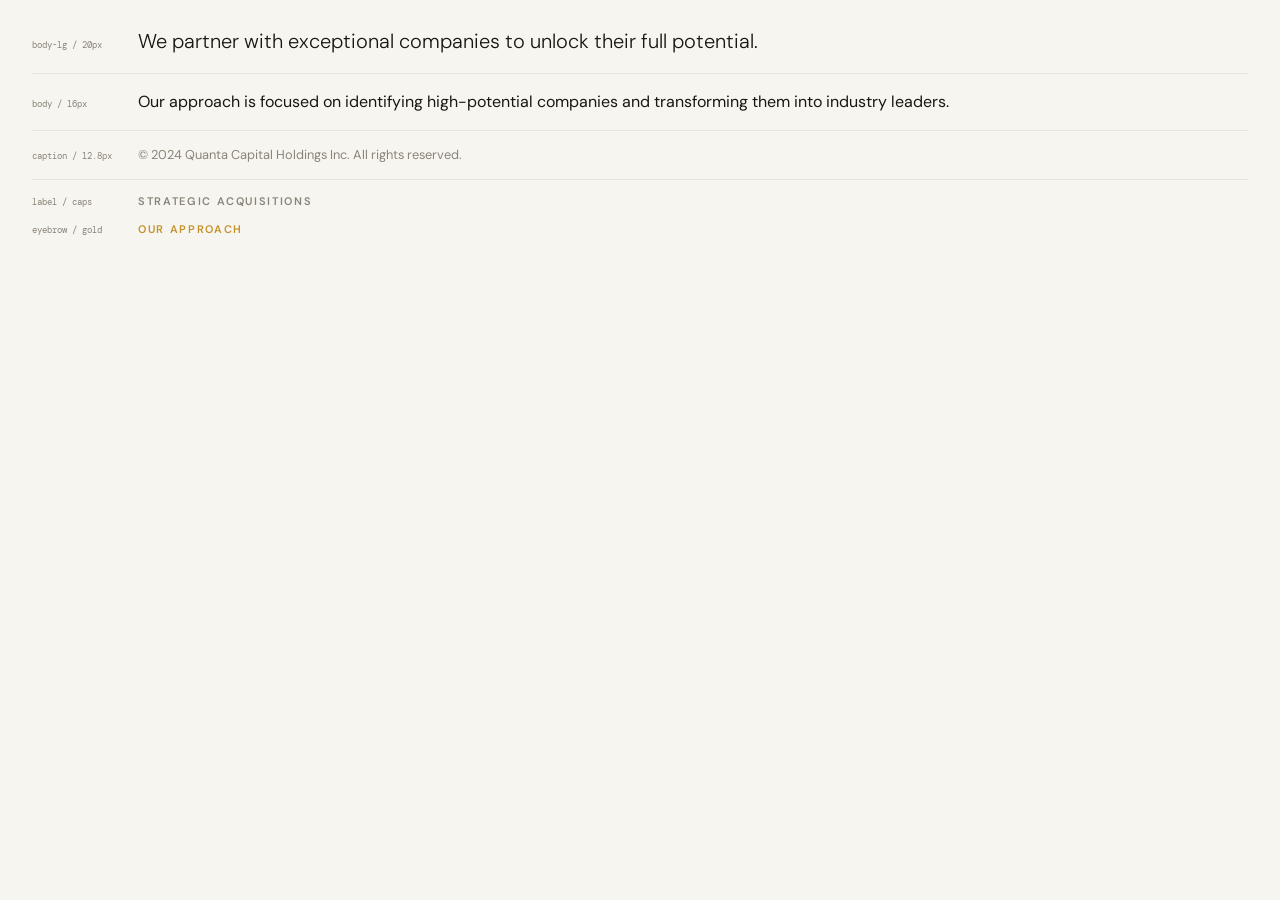
<file: preview/type-body.html>
<!DOCTYPE html>
<html lang="en">
<head>
<meta charset="UTF-8">
<link rel="stylesheet" href="../colors_and_type.css">
<style>
  body { margin: 0; background: var(--bg-primary); padding: 24px 32px; }
  .row { margin-bottom: 14px; display: flex; align-items: baseline; gap: 16px; }
  .meta { font-family: var(--font-mono); font-size: 9px; color: var(--fg-secondary); min-width: 90px; }
  .rule { height: 1px; background: var(--border-default); margin: 6px 0 14px; }
</style>
</head>
<body>
  <div class="row">
    <span class="meta">body-lg / 20px</span>
    <span style="font-family:var(--font-sans);font-size:20px;font-weight:300;color:var(--fg-primary);line-height:1.75">We partner with exceptional companies to unlock their full potential.</span>
  </div>
  <div class="rule"></div>
  <div class="row">
    <span class="meta">body / 16px</span>
    <span style="font-family:var(--font-sans);font-size:16px;color:var(--fg-primary);line-height:1.75">Our approach is focused on identifying high-potential companies and transforming them into industry leaders.</span>
  </div>
  <div class="rule"></div>
  <div class="row">
    <span class="meta">caption / 12.8px</span>
    <span style="font-family:var(--font-sans);font-size:12.8px;color:var(--fg-secondary);line-height:1.55">© 2024 Quanta Capital Holdings Inc. All rights reserved.</span>
  </div>
  <div class="rule"></div>
  <div class="row">
    <span class="meta">label / caps</span>
    <span style="font-family:var(--font-sans);font-size:11px;font-weight:600;letter-spacing:0.15em;text-transform:uppercase;color:var(--fg-secondary)">Strategic Acquisitions</span>
  </div>
  <div class="row">
    <span class="meta">eyebrow / gold</span>
    <span style="font-family:var(--font-sans);font-size:11px;font-weight:600;letter-spacing:0.15em;text-transform:uppercase;color:var(--fg-accent)">Our Approach</span>
  </div>
</body>
</html>
</file>
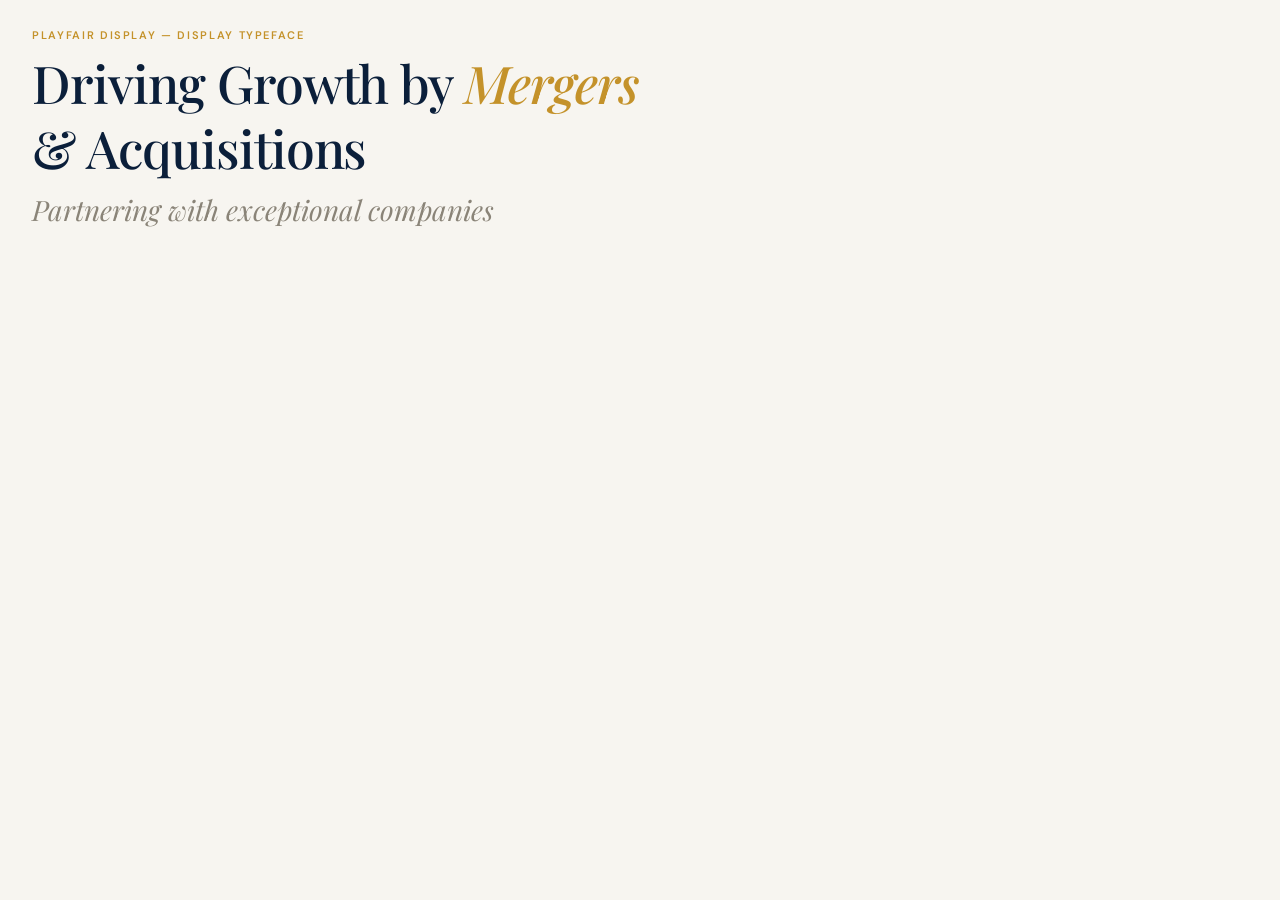
<file: preview/type-display.html>
<!DOCTYPE html>
<html lang="en">
<head>
<meta charset="UTF-8">
<link rel="stylesheet" href="../colors_and_type.css">
<style>
  body { margin: 0; background: var(--bg-primary); padding: 28px 32px; }
  .eyebrow { font-family: var(--font-sans); font-size: 11px; font-weight: 600; letter-spacing: 0.15em; text-transform: uppercase; color: var(--fg-accent); margin-bottom: 12px; }
  .hero { font-family: var(--font-display); font-size: 52px; font-weight: 500; line-height: 1.1; letter-spacing: -0.02em; color: var(--color-navy-800); margin: 0 0 8px; }
  .hero em { font-style: italic; color: var(--color-gold-600); }
  .sub { font-family: var(--font-display); font-size: 28px; font-weight: 400; font-style: italic; color: var(--fg-secondary); margin: 0; line-height: 1.3; }
</style>
</head>
<body>
  <div class="eyebrow">Playfair Display — Display Typeface</div>
  <div class="hero">Driving Growth by <em>Mergers</em></div>
  <div class="hero" style="font-size:52px">& Acquisitions</div>
  <div class="sub" style="margin-top:16px">Partnering with exceptional companies</div>
</body>
</html>
</file>
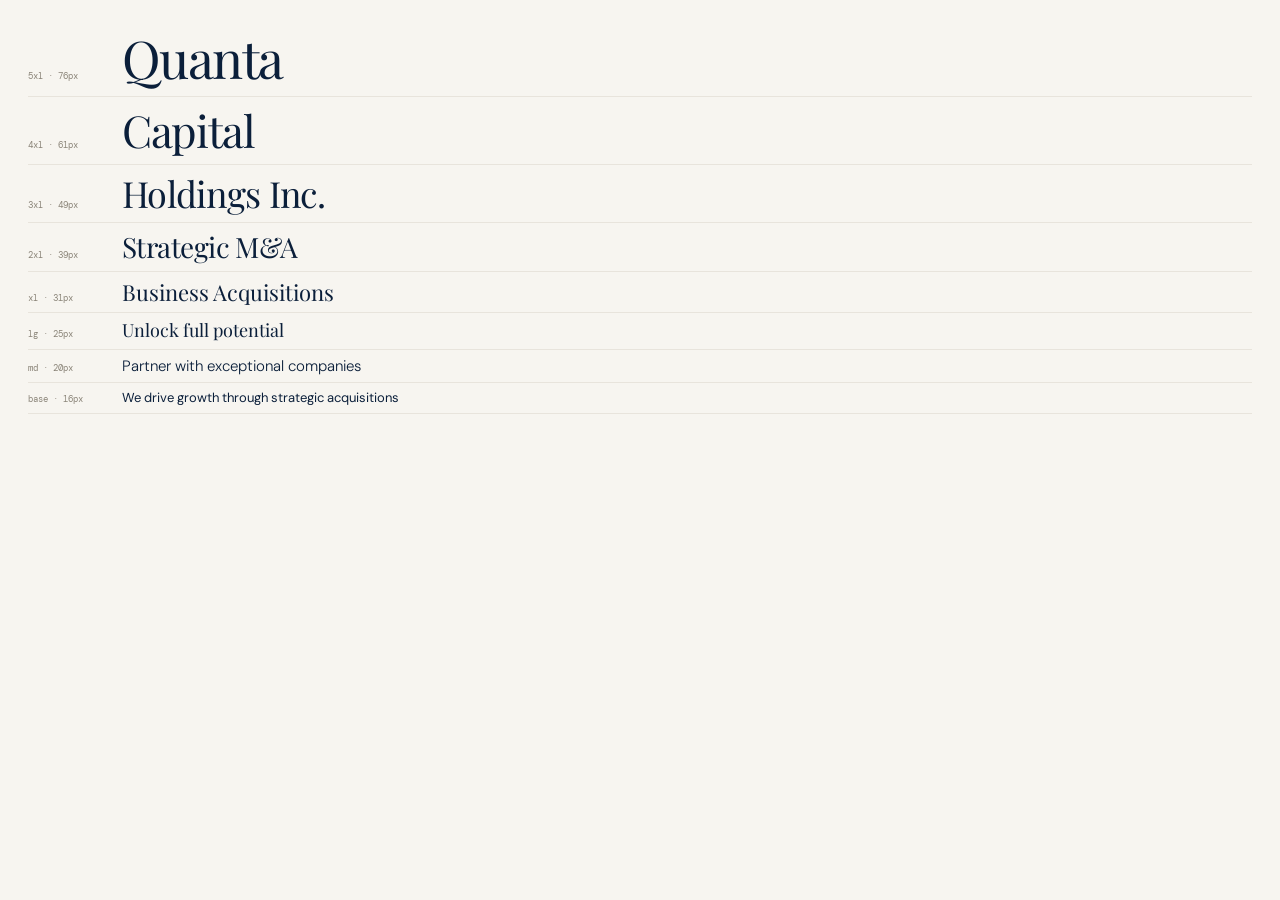
<file: preview/type-scale.html>
<!DOCTYPE html>
<html lang="en">
<head>
<meta charset="UTF-8">
<link rel="stylesheet" href="../colors_and_type.css">
<style>
  body { margin: 0; background: var(--bg-primary); padding: 20px 28px; }
  .scale-row { display: flex; align-items: baseline; gap: 14px; border-bottom: 1px solid var(--border-default); padding: 7px 0; }
  .scale-meta { font-family: var(--font-mono); font-size: 9px; color: var(--fg-secondary); width: 80px; flex-shrink: 0; }
  .scale-text { font-family: var(--font-display); color: var(--color-navy-800); line-height: 1.2; }
</style>
</head>
<body>
  <div class="scale-row"><span class="scale-meta">5xl · 76px</span><span class="scale-text" style="font-size:52px;letter-spacing:-0.03em">Quanta</span></div>
  <div class="scale-row"><span class="scale-meta">4xl · 61px</span><span class="scale-text" style="font-size:44px;letter-spacing:-0.03em">Capital</span></div>
  <div class="scale-row"><span class="scale-meta">3xl · 49px</span><span class="scale-text" style="font-size:36px;letter-spacing:-0.02em">Holdings Inc.</span></div>
  <div class="scale-row"><span class="scale-meta">2xl · 39px</span><span class="scale-text" style="font-size:28px;letter-spacing:-0.02em">Strategic M&A</span></div>
  <div class="scale-row"><span class="scale-meta">xl · 31px</span><span class="scale-text" style="font-size:22px">Business Acquisitions</span></div>
  <div class="scale-row"><span class="scale-meta">lg · 25px</span><span class="scale-text" style="font-size:18px">Unlock full potential</span></div>
  <div class="scale-row"><span class="scale-meta">md · 20px</span><span class="scale-text" style="font-size:15px;font-family:var(--font-sans);font-weight:300">Partner with exceptional companies</span></div>
  <div class="scale-row"><span class="scale-meta">base · 16px</span><span class="scale-text" style="font-size:13px;font-family:var(--font-sans);font-weight:400">We drive growth through strategic acquisitions</span></div>
</body>
</html>
</file>
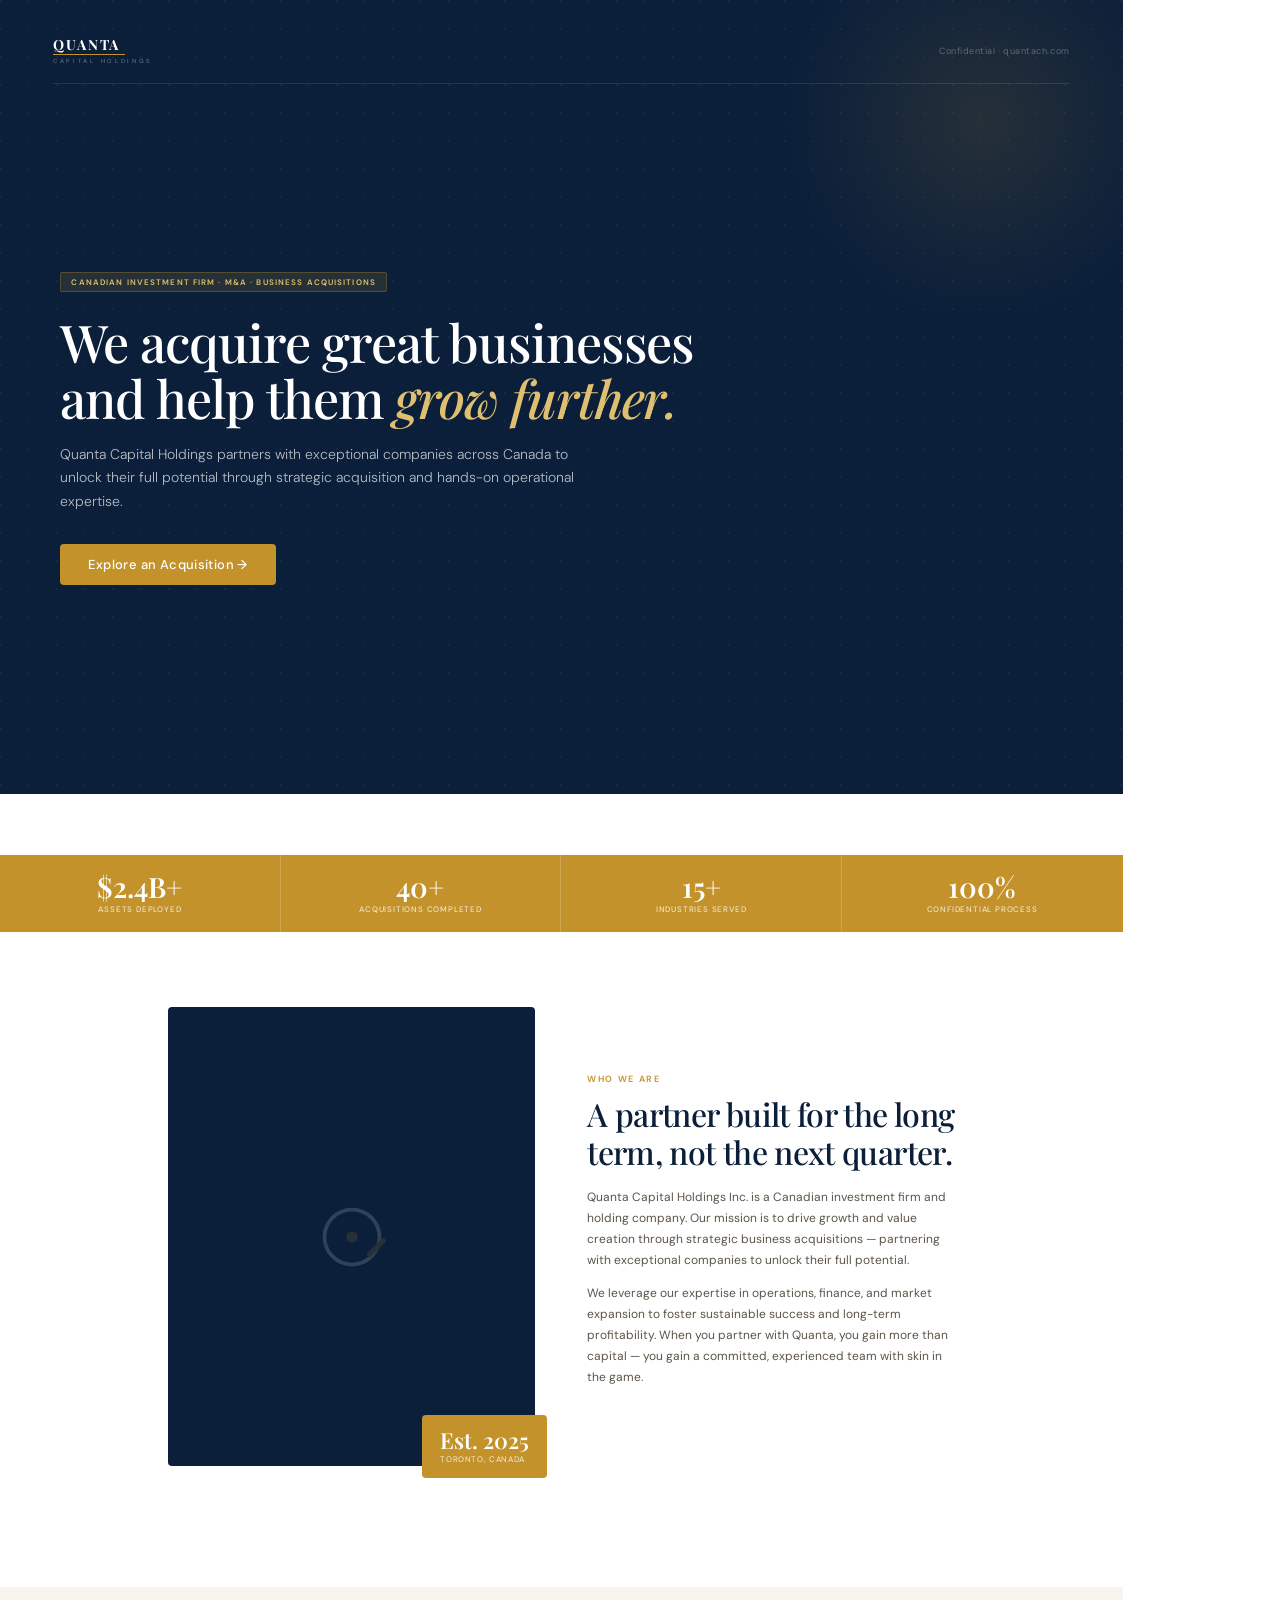
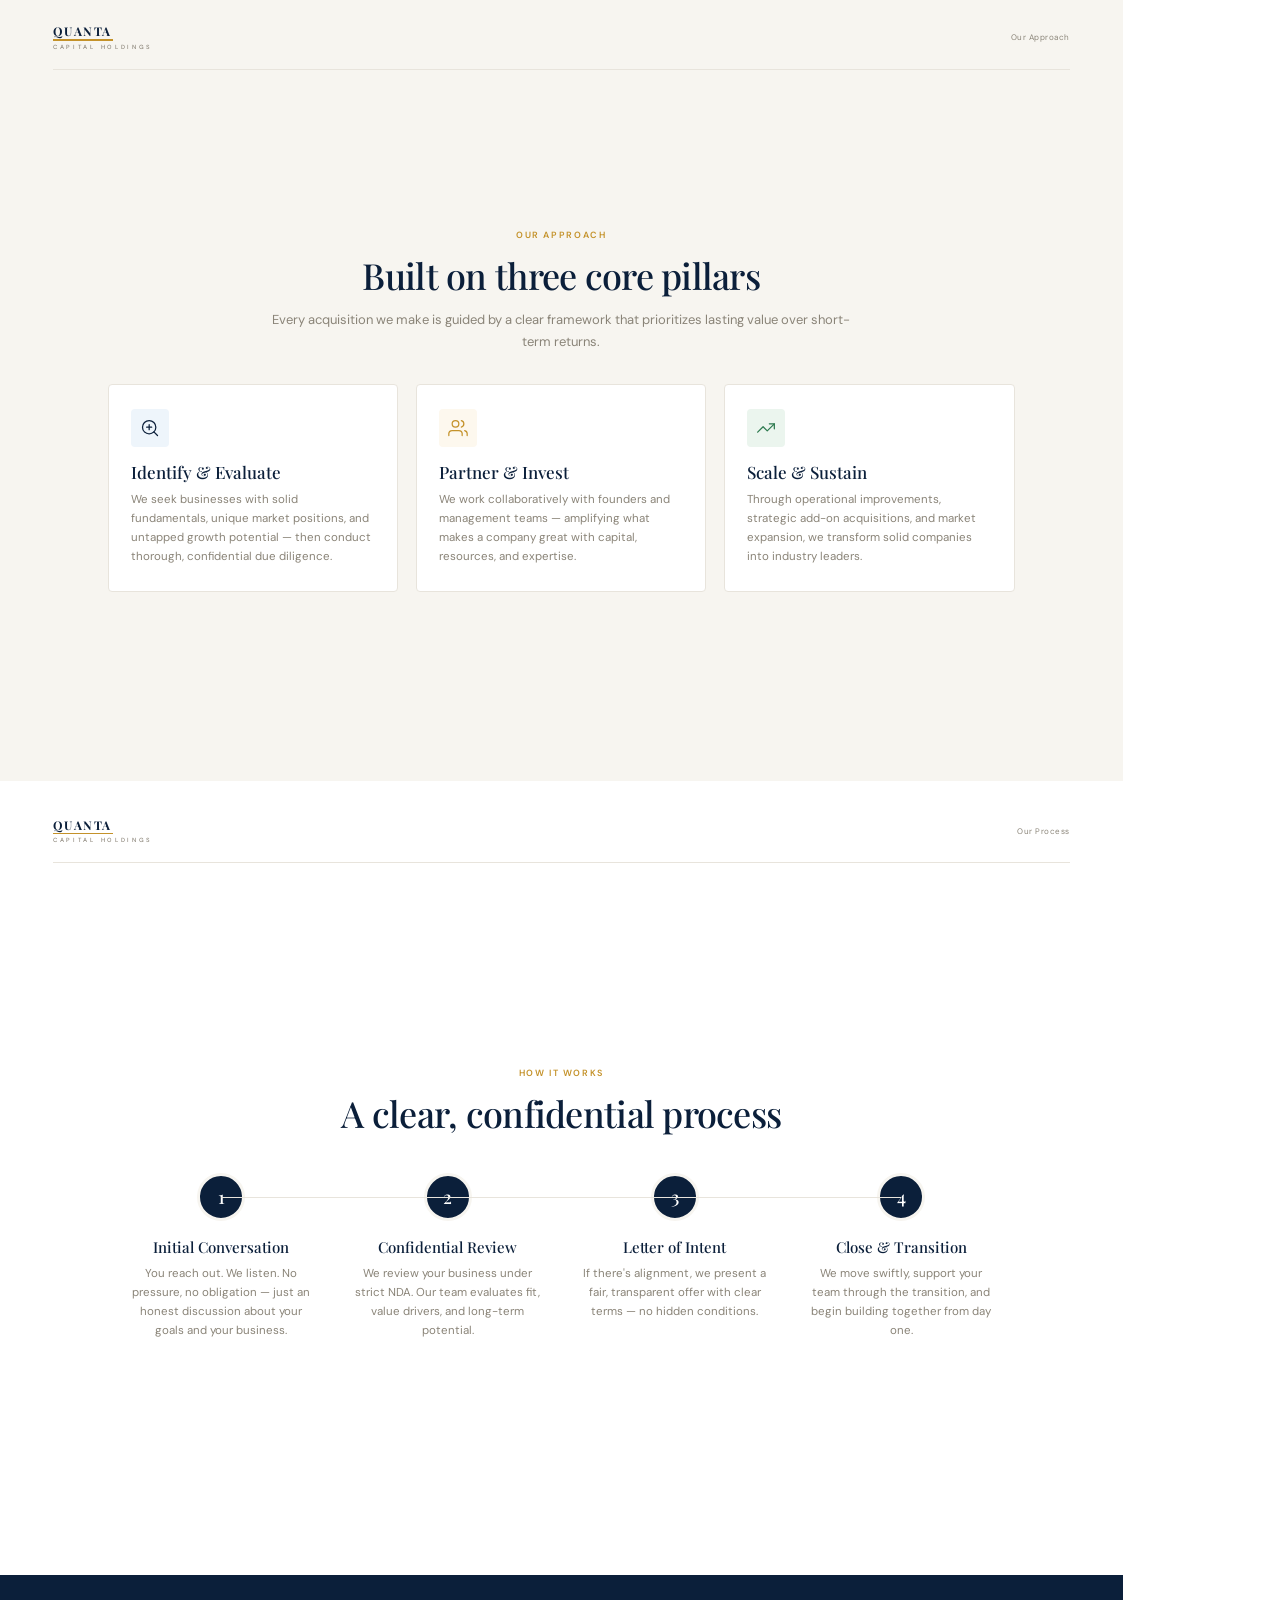
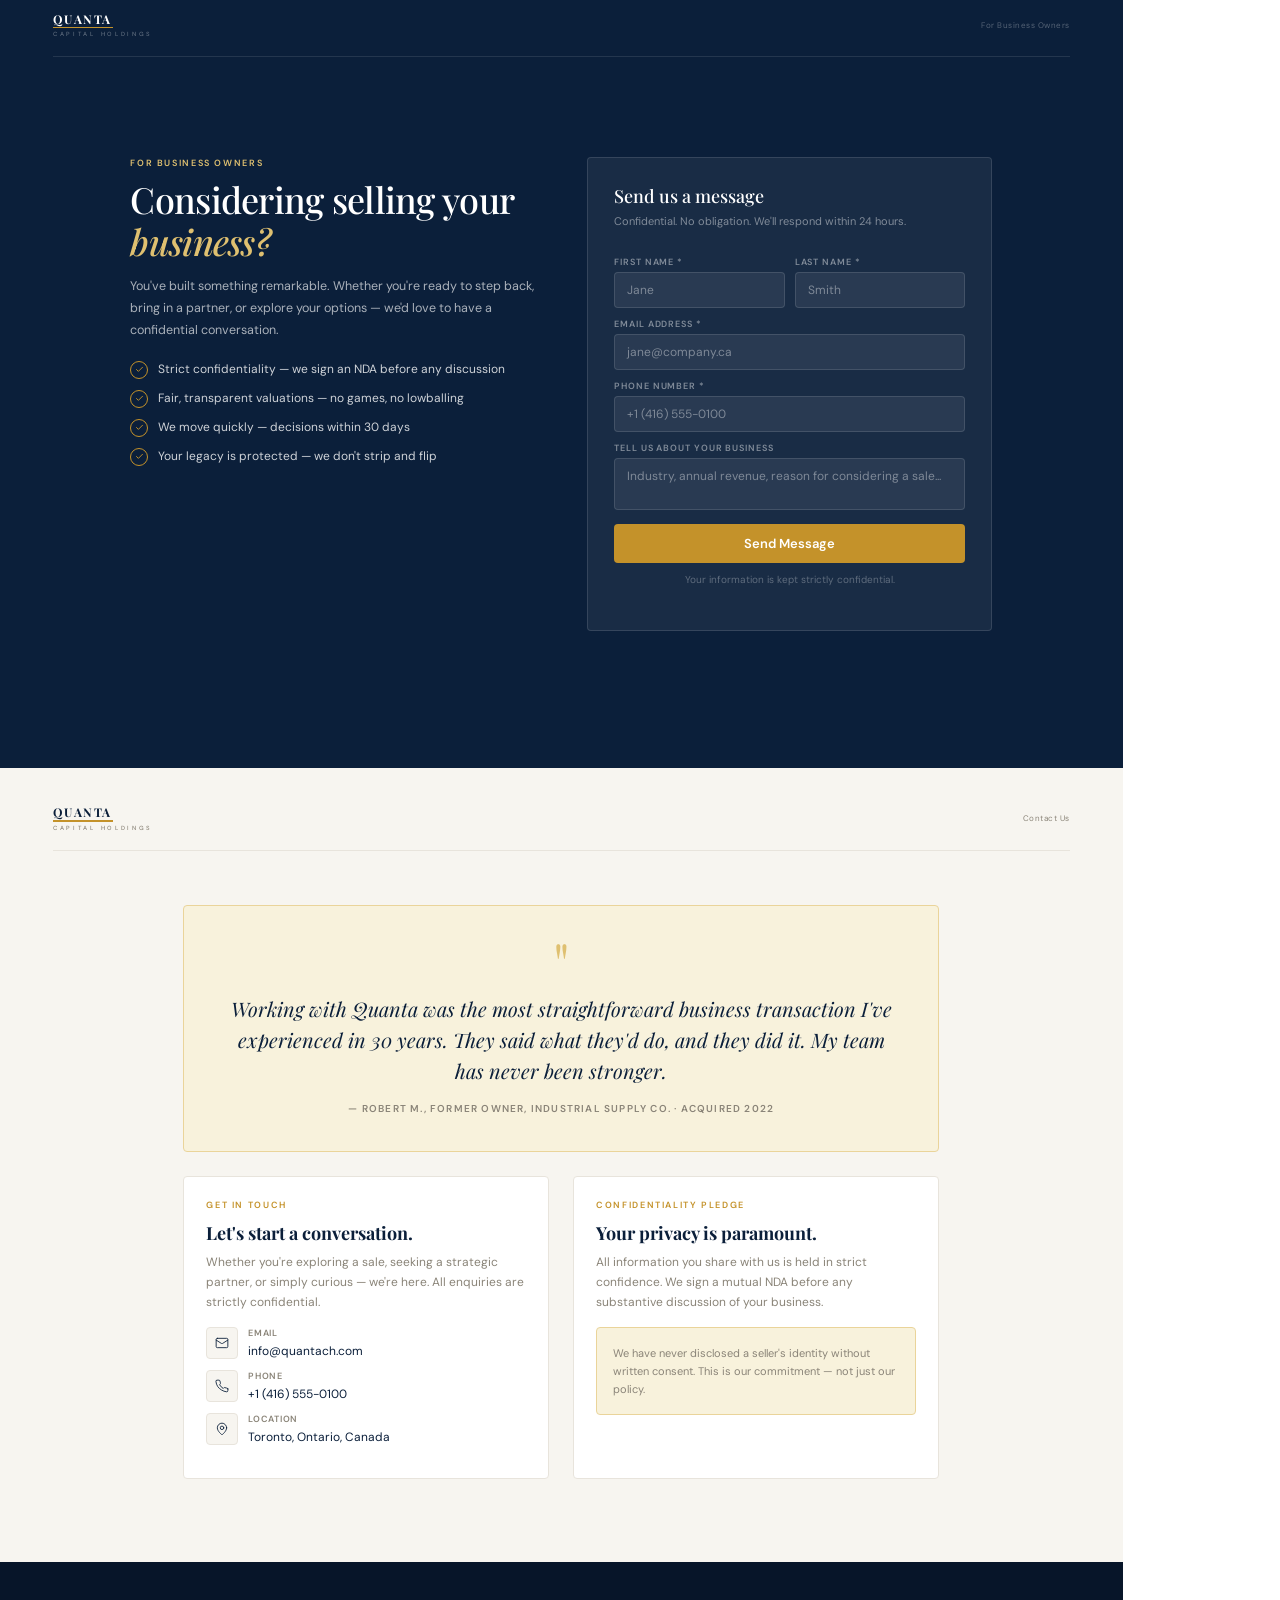
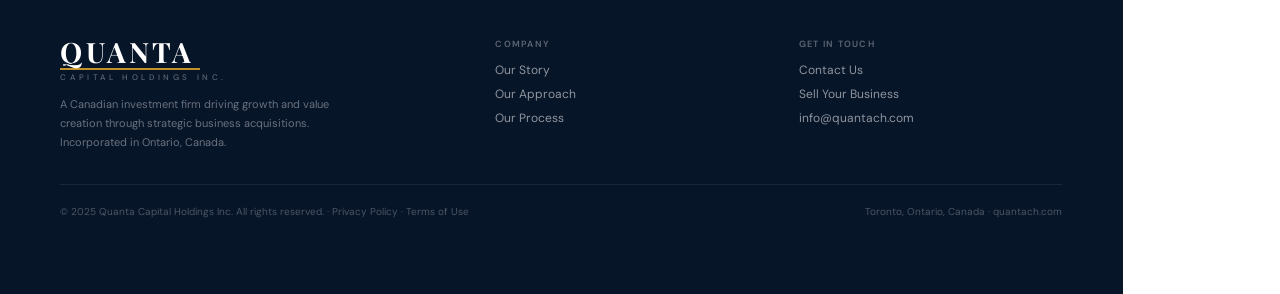
<file: ui_kits/website/index-print.html>
<!DOCTYPE html>
<html lang="en">
<head>
<meta charset="UTF-8">
<title>Quanta Capital Holdings Inc.</title>
<link href="https://fonts.googleapis.com/css2?family=Playfair+Display:ital,wght@0,400;0,500;0,600;0,700;1,400;1,500&family=DM+Sans:opsz,wght@9..40,300;9..40,400;9..40,500;9..40,600&display=swap" rel="stylesheet">
<style>
/* ── Reset ───────────────────────────────────── */
*, *::before, *::after { box-sizing: border-box; margin: 0; padding: 0; }
body { font-family: 'DM Sans', sans-serif; background: white; color: #1A1612; -webkit-print-color-adjust: exact; print-color-adjust: exact; }
a { color: inherit; text-decoration: none; }

:root {
  --navy: #0B1F3A;
  --navy-dark: #071529;
  --gold: #C4922A;
  --gold-light: #DFC070;
  --gold-pale: #F8F2DC;
  --off-white: #F7F5F0;
  --warm-100: #E8E4DC;
  --warm-400: #8A8478;
}

/* ── Page Setup ──────────────────────────────── */
@page { size: A4 landscape; margin: 0; }

/* ── Each section = one page ─────────────────── */
.page {
  width: 297mm;
  min-height: 210mm;
  page-break-after: always;
  break-after: page;
  position: relative;
  overflow: hidden;
  display: flex;
  flex-direction: column;
  justify-content: center;
}
.page:last-child { page-break-after: avoid; break-after: avoid; }

/* ── Shared layout ───────────────────────────── */
.container { max-width: 220mm; margin: 0 auto; padding: 0 16mm; }
.eyebrow { font-size: 9px; font-weight: 600; letter-spacing: 0.18em; text-transform: uppercase; color: var(--gold); margin-bottom: 10px; }
.eyebrow.light { color: var(--gold-light); }

/* ── HEADER (watermark on each page) ─────────── */
.page-header {
  position: absolute; top: 10mm; left: 14mm; right: 14mm;
  display: flex; align-items: center; justify-content: space-between;
  border-bottom: 1px solid rgba(255,255,255,0.12);
  padding-bottom: 5mm;
}
.page-header.dark-chrome { border-bottom-color: rgba(255,255,255,0.1); }
.page-header.light-chrome { border-bottom-color: var(--warm-100); }
.wm { line-height: 1; }
.wm-main { display: block; font-family: 'Playfair Display', Georgia, serif; font-weight: 700; letter-spacing: 0.12em; }
.wm-bar { display: block; background: #C4922A; margin: 2px 0 3px; }
.wm-sub { display: block; font-size: 6px; letter-spacing: 0.45em; font-weight: 500; text-transform: uppercase; }

/* ── PAGE 1: HERO ────────────────────────────── */
.hero-page {
  background: var(--navy);
  padding: 0;
}
.hero-grid {
  background-image: radial-gradient(circle at 1px 1px, rgba(255,255,255,0.04) 1px, transparent 0);
  background-size: 28px 28px;
  position: absolute; inset: 0;
}
.hero-glow {
  position: absolute; width: 400px; height: 400px; border-radius: 50%;
  background: radial-gradient(circle, rgba(196,146,42,0.14) 0%, transparent 70%);
  top: -80px; right: -60px;
}
.hero-content { position: relative; z-index: 1; padding: 36mm 16mm 20mm; }
.hero-tag { display: inline-flex; align-items: center; gap: 6px; background: rgba(196,146,42,0.15); border: 1px solid rgba(196,146,42,0.3); border-radius: 2px; padding: 4px 10px; margin-bottom: 22px; }
.hero-tag span { font-size: 8px; font-weight: 600; letter-spacing: 0.14em; text-transform: uppercase; color: var(--gold-light); }
.hero-h1 { font-family: 'Playfair Display', serif; font-size: 52px; font-weight: 500; color: white; line-height: 1.08; letter-spacing: -0.02em; max-width: 170mm; margin-bottom: 16px; }
.hero-h1 em { font-style: italic; color: var(--gold-light); }
.hero-sub { font-size: 14px; font-weight: 300; color: rgba(255,255,255,0.7); max-width: 140mm; line-height: 1.7; margin-bottom: 30px; }
.hero-btn { display: inline-block; background: var(--gold); color: white; padding: 12px 28px; border-radius: 4px; font-size: 13px; font-weight: 500; letter-spacing: 0.03em; }

/* ── PAGE 2: STATS BAR + ABOUT ───────────────── */
.about-page { background: white; padding: 0; }
.stats-band { background: var(--gold); display: grid; grid-template-columns: repeat(4,1fr); }
.stat-item { padding: 18px 0; text-align: center; border-right: 1px solid rgba(255,255,255,0.2); }
.stat-item:last-child { border-right: none; }
.stat-num { font-family: 'Playfair Display', serif; font-size: 28px; font-weight: 600; color: white; line-height: 1; margin-bottom: 3px; }
.stat-label { font-size: 8px; font-weight: 500; letter-spacing: 0.1em; text-transform: uppercase; color: rgba(255,255,255,0.75); }
.about-grid { display: grid; grid-template-columns: 1fr 1fr; gap: 52px; align-items: center; padding: 20mm 16mm 16mm; max-width: 240mm; margin: 0 auto; }
.about-img { width: 100%; aspect-ratio: 4/5; background: var(--navy); border-radius: 4px; position: relative; display: flex; align-items: center; justify-content: center; }
.about-badge { position: absolute; bottom: -12px; right: -12px; background: var(--gold); color: white; padding: 14px 18px; border-radius: 4px; }
.about-badge-num { font-family: 'Playfair Display', serif; font-size: 22px; font-weight: 600; line-height: 1; }
.about-badge-label { font-size: 8px; letter-spacing: 0.08em; text-transform: uppercase; opacity: 0.85; margin-top: 3px; }
.about-text h2 { font-family: 'Playfair Display', serif; font-size: 32px; font-weight: 500; color: var(--navy); line-height: 1.2; letter-spacing: -0.02em; margin-bottom: 16px; }
.about-text p { font-size: 12px; line-height: 1.75; color: #5C5448; margin-bottom: 12px; }

/* ── PAGE 3: PILLARS ─────────────────────────── */
.pillars-page { background: var(--off-white); }
.pillars-head { text-align: center; max-width: 160mm; margin: 0 auto 32px; }
.pillars-head h2 { font-family: 'Playfair Display', serif; font-size: 36px; font-weight: 500; color: var(--navy); letter-spacing: -0.02em; margin-bottom: 10px; }
.pillars-head p { font-size: 13px; color: var(--warm-400); line-height: 1.65; }
.pillars-grid { display: grid; grid-template-columns: repeat(3,1fr); gap: 18px; max-width: 240mm; margin: 0 auto; }
.pillar-card { background: white; border: 1px solid var(--warm-100); border-radius: 4px; padding: 24px 22px; }
.pillar-icon { width: 38px; height: 38px; border-radius: 4px; background: #EEF5FB; display: flex; align-items: center; justify-content: center; margin-bottom: 14px; }
.pillar-card h3 { font-family: 'Playfair Display', serif; font-size: 17px; font-weight: 500; color: var(--navy); margin-bottom: 8px; }
.pillar-card p { font-size: 11.5px; line-height: 1.65; color: var(--warm-400); }

/* ── PAGE 4: PROCESS ─────────────────────────── */
.process-page { background: white; }
.process-head { text-align: center; max-width: 150mm; margin: 0 auto 36px; }
.process-head h2 { font-family: 'Playfair Display', serif; font-size: 36px; font-weight: 500; color: var(--navy); letter-spacing: -0.02em; margin-bottom: 10px; }
.process-steps { display: grid; grid-template-columns: repeat(4,1fr); gap: 0; position: relative; max-width: 240mm; margin: 0 auto; }
.process-steps::before { content: ''; position: absolute; top: 24px; left: 12.5%; right: 12.5%; height: 1px; background: var(--warm-100); }
.process-step { padding: 0 18px; text-align: center; }
.step-num { width: 48px; height: 48px; border-radius: 50%; background: var(--navy); color: white; font-family: 'Playfair Display', serif; font-size: 18px; font-weight: 500; display: flex; align-items: center; justify-content: center; margin: 0 auto 16px; border: 3px solid var(--off-white); }
.process-step h4 { font-family: 'Playfair Display', serif; font-size: 15px; font-weight: 500; color: var(--navy); margin-bottom: 8px; }
.process-step p { font-size: 11.5px; line-height: 1.65; color: var(--warm-400); }

/* ── PAGE 5: SELLER + TESTIMONIAL ───────────── */
.seller-page { background: var(--navy); }
.seller-inner { display: grid; grid-template-columns: 1fr 1fr; gap: 52px; align-items: start; padding: 28mm 16mm 16mm; max-width: 260mm; margin: 0 auto; }
.seller-text h2 { font-family: 'Playfair Display', serif; font-size: 36px; font-weight: 500; color: white; line-height: 1.15; letter-spacing: -0.02em; margin-bottom: 14px; }
.seller-text h2 em { font-style: italic; color: var(--gold-light); }
.seller-text p { font-size: 12.5px; line-height: 1.75; color: rgba(255,255,255,0.65); margin-bottom: 10px; }
.seller-features { list-style: none; margin: 18px 0 0; display: flex; flex-direction: column; gap: 10px; }
.seller-features li { display: flex; align-items: flex-start; gap: 10px; font-size: 12px; color: rgba(255,255,255,0.8); line-height: 1.5; }
.check-circle { width: 18px; height: 18px; border-radius: 50%; border: 1.5px solid var(--gold); display: flex; align-items: center; justify-content: center; flex-shrink: 0; margin-top: 1px; }
.seller-form-card { background: rgba(255,255,255,0.06); border: 1px solid rgba(255,255,255,0.12); border-radius: 4px; padding: 26px; }
.seller-form-card h3 { font-family: 'Playfair Display', serif; font-size: 18px; color: white; font-weight: 500; margin-bottom: 6px; }
.seller-form-card p { font-size: 11px; color: rgba(255,255,255,0.45); margin-bottom: 18px; }
.form-field-label { font-size: 9px; font-weight: 600; letter-spacing: 0.1em; text-transform: uppercase; color: rgba(255,255,255,0.45); display: block; margin-bottom: 4px; margin-top: 10px; }
.form-field-box { background: rgba(255,255,255,0.07); border: 1px solid rgba(255,255,255,0.12); border-radius: 4px; padding: 9px 12px; color: rgba(255,255,255,0.4); font-size: 12px; font-family: 'DM Sans', sans-serif; }
.form-row-2 { display: grid; grid-template-columns: 1fr 1fr; gap: 10px; }
.form-submit-btn { width: 100%; background: var(--gold); color: white; border: none; border-radius: 4px; padding: 11px; font-size: 13px; font-weight: 600; margin-top: 14px; font-family: 'DM Sans', sans-serif; }

/* ── PAGE 6: TESTIMONIAL + CONTACT ──────────── */
.testi-contact-page { background: var(--off-white); }
.testi-wrap { background: var(--gold-pale); border: 1px solid #EAD49A; border-radius: 4px; padding: 36px 44px; text-align: center; max-width: 200mm; margin: 0 auto 24px; }
.quote-mark { font-family: 'Playfair Display', serif; font-size: 56px; color: #DFC070; line-height: 0.7; display: block; margin-bottom: 12px; }
.testi-wrap blockquote { font-family: 'Playfair Display', serif; font-size: 20px; font-style: italic; color: var(--navy); line-height: 1.55; margin-bottom: 16px; }
.testi-wrap .attr { font-size: 10px; font-weight: 600; letter-spacing: 0.12em; text-transform: uppercase; color: var(--warm-400); }
.contact-grid { display: grid; grid-template-columns: 1fr 1fr; gap: 24px; max-width: 200mm; margin: 0 auto; }
.contact-box { background: white; border: 1px solid var(--warm-100); border-radius: 4px; padding: 22px; }
.contact-box h3 { font-family: 'Playfair Display', serif; font-size: 18px; color: var(--navy); margin-bottom: 8px; }
.contact-box p { font-size: 12px; color: var(--warm-400); line-height: 1.65; margin-bottom: 14px; }
.contact-detail { display: flex; align-items: center; gap: 10px; margin-bottom: 10px; }
.contact-icon { width: 32px; height: 32px; border-radius: 4px; background: var(--off-white); border: 1px solid var(--warm-100); display: flex; align-items: center; justify-content: center; flex-shrink: 0; }
.contact-detail-text strong { display: block; font-size: 9px; font-weight: 600; letter-spacing: 0.08em; text-transform: uppercase; color: var(--warm-400); }
.contact-detail-text span { font-size: 12px; color: var(--navy); }
.pledge-box { background: var(--gold-pale); border: 1px solid #EAD49A; border-radius: 4px; padding: 16px; margin-top: 12px; }
.pledge-box p { font-size: 11px; color: var(--warm-400); line-height: 1.65; margin: 0; }

/* ── PAGE 7: FOOTER ──────────────────────────── */
.footer-page { background: var(--navy-dark); min-height: auto; padding: 20mm 16mm; }
.footer-top { display: grid; grid-template-columns: 1.5fr 1fr 1fr; gap: 40px; margin-bottom: 32px; }
.footer-brand p { font-size: 11px; line-height: 1.75; color: rgba(255,255,255,0.4); margin-top: 14px; max-width: 80mm; }
.footer-col h4 { font-size: 9px; font-weight: 600; letter-spacing: 0.14em; text-transform: uppercase; color: rgba(255,255,255,0.35); margin-bottom: 12px; }
.footer-col ul { list-style: none; display: flex; flex-direction: column; gap: 8px; }
.footer-col ul li { font-size: 12px; color: rgba(255,255,255,0.55); }
.footer-bottom { border-top: 1px solid rgba(255,255,255,0.08); padding-top: 20px; display: flex; align-items: center; justify-content: space-between; }
.footer-legal { font-size: 10px; color: rgba(255,255,255,0.28); }

/* ── Print overrides ─────────────────────────── */
@media print {
  @page { size: A4 landscape; margin: 0; }
  body { -webkit-print-color-adjust: exact; print-color-adjust: exact; }
  .page { page-break-after: always; break-after: page; width: 297mm; }
  .page:last-child { page-break-after: avoid; break-after: avoid; }
}
</style>
</head>
<body>

<!-- ═══ PAGE 1: HERO ═══ -->
<div class="page hero-page">
  <div class="hero-grid"></div>
  <div class="hero-glow"></div>
  <!-- Header watermark -->
  <div class="page-header dark-chrome">
    <div class="wm">
      <span class="wm-main" style="font-size:14px; color:#FFFFFF;">QUANTA</span>
      <span class="wm-bar" style="height:1.5px; width:72px;"></span>
      <span class="wm-sub" style="color:rgba(255,255,255,0.35);">Capital Holdings</span>
    </div>
    <span style="font-size:9px; color:rgba(255,255,255,0.3); letter-spacing:0.06em;">Confidential · quantach.com</span>
  </div>
  <div class="hero-content">
    <div class="hero-tag"><span>Canadian Investment Firm · M&A · Business Acquisitions</span></div>
    <h1 class="hero-h1">We acquire great businesses<br>and help them <em>grow further.</em></h1>
    <p class="hero-sub">Quanta Capital Holdings partners with exceptional companies across Canada to unlock their full potential through strategic acquisition and hands-on operational expertise.</p>
    <div class="hero-btn">Explore an Acquisition →</div>
  </div>
</div>

<!-- ═══ PAGE 2: ABOUT ═══ -->
<div class="page about-page">
  <div class="stats-band">
    <div class="stat-item"><div class="stat-num">$2.4B+</div><div class="stat-label">Assets Deployed</div></div>
    <div class="stat-item"><div class="stat-num">40+</div><div class="stat-label">Acquisitions Completed</div></div>
    <div class="stat-item"><div class="stat-num">15+</div><div class="stat-label">Industries Served</div></div>
    <div class="stat-item"><div class="stat-num">100%</div><div class="stat-label">Confidential Process</div></div>
  </div>
  <div class="about-grid">
    <div style="position:relative">
      <div class="about-img">
        <svg width="80" height="80" viewBox="0 0 64 64" fill="none" opacity="0.15">
          <circle cx="32" cy="32" r="22" stroke="#FFFFFF" stroke-width="3" fill="none"/>
          <line x1="46" y1="46" x2="57" y2="35" stroke="#C4922A" stroke-width="4" stroke-linecap="round"/>
          <circle cx="32" cy="32" r="4.5" fill="#C4922A"/>
        </svg>
        <div class="about-badge">
          <div class="about-badge-num">Est. 2025</div>
          <div class="about-badge-label">Toronto, Canada</div>
        </div>
      </div>
    </div>
    <div class="about-text">
      <div class="eyebrow">Who We Are</div>
      <h2>A partner built for the long term, not the next quarter.</h2>
      <p>Quanta Capital Holdings Inc. is a Canadian investment firm and holding company. Our mission is to drive growth and value creation through strategic business acquisitions — partnering with exceptional companies to unlock their full potential.</p>
      <p>We leverage our expertise in operations, finance, and market expansion to foster sustainable success and long-term profitability. When you partner with Quanta, you gain more than capital — you gain a committed, experienced team with skin in the game.</p>
    </div>
  </div>
</div>

<!-- ═══ PAGE 3: PILLARS ═══ -->
<div class="page pillars-page">
  <div class="page-header light-chrome">
    <div class="wm">
      <span class="wm-main" style="font-size:12px; color:#0B1F3A;">QUANTA</span>
      <span class="wm-bar" style="height:1.5px; width:60px; background:#C4922A;"></span>
      <span class="wm-sub" style="color:#8A8478;">Capital Holdings</span>
    </div>
    <span style="font-size:8px; color:#8A8478; letter-spacing:0.06em;">Our Approach</span>
  </div>
  <div style="padding: 30mm 0 16mm;">
    <div class="pillars-head">
      <div class="eyebrow">Our Approach</div>
      <h2>Built on three core pillars</h2>
      <p>Every acquisition we make is guided by a clear framework that prioritizes lasting value over short-term returns.</p>
    </div>
    <div class="pillars-grid">
      <div class="pillar-card">
        <div class="pillar-icon">
          <svg width="20" height="20" viewBox="0 0 24 24" fill="none" stroke="#0B1F3A" stroke-width="1.5" stroke-linecap="round" stroke-linejoin="round"><circle cx="11" cy="11" r="8"/><path d="m21 21-4.35-4.35"/><path d="M11 8v6M8 11h6"/></svg>
        </div>
        <h3>Identify & Evaluate</h3>
        <p>We seek businesses with solid fundamentals, unique market positions, and untapped growth potential — then conduct thorough, confidential due diligence.</p>
      </div>
      <div class="pillar-card">
        <div class="pillar-icon" style="background:#FDF8EE">
          <svg width="20" height="20" viewBox="0 0 24 24" fill="none" stroke="#C4922A" stroke-width="1.5" stroke-linecap="round" stroke-linejoin="round"><path d="M17 21v-2a4 4 0 0 0-4-4H5a4 4 0 0 0-4 4v2"/><circle cx="9" cy="7" r="4"/><path d="M23 21v-2a4 4 0 0 0-3-3.87"/><path d="M16 3.13a4 4 0 0 1 0 7.75"/></svg>
        </div>
        <h3>Partner & Invest</h3>
        <p>We work collaboratively with founders and management teams — amplifying what makes a company great with capital, resources, and expertise.</p>
      </div>
      <div class="pillar-card">
        <div class="pillar-icon" style="background:#EBF5EE">
          <svg width="20" height="20" viewBox="0 0 24 24" fill="none" stroke="#2D7A4F" stroke-width="1.5" stroke-linecap="round" stroke-linejoin="round"><polyline points="22 7 13.5 15.5 8.5 10.5 2 17"/><polyline points="16 7 22 7 22 13"/></svg>
        </div>
        <h3>Scale & Sustain</h3>
        <p>Through operational improvements, strategic add-on acquisitions, and market expansion, we transform solid companies into industry leaders.</p>
      </div>
    </div>
  </div>
</div>

<!-- ═══ PAGE 4: PROCESS ═══ -->
<div class="page process-page">
  <div class="page-header light-chrome">
    <div class="wm">
      <span class="wm-main" style="font-size:12px; color:#0B1F3A;">QUANTA</span>
      <span class="wm-bar" style="height:1.5px; width:60px; background:#C4922A;"></span>
      <span class="wm-sub" style="color:#8A8478;">Capital Holdings</span>
    </div>
    <span style="font-size:8px; color:#8A8478; letter-spacing:0.06em;">Our Process</span>
  </div>
  <div style="padding: 30mm 0 16mm;">
    <div class="process-head">
      <div class="eyebrow">How It Works</div>
      <h2>A clear, confidential process</h2>
    </div>
    <div class="process-steps">
      <div class="process-step">
        <div class="step-num">1</div>
        <h4>Initial Conversation</h4>
        <p>You reach out. We listen. No pressure, no obligation — just an honest discussion about your goals and your business.</p>
      </div>
      <div class="process-step">
        <div class="step-num">2</div>
        <h4>Confidential Review</h4>
        <p>We review your business under strict NDA. Our team evaluates fit, value drivers, and long-term potential.</p>
      </div>
      <div class="process-step">
        <div class="step-num">3</div>
        <h4>Letter of Intent</h4>
        <p>If there's alignment, we present a fair, transparent offer with clear terms — no hidden conditions.</p>
      </div>
      <div class="process-step">
        <div class="step-num">4</div>
        <h4>Close & Transition</h4>
        <p>We move swiftly, support your team through the transition, and begin building together from day one.</p>
      </div>
    </div>
  </div>
</div>

<!-- ═══ PAGE 5: SELLER CTA ═══ -->
<div class="page" style="background:#0B1F3A;">
  <div class="page-header dark-chrome">
    <div class="wm">
      <span class="wm-main" style="font-size:12px; color:#FFFFFF;">QUANTA</span>
      <span class="wm-bar" style="height:1.5px; width:60px;"></span>
      <span class="wm-sub" style="color:rgba(255,255,255,0.35);">Capital Holdings</span>
    </div>
    <span style="font-size:8px; color:rgba(255,255,255,0.3); letter-spacing:0.06em;">For Business Owners</span>
  </div>
  <div class="seller-inner">
    <div class="seller-text">
      <div class="eyebrow light">For Business Owners</div>
      <h2>Considering selling your <em>business?</em></h2>
      <p>You've built something remarkable. Whether you're ready to step back, bring in a partner, or explore your options — we'd love to have a confidential conversation.</p>
      <ul class="seller-features">
        <li><span class="check-circle"><svg width="9" height="9" viewBox="0 0 24 24" fill="none" stroke="#C4922A" stroke-width="2.5" stroke-linecap="round" stroke-linejoin="round"><polyline points="20 6 9 17 4 12"/></svg></span> Strict confidentiality — we sign an NDA before any discussion</li>
        <li><span class="check-circle"><svg width="9" height="9" viewBox="0 0 24 24" fill="none" stroke="#C4922A" stroke-width="2.5" stroke-linecap="round" stroke-linejoin="round"><polyline points="20 6 9 17 4 12"/></svg></span> Fair, transparent valuations — no games, no lowballing</li>
        <li><span class="check-circle"><svg width="9" height="9" viewBox="0 0 24 24" fill="none" stroke="#C4922A" stroke-width="2.5" stroke-linecap="round" stroke-linejoin="round"><polyline points="20 6 9 17 4 12"/></svg></span> We move quickly — decisions within 30 days</li>
        <li><span class="check-circle"><svg width="9" height="9" viewBox="0 0 24 24" fill="none" stroke="#C4922A" stroke-width="2.5" stroke-linecap="round" stroke-linejoin="round"><polyline points="20 6 9 17 4 12"/></svg></span> Your legacy is protected — we don't strip and flip</li>
      </ul>
    </div>
    <div class="seller-form-card">
      <h3>Send us a message</h3>
      <p>Confidential. No obligation. We'll respond within 24 hours.</p>
      <div class="form-row-2">
        <div>
          <span class="form-field-label">First name *</span>
          <div class="form-field-box">Jane</div>
        </div>
        <div>
          <span class="form-field-label">Last name *</span>
          <div class="form-field-box">Smith</div>
        </div>
      </div>
      <span class="form-field-label">Email address *</span>
      <div class="form-field-box">jane@company.ca</div>
      <span class="form-field-label">Phone number *</span>
      <div class="form-field-box">+1 (416) 555-0100</div>
      <span class="form-field-label">Tell us about your business</span>
      <div class="form-field-box" style="min-height:52px">Industry, annual revenue, reason for considering a sale...</div>
      <button class="form-submit-btn">Send Message</button>
      <p style="font-size:10px; color:rgba(255,255,255,0.3); text-align:center; margin-top:10px;">Your information is kept strictly confidential.</p>
    </div>
  </div>
</div>

<!-- ═══ PAGE 6: TESTIMONIAL + CONTACT ═══ -->
<div class="page testi-contact-page">
  <div class="page-header light-chrome">
    <div class="wm">
      <span class="wm-main" style="font-size:12px; color:#0B1F3A;">QUANTA</span>
      <span class="wm-bar" style="height:1.5px; width:60px; background:#C4922A;"></span>
      <span class="wm-sub" style="color:#8A8478;">Capital Holdings</span>
    </div>
    <span style="font-size:8px; color:#8A8478; letter-spacing:0.06em;">Contact Us</span>
  </div>
  <div style="padding: 28mm 16mm 14mm; max-width: 260mm; margin: 0 auto;">
    <div class="testi-wrap">
      <span class="quote-mark">"</span>
      <blockquote>Working with Quanta was the most straightforward business transaction I've experienced in 30 years. They said what they'd do, and they did it. My team has never been stronger.</blockquote>
      <div class="attr">— Robert M., Former Owner, Industrial Supply Co. · Acquired 2022</div>
    </div>
    <div class="contact-grid">
      <div class="contact-box">
        <div class="eyebrow">Get In Touch</div>
        <h3>Let's start a conversation.</h3>
        <p>Whether you're exploring a sale, seeking a strategic partner, or simply curious — we're here. All enquiries are strictly confidential.</p>
        <div class="contact-detail">
          <div class="contact-icon"><svg width="14" height="14" viewBox="0 0 24 24" fill="none" stroke="#0B1F3A" stroke-width="1.5" stroke-linecap="round" stroke-linejoin="round"><rect x="2" y="4" width="20" height="16" rx="2"/><path d="m22 7-8.97 5.7a1.94 1.94 0 0 1-2.06 0L2 7"/></svg></div>
          <div class="contact-detail-text"><strong>Email</strong><span>info@quantach.com</span></div>
        </div>
        <div class="contact-detail">
          <div class="contact-icon"><svg width="14" height="14" viewBox="0 0 24 24" fill="none" stroke="#0B1F3A" stroke-width="1.5" stroke-linecap="round" stroke-linejoin="round"><path d="M22 16.92v3a2 2 0 0 1-2.18 2 19.79 19.79 0 0 1-8.63-3.07A19.5 19.5 0 0 1 4.69 13 19.79 19.79 0 0 1 1.61 4.36 2 2 0 0 1 3.58 2h3a2 2 0 0 1 2 1.72c.127.96.361 1.903.7 2.81a2 2 0 0 1-.45 2.11L7.91 9.91a16 16 0 0 0 6.18 6.18l.82-.82a2 2 0 0 1 2.11-.45c.907.339 1.85.573 2.81.7A2 2 0 0 1 22 16.92z"/></svg></div>
          <div class="contact-detail-text"><strong>Phone</strong><span>+1 (416) 555-0100</span></div>
        </div>
        <div class="contact-detail">
          <div class="contact-icon"><svg width="14" height="14" viewBox="0 0 24 24" fill="none" stroke="#0B1F3A" stroke-width="1.5" stroke-linecap="round" stroke-linejoin="round"><path d="M20 10c0 6-8 12-8 12s-8-6-8-12a8 8 0 0 1 16 0Z"/><circle cx="12" cy="10" r="3"/></svg></div>
          <div class="contact-detail-text"><strong>Location</strong><span>Toronto, Ontario, Canada</span></div>
        </div>
      </div>
      <div class="contact-box">
        <div class="eyebrow">Confidentiality Pledge</div>
        <h3>Your privacy is paramount.</h3>
        <p>All information you share with us is held in strict confidence. We sign a mutual NDA before any substantive discussion of your business.</p>
        <div class="pledge-box">
          <p>We have never disclosed a seller's identity without written consent. This is our commitment — not just our policy.</p>
        </div>
      </div>
    </div>
  </div>
</div>

<!-- ═══ PAGE 7: FOOTER ═══ -->
<div class="page footer-page">
  <div class="footer-top">
    <div class="footer-brand">
      <div class="wm">
        <span class="wm-main" style="font-size:28px; color:#FFFFFF;">QUANTA</span>
        <span class="wm-bar" style="height:2px; width:140px;"></span>
        <span class="wm-sub" style="font-size:8px; color:rgba(255,255,255,0.35);">Capital Holdings Inc.</span>
      </div>
      <p>A Canadian investment firm driving growth and value creation through strategic business acquisitions. Incorporated in Ontario, Canada.</p>
    </div>
    <div class="footer-col">
      <h4>Company</h4>
      <ul>
        <li>Our Story</li>
        <li>Our Approach</li>
        <li>Our Process</li>
      </ul>
    </div>
    <div class="footer-col">
      <h4>Get In Touch</h4>
      <ul>
        <li>Contact Us</li>
        <li>Sell Your Business</li>
        <li>info@quantach.com</li>
      </ul>
    </div>
  </div>
  <div class="footer-bottom">
    <div class="footer-legal">© 2025 Quanta Capital Holdings Inc. All rights reserved. · Privacy Policy · Terms of Use</div>
    <div class="footer-legal">Toronto, Ontario, Canada · quantach.com</div>
  </div>
</div>

<script>
document.fonts.ready.then(() => {
  setTimeout(() => window.print(), 500);
});
</script>
</body>
</html>
</file>
<file: colors_and_type.css>
/* ============================================================
   QUANTA CAPITAL HOLDINGS — Design Tokens
   ============================================================ */

@import url('https://fonts.googleapis.com/css2?family=Playfair+Display:ital,wght@0,400;0,500;0,600;0,700;1,400;1,500&family=DM+Sans:wght@300;400;500;600&family=DM+Mono:wght@400;500&display=swap');

/* ── Base Color Palette ────────────────────────────── */
:root {
  --color-navy-900:   #071529;
  --color-navy-800:   #0B1F3A;   /* primary brand navy */
  --color-navy-700:   #122948;
  --color-navy-600:   #1A3A60;
  --color-navy-500:   #2A527F;
  --color-navy-400:   #4A7AAF;
  --color-navy-300:   #7AAAD4;
  --color-navy-200:   #B0CDE6;
  --color-navy-100:   #D8E8F4;
  --color-navy-50:    #EEF5FB;

  --color-gold-900:   #6B4A05;
  --color-gold-800:   #8B6210;
  --color-gold-700:   #A87A1A;
  --color-gold-600:   #C4922A;   /* primary brand gold */
  --color-gold-500:   #D4A84A;
  --color-gold-400:   #DFC070;
  --color-gold-300:   #EAD49A;
  --color-gold-200:   #F2E5BC;
  --color-gold-100:   #F8F2DC;
  --color-gold-50:    #FDFAF0;

  --color-warm-900:   #1A1612;
  --color-warm-800:   #2C2620;
  --color-warm-700:   #403A32;
  --color-warm-600:   #5C5448;
  --color-warm-500:   #7A7060;
  --color-warm-400:   #8A8478;   /* secondary text */
  --color-warm-300:   #B0A898;
  --color-warm-200:   #D2CCBF;
  --color-warm-100:   #E8E4DC;   /* light separator */
  --color-warm-50:    #F7F5F0;   /* off-white background */

  --color-white:      #FFFFFF;
  --color-black:      #000000;

  /* Status colors */
  --color-success:    #2D7A4F;
  --color-warning:    #C4922A;
  --color-error:      #B33A3A;

/* ── Semantic Color Vars ───────────────────────────── */
  --bg-primary:       var(--color-warm-50);
  --bg-secondary:     var(--color-white);
  --bg-inverse:       var(--color-navy-800);
  --bg-accent:        var(--color-gold-100);
  --bg-subtle:        var(--color-warm-100);

  --fg-primary:       var(--color-warm-900);
  --fg-secondary:     var(--color-warm-400);
  --fg-inverse:       var(--color-white);
  --fg-accent:        var(--color-gold-600);
  --fg-muted:         var(--color-warm-300);
  --fg-brand:         var(--color-navy-800);

  --border-default:   var(--color-warm-100);
  --border-strong:    var(--color-warm-200);
  --border-inverse:   rgba(255,255,255,0.15);
  --border-accent:    var(--color-gold-600);

  --shadow-sm:        0 1px 4px rgba(11,31,58,0.06);
  --shadow-md:        0 2px 12px rgba(11,31,58,0.08);
  --shadow-lg:        0 8px 32px rgba(11,31,58,0.12);
  --shadow-xl:        0 20px 60px rgba(11,31,58,0.18);

/* ── Typography ────────────────────────────────────── */
  --font-display:     'Playfair Display', Georgia, serif;
  --font-sans:        'DM Sans', system-ui, -apple-system, sans-serif;
  --font-mono:        'DM Mono', 'Courier New', monospace;

  /* Scale (Major Third — 1.25) */
  --text-xs:          0.64rem;    /* 10.24px */
  --text-sm:          0.8rem;     /* 12.8px  */
  --text-base:        1rem;       /* 16px    */
  --text-md:          1.25rem;    /* 20px    */
  --text-lg:          1.563rem;   /* 25px    */
  --text-xl:          1.953rem;   /* 31px    */
  --text-2xl:         2.441rem;   /* 39px    */
  --text-3xl:         3.052rem;   /* 49px    */
  --text-4xl:         3.815rem;   /* 61px    */
  --text-5xl:         4.768rem;   /* 76px    */

  /* Line heights */
  --leading-tight:    1.15;
  --leading-snug:     1.3;
  --leading-normal:   1.55;
  --leading-relaxed:  1.75;

  /* Letter spacing */
  --tracking-tight:   -0.03em;
  --tracking-normal:  0em;
  --tracking-wide:    0.05em;
  --tracking-wider:   0.12em;
  --tracking-caps:    0.15em;

  /* Font weights */
  --fw-light:         300;
  --fw-regular:       400;
  --fw-medium:        500;
  --fw-semibold:      600;
  --fw-bold:          700;

/* ── Spacing ───────────────────────────────────────── */
  --space-1:   4px;
  --space-2:   8px;
  --space-3:   12px;
  --space-4:   16px;
  --space-5:   20px;
  --space-6:   24px;
  --space-8:   32px;
  --space-10:  40px;
  --space-12:  48px;
  --space-16:  64px;
  --space-20:  80px;
  --space-24:  96px;
  --space-32:  128px;

  /* Layout */
  --max-width:        1200px;
  --max-width-text:   720px;
  --section-pad-y:    var(--space-20);
  --section-pad-x:    var(--space-6);

/* ── Radii ─────────────────────────────────────────── */
  --radius-sm:   2px;
  --radius-md:   4px;
  --radius-lg:   8px;
  --radius-xl:   16px;
  --radius-full: 9999px;

/* ── Transitions ───────────────────────────────────── */
  --transition-fast:   150ms ease;
  --transition-base:   250ms ease;
  --transition-slow:   400ms ease;
}

/* ── Semantic Typographic Roles ────────────────────── */

h1, .h1 {
  font-family: var(--font-display);
  font-size: var(--text-4xl);
  font-weight: var(--fw-medium);
  line-height: var(--leading-tight);
  letter-spacing: var(--tracking-tight);
  color: var(--fg-brand);
}
h2, .h2 {
  font-family: var(--font-display);
  font-size: var(--text-3xl);
  font-weight: var(--fw-medium);
  line-height: var(--leading-snug);
  letter-spacing: var(--tracking-tight);
  color: var(--fg-brand);
}
h3, .h3 {
  font-family: var(--font-display);
  font-size: var(--text-xl);
  font-weight: var(--fw-medium);
  line-height: var(--leading-snug);
  color: var(--fg-brand);
}
h4, .h4 {
  font-family: var(--font-sans);
  font-size: var(--text-md);
  font-weight: var(--fw-semibold);
  line-height: var(--leading-normal);
  color: var(--fg-primary);
}
p, .body {
  font-family: var(--font-sans);
  font-size: var(--text-base);
  font-weight: var(--fw-regular);
  line-height: var(--leading-relaxed);
  color: var(--fg-primary);
}
.body-lg {
  font-family: var(--font-sans);
  font-size: var(--text-md);
  font-weight: var(--fw-light);
  line-height: var(--leading-relaxed);
  color: var(--fg-primary);
}
.caption {
  font-family: var(--font-sans);
  font-size: var(--text-sm);
  color: var(--fg-secondary);
  line-height: var(--leading-normal);
}
.label {
  font-family: var(--font-sans);
  font-size: var(--text-sm);
  font-weight: var(--fw-semibold);
  letter-spacing: var(--tracking-caps);
  text-transform: uppercase;
  color: var(--fg-secondary);
}
.eyebrow {
  font-family: var(--font-sans);
  font-size: var(--text-sm);
  font-weight: var(--fw-medium);
  letter-spacing: var(--tracking-caps);
  text-transform: uppercase;
  color: var(--fg-accent);
}
code, .mono {
  font-family: var(--font-mono);
  font-size: var(--text-sm);
  color: var(--fg-primary);
}
</file>
